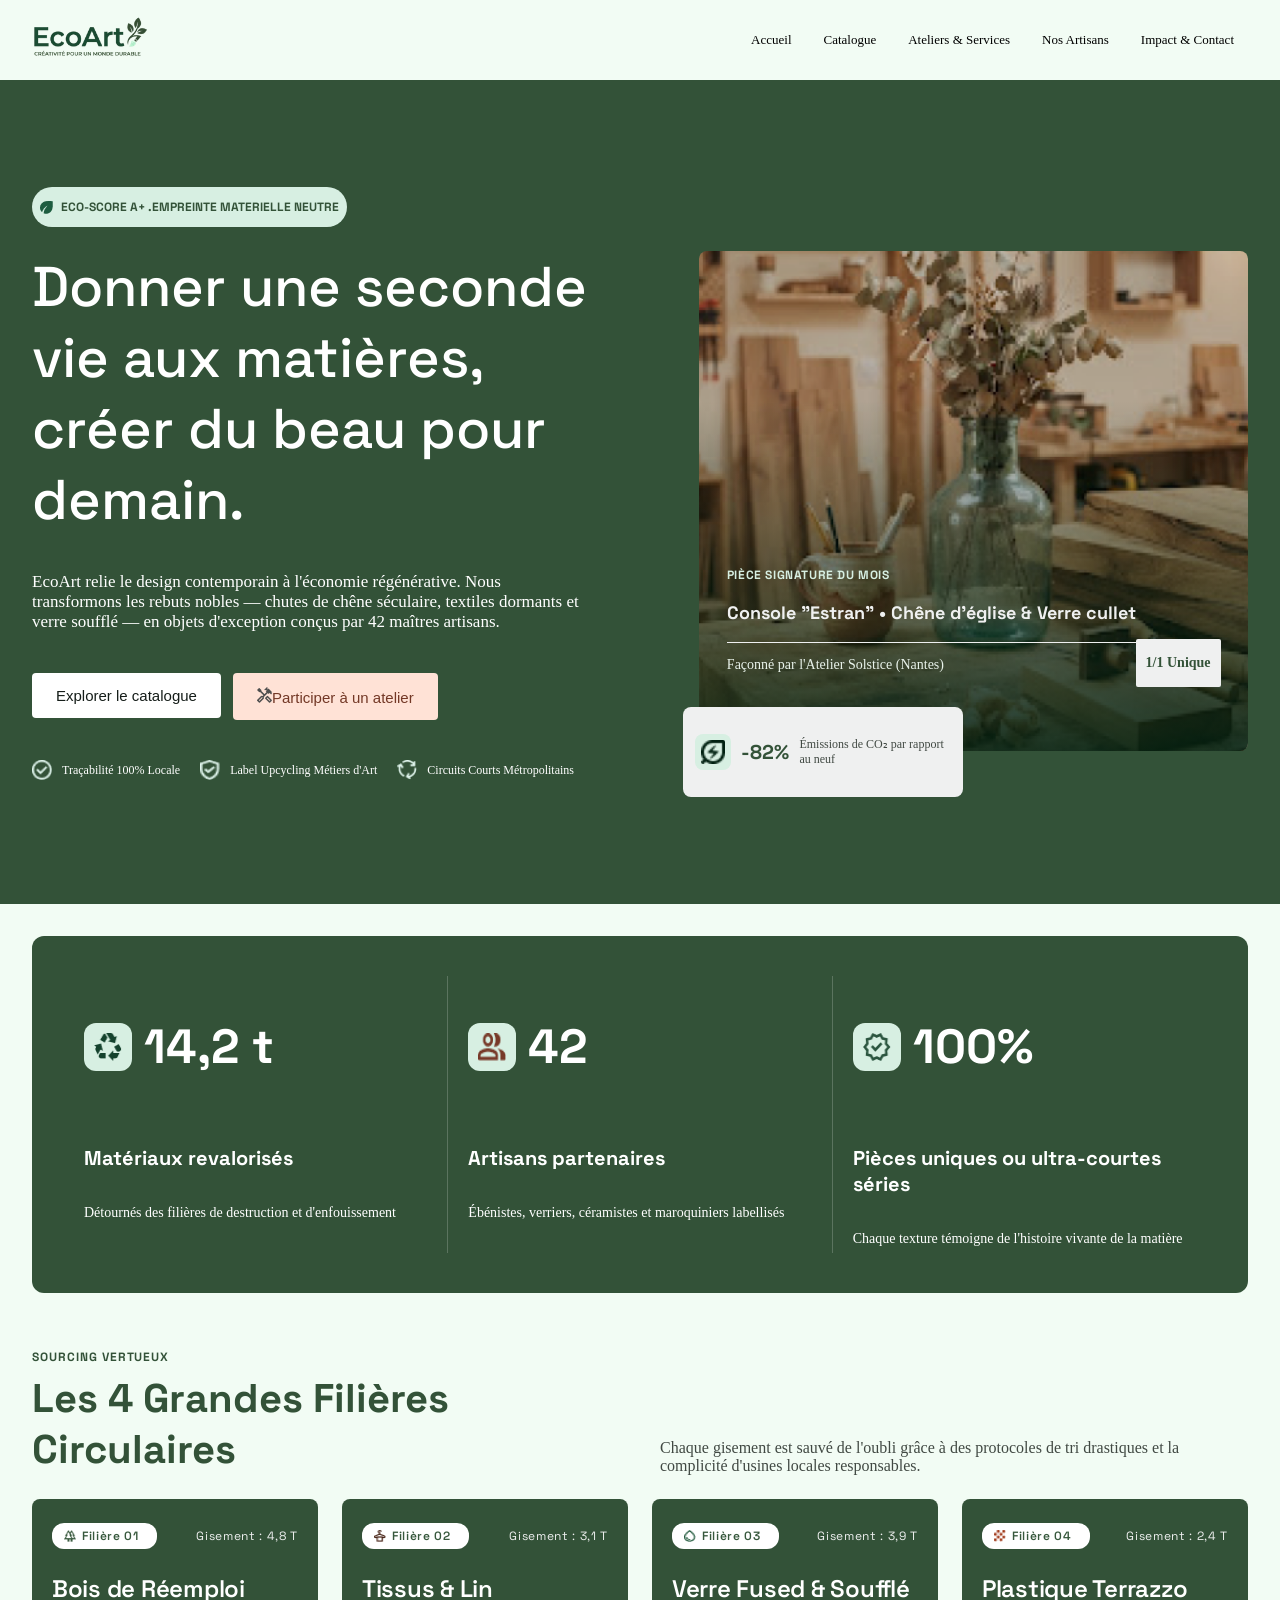
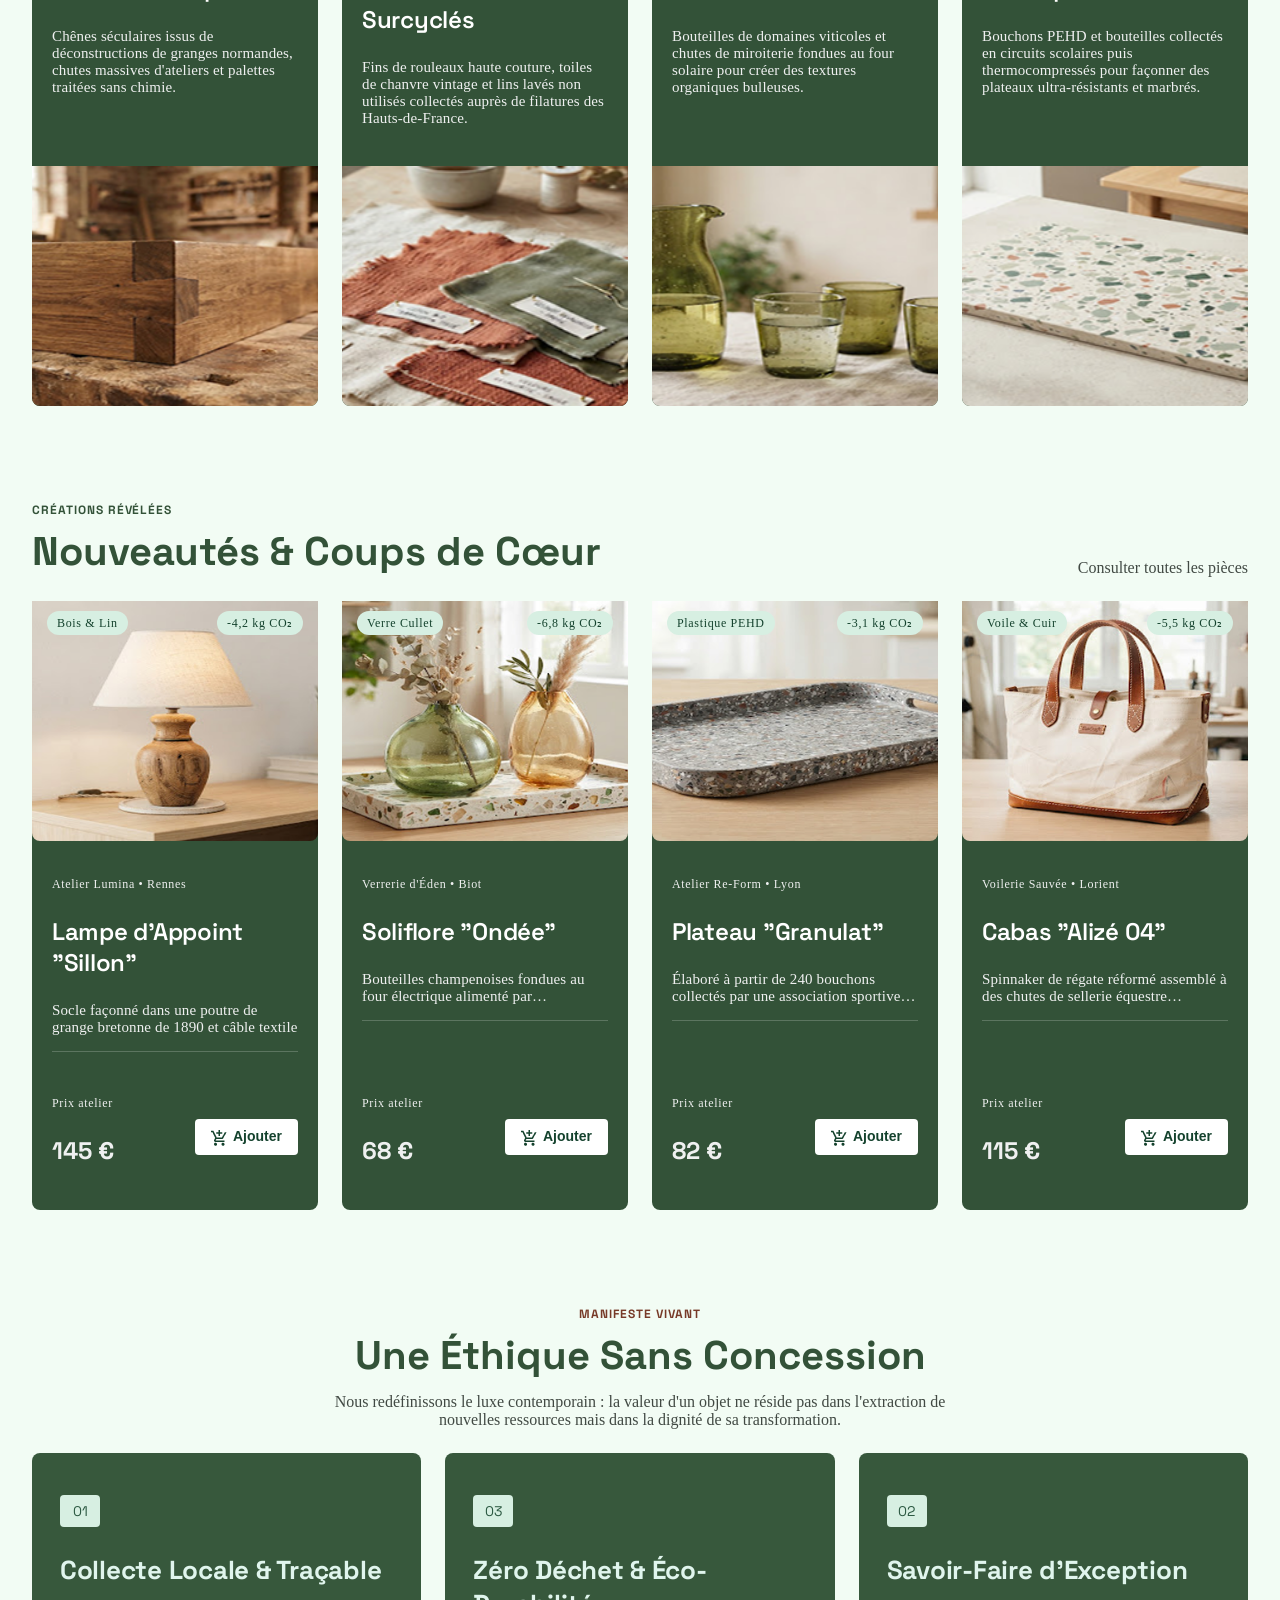
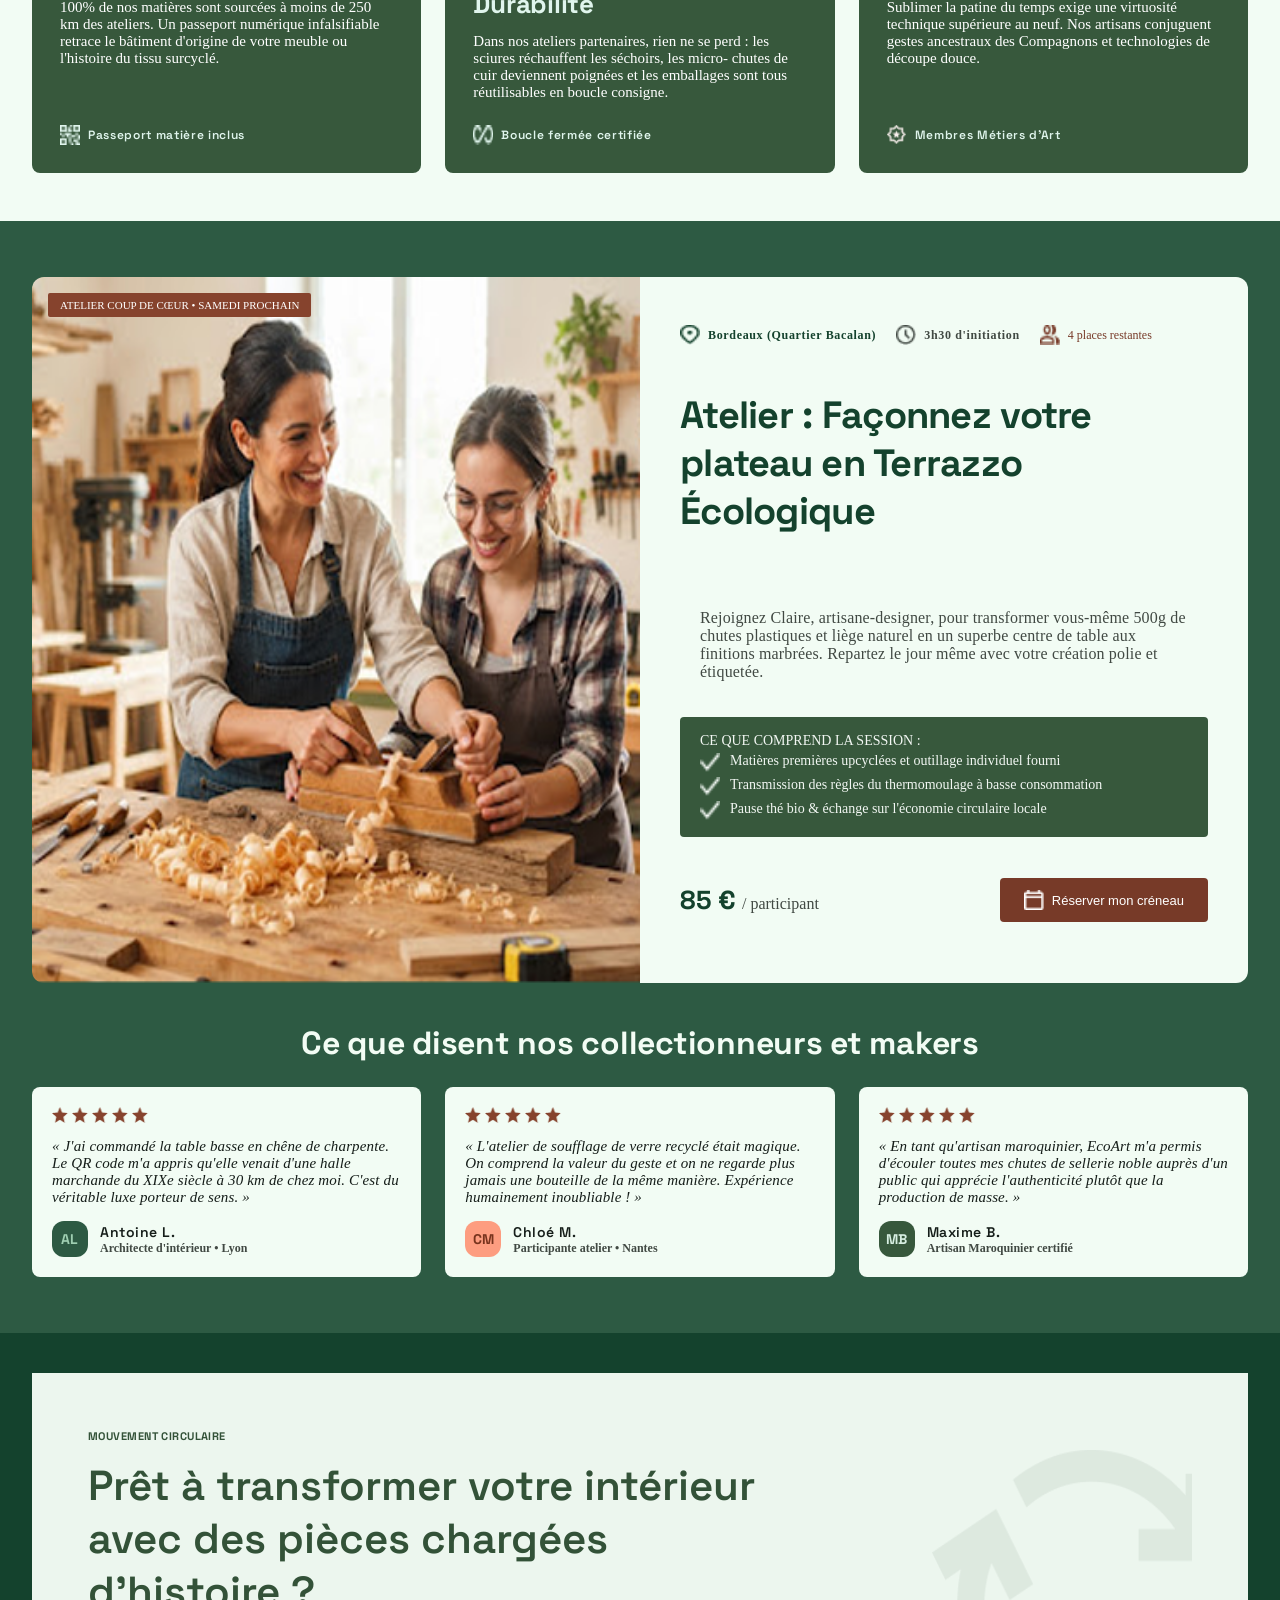
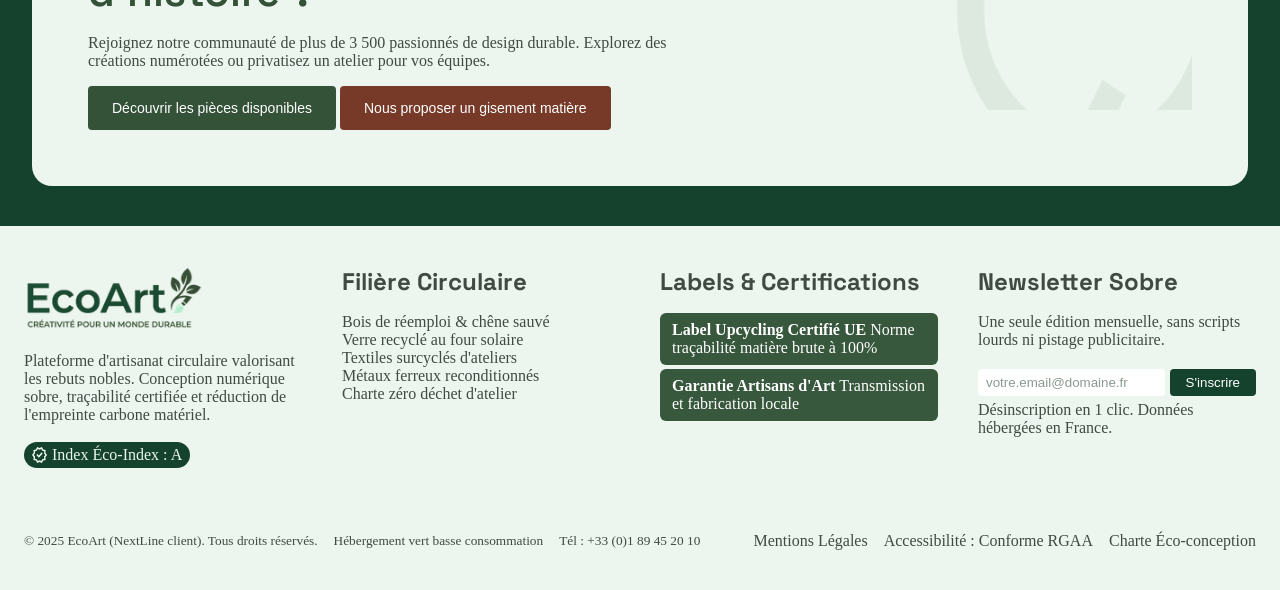
<file: index.html>
<!DOCTYPE html>
<html lang="fr">
<head>
    <meta charset="UTF-8">
    <meta name="viewport" content="width=device-width, initial-scale=1.0">
    <title>EcoArt</title>
    <link rel="icon" type="image/x-icon" href="./assets/icons/favicon.ico">
    <link rel="stylesheet" href="css/variables.css">
    <link rel="stylesheet" href="css/styles.css">
    <link rel="stylesheet" href="css/responsive.css">
    <link rel="preconnect" href="https://fonts.googleapis.com">
    <link rel="preconnect" href="https://fonts.gstatic.com" crossorigin>
    <link href="https://fonts.googleapis.com/css2?family=Space+Grotesk:wght@300..700&display=swap" rel="stylesheet">
    <link rel="preconnect" href="https://fonts.googleapis.com">
    <link rel="preconnect" href="https://fonts.gstatic.com" crossorigin>
    <link href="https://fonts.googleapis.com/css2?family=Atkinson+Hyperlegible+Next:ital,wght@0,200..800;1,200..800&family=Space+Grotesk:wght@300..700&display=swap" rel="stylesheet">
</head>
<body>
    <header class="header">
        <nav class="nav" >
            <a href="index.html" class="logo">
                <img src="./assets/images/LogoEcoArt.png" alt="EcoArt, retour à l'accueil">
            </a>

            <input type="checkbox" id="toggle" class="toggle" >
            <label for="toggle" class="burger" >
                <span class="bar"></span>
                <span class="bar"></span>
                <span class="bar"></span>
            </label>

            <ul class="items">
                <li><a class="item" href="index.html">Accueil</a></li>
                <li><a class="item" href="produits.html">Catalogue</a></li>
                <li><a class="item" href="services.html">Ateliers &amp; Services</a></li>
                <li><a class="item" href="artisans.html">Nos Artisans</a></li>
                <li><a class="item" href="contact.html">Impact &amp; Contact</a></li>
            </ul>
        </nav>
        <section class="header-section">
        <div class="div-eco"><img src="./assets/icons/war9a.png"><p>ECO-SCORE A+ .EMPREINTE MATERIELLE NEUTRE</p></div>
        <h1>Donner une seconde vie aux matières, créer du beau pour demain.</h1>
        <div class="header-img">
            <div class="header-conteneur">
                <img class="img-header" src="./assets/images/headerimg.png" alt="image d'une pièce de mobilier en bois et verre recyclé">
                <div class="div-h23"> 
                    <h2 class="h2-head">PIÈCE SIGNATURE DU MOIS</h2>
                    <h3 class="h3-head">Console "Estran" • Chêne d'église & Verre
                    cullet</h3>
                    <hr id="line-span">
                    <p>Façonné par l'Atelier Solstice (Nantes)</p>
                    <div class="unique">
                        <p>1/1 Unique</p>
                    </div>
                </div>
    
            </div>
            <div class="div-card-head">
                <img class="icon-fleur" alt="green leaf" src="./assets/icons/war9akhawya.png">
                <p class="phead">-82%</p>
                <p id="p-head">Émissions de CO₂ par
                rapport au neuf</p>
            </div>
        </div>
        <div >
            <p class="para-head">EcoArt relie le design contemporain à l'économie régénérative. Nous transformons les rebuts nobles — chutes de chêne séculaire, textiles dormants et verre soufflé — en objets d'exception conçus par 42 maîtres artisans.</p>
            
        </div>
        <section class="container-button">
            <div class="button-head">
            <button class="explorer" type="button" ><a href="produits.html">Explorer le catalogue</a></button>
            </div>
            <div class="button-head">
                <button class="participer" type="button"><img src="./assets/icons/cle.png" alt="icon de marteau et tournevis"><a href="services.html">Participer à un atelier</a></button>
            </div>
        </section>
        <div class="paragraphs-head">
            <div>
                <img src="./assets/icons/verified.png" alt="icon verifié"><p>Traçabilité 100% Locale</p>
            </div>
            <div>
                <img src="./assets/icons/verifie.png" alt="icon vérifié"><p>Label Upcycling Métiers d'Art</p>
            </div>
            <div>
                <img src="./assets/icons/recicle.png" alt="icon recyclage"><p>Circuits Courts Métropolitains</p>
            </div>
        </div>
    </section>
    <section class="card-info-section">
        <div class="card-info">
            <div>
                <img src="./assets/icons/reciclage.png" alt="icon recyclage">
                <p class="number">14,2 t</p>
            </div>
            
            <p class="text1">Matériaux revalorisés</p>
            <p class="text2">Détournés des filières de destruction et d'enfouissement</p>
        </div>
        <hr class="separation">
        <div class="card-info">
            <div>
                <img src="./assets/icons/contact.png" alt="icon contact">
                <p class="number">42</p>
            </div>
            <p  class="text1">Artisans partenaires</p>
            <p class="text2">Ébénistes, verriers, céramistes et maroquiniers labellisés</p>
        </div>
        <hr class="separation">
        <div class="card-info">
            <div>
                <img src="./assets/icons/check.png" alt="icon check">
                <p class="number">100%</p>
            </div>
            <p  class="text1">Pièces uniques ou ultra-courtes séries</p>
            <p class="text2">Chaque texture témoigne de l'histoire vivante de la matière</p>
        </div>
    </section>
    </header>
    <article>
        <div class="article-head">
            <h3 class="article-h">SOURCING VERTUEUX</h3>
            <h2 class="article-titre">Les 4 Grandes Filières Circulaires</h2>
            <p class="article-p">Chaque gisement est sauvé de l'oubli grâce à des protocoles de tri drastiques et la complicité d'usines locales responsables.</p>
        </div>
        <div class="cards-container">
            <div class="card1">
                <div class="card1-texte">
                    <div id="card1-texte-head">
                        <div class="card1-texte-head">
                            <img class="icon-card" src="./assets/icons/rajaaicon1.png" alt="icon bois de réemploi">
                            <p class="filiere">Filière 01</p>
                        </div>
                        <p class="gisement">Gisement : 4,8 T</p>
                    </div>
                    <h3 class="h3-texte-card">Bois de Réemploi</h3>
                    <p class="para-card">Chênes séculaires issus de
                    déconstructions de granges
                    normandes, chutes massives d'ateliers
                    et palettes traitées sans chimie.</p>
                </div>
                <img class="card-image" src="./assets/images/rajaa1.png" alt="">
            </div>
            <div class="card1">
                <div class="card1-texte">
                    <div id="card1-texte-head">
                        <div class="card1-texte-head">
                            <img class="icon-card" src="./assets/icons/rajaaicon2.png" alt="icon tissus et lin">
                            <p class="filiere">Filière 02</p>
                        </div>
                        <p class="gisement">Gisement : 3,1 T</p>
                    </div>
                    <h3 class="h3-texte-card">Tissus & Lin
Surcyclés</h3>
                    <p class="para-card">Fins de rouleaux haute couture, toiles
de chanvre vintage et lins lavés non
utilisés collectés auprès de filatures
des Hauts-de-France.</p>
                </div>
                <img class="card-image" src="./assets/images/rajaa2.png" alt="image de tissus et lin surcyclés">
            </div>
            <div class="card1">
                <div class="card1-texte">
                    <div id="card1-texte-head">
                        <div class="card1-texte-head">
                            <img class="icon-card" src="./assets/icons/rajaaicon3.png" alt="icon verre fused et soufflé">
                            <p class="filiere">Filière 03</p>
                        </div>
                        <p class="gisement">Gisement : 3,9 T</p>
                    </div>
                    <h3 class="h3-texte-card">Verre Fused & Soufflé</h3>
                    <p class="para-card">Bouteilles de domaines viticoles et
chutes de miroiterie fondues au four
solaire pour créer des textures
organiques bulleuses.</p>
                </div>
                <img class="card-image" src="./assets/images/rajaa3.png" alt="image de verre fused et soufflé">
            </div>
            <div class="card1">
                <div class="card1-texte">
                    <div id="card1-texte-head">
                        <div class="card1-texte-head">
                            <img class="icon-card" src="./assets/icons/rajaaicon4.png" alt="icon plastique terrazzo">
                            <p class="filiere">Filière 04</p>
                        </div>
                        <p class="gisement">Gisement : 2,4 T</p>
                    </div>
                    <h3 class="h3-texte-card">Plastique Terrazzo</h3>
                    <p class="para-card">Bouchons PEHD et bouteilles
collectés en circuits scolaires puis
thermocompressés pour façonner des
plateaux ultra-résistants et marbrés.</p>
                </div>
                <img class="card-image" src="./assets/images/rajaa4.png" alt="image de plastique terrazzo">
            </div>
        </div>
    </article>

    <article>
        <div class="article-head">
            <h3 class="article-h">CRÉATIONS RÉVÉLÉES</h3>
            <h2 class="article-titre">Nouveautés &
 Coups de Cœur</h2>
            <p class="article-p"><a href="produits.html">Consulter toutes les pièces</a></p>
        </div>
        <div class="cards-container">
            <div class="card1">
                <div>
                    <div class="bois-container">
                        <div class="bois  bois1">
                        <p>Bois & Lin</p>
                        </div>
                        <div class="bois bois2">
                            <p>-4,2 kg CO₂</p>
                        </div>
                    </div>
                    <img class="card-image second-cards" src="./assets/images/rajaa5.png" alt=" image de lampe d'appoint en bois et lin">
                </div>
                <div class="card1-texte">
                    <p class="second-cards-text">Atelier Lumina • Rennes</p>
                    <h3 class="h3-texte-card">Lampe d'Appoint "Sillon"</h3>
                    <p class="para-card">Socle façonné dans une poutre de
grange bretonne de 1890 et câble textile</p>
                        <hr class="price-line-card">
                </div>
                <div class="price-card">
                    <div class="price-somme">
                        <p class="price-prix">Prix atelier</p>
                        <p class="taman">145 €</p>
                    </div>
                    <button class="button-price-card" >
                        <img alt="icon" src="./assets/icons/second1.png"><a href="produits.html">Ajouter</a>
                    </button>
                </div>
            </div>
            <div class="card1">
                <div>
                    <div class="bois-container">
                        <div class="bois  bois1">
                        <p>Verre Cullet</p>
                        </div>
                        <div class="bois bois2">
                            <p>-6,8 kg CO₂</p>
                        </div>
                    </div>
                    <img class="card-image second-cards" src="./assets/images/rajaa6.png" alt="image de verre fused et soufflé">
                </div>
                <div class="card1-texte">
                    <p class="second-cards-text">Verrerie d'Éden • Biot</p>
                    <h3 class="h3-texte-card">Soliflore "Ondée"</h3>
                    <p class="para-card">Bouteilles champenoises fondues au
four électrique alimenté par…</p>
                        <hr class="price-line-card">
                </div>
                <div class="price-card">
                    <div class="price-somme">
                        <p class="price-prix">Prix atelier</p>
                        <p class="taman">68 €</p>
                    </div>
                    <button class="button-price-card" >
                        <img alt="icon" src="./assets/icons/second1.png"><a href="produits.html">Ajouter</a>
                    </button>
                </div>
            </div>
            <div class="card1">
                <div>
                    <div class="bois-container">
                        <div class="bois  bois1">
                        <p>Plastique PEHD</p>
                        </div>
                        <div class="bois bois2">
                            <p>-3,1 kg CO₂</p>
                        </div>
                    </div>
                    <img class="card-image second-cards" src="./assets/images/rajaa7.png" alt="image de plastique PEHD">
                </div>
                <div class="card1-texte">
                    <p class="second-cards-text">Atelier Re-Form • Lyon</p>
                    <h3 class="h3-texte-card">Plateau "Granulat"</h3>
                    <p class="para-card">Élaboré à partir de 240 bouchons
collectés par une association sportive…</p>
                        <hr class="price-line-card">
                </div>
                <div class="price-card">
                    <div class="price-somme">
                        <p class="price-prix">Prix atelier</p>
                        <p class="taman">82 €</p>
                    </div>
                    <button class="button-price-card" >
                        <img alt="icon" src="./assets/icons/second1.png"><a href="produits.html">Ajouter</a>
                    </button>
                </div>
            </div>
            <div class="card1">
                <div>
                    <div class="bois-container">
                        <div class="bois  bois1">
                        <p>Voile & Cuir</p>
                        </div>
                        <div class="bois bois2">
                            <p>-5,5 kg CO₂</p>
                        </div>
                    </div>
                    <img class="card-image second-cards" src="./assets/images/sac.png" alt="image de voile et cuir surcyclés">
                </div>
                <div class="card1-texte">
                    <p class="second-cards-text">Voilerie Sauvée • Lorient</p>
                    <h3 class="h3-texte-card">Cabas "Alizé 04"</h3>
                    <p class="para-card">Spinnaker de régate réformé assemblé à
des chutes de sellerie équestre…</p>
                        <hr class="price-line-card">
                </div>
                <div class="price-card">
                    <div class="price-somme">
                        <p class="price-prix">Prix atelier</p>
                        <p class="taman">115 €</p>
                    </div>
                    <button class="button-price-card" >
                        <img alt="icon" src="./assets/icons/second1.png"><a href="produits.html">Ajouter</a>
                    </button>
                </div>
            </div>
        </div>
    </article>
    <section>
        <div class="article-head">
            <h3 class="article-h">MANIFESTE VIVANT</h3>
            <h2 class="article-titre">Une Éthique 
Sans Concession</h2>
            <p class="article-p">Nous redéfinissons le luxe contemporain :
 la valeur d'un objet ne réside pas dans l'extraction
de nouvelles ressources mais dans la
dignité de sa transformation.</p>
        </div>
        <article class="article-cards-second">
            <div class="card-second">
                <div class="text-card-second">
                    <div class="second-nombre-cont">
                        <p class="second-card-nombre">01</p>
                    </div>
                    <p class="second-card-title">Collecte Locale & Traçable</p>
                    <p class="second-card-paragra">100% de nos matières sont sourcées à moins
de 250 km des ateliers. Un passeport
numérique infalsifiable retrace le bâtiment
d'origine de votre meuble ou l'histoire du tissu surcyclé.</p>
                </div>
                <div class="foot-card-second">
                    <img src="./assets/icons/passport.png" alt="icon Qr code">
                    <p>Passeport matière inclus</p>
                </div>
            </div>
            <div class="card-second">
                <div class="text-card-second">
                    <div class="second-nombre-cont">
                        <p class="second-card-nombre">03</p>
                    </div>
                    <p class="second-card-title">Zéro Déchet & Éco-
Durabilité</p>
                    <p class="second-card-paragra">Dans nos ateliers partenaires, rien ne se perd :
les sciures réchauffent les séchoirs, les micro-
chutes de cuir deviennent poignées et les
emballages sont tous réutilisables en boucle
consigne.</p>
                </div>
                <div class="foot-card-second">
                    <img src="./assets/icons/infini.png" alt="icon boucle infinie">
                    <p>Boucle fermée certifiée</p>
                </div>
            </div>
            <div class="card-second">
                <div class="text-card-second">
                    <div class="second-nombre-cont">
                        <p class="second-card-nombre">02</p>
                    </div>
                    <p class="second-card-title">Savoir-Faire d'Exception</p>
                    <p class="second-card-paragra">Sublimer la patine du temps exige une
virtuosité technique supérieure au neuf. Nos
artisans conjuguent gestes ancestraux des
Compagnons et technologies de découpe
douce.</p>
                </div>
                <div class="foot-card-second">
                    <img src="./assets/icons/njma.png" alt="icon membres des métiers d'art">
                    <p>Membres Métiers d'Art</p>
                </div>
            </div>
        </article>
    </section>
    <section class="atelier-cont">
        <div class="img-atelier">
            <img class="atelier-image-img" src="./assets/images/rajaa9.png" alt="image d'un atelier de création de plateau en terrazzo écologique">
            <p class="img-para-atelier">ATELIER COUP DE CŒUR • SAMEDI PROCHAIN</p>
        </div>
        <div class="text-atelier-div">
            <div class="text-atelier1">
                <div class="p1-at-div">
                    <img src="./assets/icons/place.png" alt="icon place">
                    <p class="p1-at">Bordeaux (Quartier Bacalan)</p>
                </div>
                <div class="p1-at-div">
                    <img src="./assets/icons/time.png" alt="icon horloge">
                    <p class="p2-at">3h30 d'initiation</p>
                </div>
                <div class="p1-at-div">
                    <img src="./assets/icons/person.png" alt="icon personne">
                    <p class="p3-at">4 places restantes</p>
                </div>
            </div>
            <div class="text-atelier2">
                <p>Atelier : Façonnez votre 
plateau en Terrazzo 
Écologique</p>
            </div>
            <div class="text-atelier3">
                <p>Rejoignez Claire, artisane-designer, pour transformer vous-même 500g de
chutes plastiques et liège naturel en un superbe centre de table aux
finitions marbrées. Repartez le jour même avec votre création polie et
étiquetée.</p>
            </div>
            <div class="text-atelier4">
                <p>CE QUE COMPREND LA SESSION :</p>
                <div>
                    <img src="./assets/icons/Container.png" alt="icon check">
                    <p>Matières premières upcyclées et outillage individuel fourni</p>
                </div>
                <div>
                    <img src="./assets/icons/Container.png" alt="icon check">
                    <p>Transmission des règles du thermomoulage à basse consommation</p>
                </div>
                <div>
                    <img src="./assets/icons/Container.png" alt="icon check">
                    <p>Pause thé bio & échange sur l'économie circulaire locale</p>
                </div>
            </div>
            <div class="text-atelier5">
                <div class="at5-division">
                    <p class="at5-division-p">85 €</p>
                    <p class="at5-division-p2">/ participant</p>
                </div>
                <button type="button" ">
                    <img src="./assets/icons/reserv.png" alt="icon reservation">
                    <p><a href="services.html">Réserver mon créneau</a></p>
                </button>
            </div>
        </div>
    </section>
    <section id="makers">
        <p class="makers">
            Ce que disent nos
collectionneurs et makers
        </p>
        <div class="cards-makers">
            <div class="card-make">
                <div class="etoile-div">
                    <img src="./assets/icons/najm.png" alt="icon étoile">
                    <img src="./assets/icons/najm.png" alt="icon étoile">
                    <img src="./assets/icons/najm.png" alt="icon étoile">
                    <img src="./assets/icons/najm.png" alt="icon étoile">
                    <img src="./assets/icons/najm.png" alt="icon étoile">
                </div>
                <p class="etoile-para">
                    « J'ai commandé la table basse en chêne de
charpente. Le QR code m'a appris qu'elle venait d'une
halle marchande du XIXe siècle à 30 km de chez moi.
C'est du véritable luxe porteur de sens. »
                </p>
                <div class="etoile-foot">
                    <p class="al">AL</p>
                    <div class="antoine">
                        <p class="ant-p1">Antoine L.</p>
                        <p class="ant-p2">Architecte d'intérieur • Lyon</p>
                    </div>
                </div>
            </div>
            <div class="card-make">
                <div class="etoile-div">
                    <img src="./assets/icons/najm.png" alt="icon étoile">
                    <img src="./assets/icons/najm.png" alt="icon étoile">
                    <img src="./assets/icons/najm.png" alt="icon étoile">
                    <img src="./assets/icons/najm.png" alt="icon étoile">
                    <img src="./assets/icons/najm.png" alt="icon étoile">
                </div>
                <p class="etoile-para">
                    « L'atelier de soufflage de verre recyclé
était magique.
On comprend la valeur du geste et on
ne regarde plus
jamais une bouteille de la même
manière. Expérience
humainement inoubliable ! »
                </p>
                <div class="etoile-foot">
                    <p class="al al2">CM</p>
                    <div class="antoine">
                        <p class="ant-p1">Chloé M.</p>
                        <p class="ant-p2">Participante atelier • Nantes</p>
                    </div>
                </div>
            </div>
            <div class="card-make">
                <div class="etoile-div">
                    <img src="./assets/icons/najm.png" alt="icon étoile">
                    <img src="./assets/icons/najm.png" alt="icon étoile">
                    <img src="./assets/icons/najm.png" alt="icon étoile">
                    <img src="./assets/icons/najm.png" alt="icon étoile">
                    <img src="./assets/icons/najm.png" alt="icon étoile">
                </div>
                <p class="etoile-para">
                    « En tant qu'artisan maroquinier,
EcoArt m'a permis
d'écouler toutes mes chutes de sellerie
noble auprès
d'un public qui apprécie l'authenticité
plutôt que la
production de masse. »
                </p>
                <div class="etoile-foot">
                    <p class="al al3">MB</p>
                    <div class="antoine">
                        <p class="ant-p1">Maxime B.</p>
                        <p class="ant-p2">Artisan Maroquinier certifié</p>
                    </div>
                </div>
            </div>
        </div>
    </section>

    <section class="cta">
        <img class="cta-deco" src="./assets/icons/Icon(14).png" alt="circular movement icon representing circular economy">
        <h2 class="cta-titre">Prêt à transformer votre intérieur avec des pièces chargées d'histoire ?</h2>
        <p class="cta-para">Rejoignez notre communauté de plus de 3 500 passionnés de design durable. Explorez des créations numérotées ou privatisez un atelier pour vos équipes.</p>
        <p class="cta-label">MOUVEMENT CIRCULAIRE</p>
        <div class="buttons-cont">
            <button class="cta-btn1" type="button" >
                <a href="produits.html">Découvrir les pièces disponibles</a>
            </button>
            <button class="cta-btn2" type="button">
                <a href="contact.html">Nous proposer un gisement matière</a>
            </button>
        </div>
    </section>
    <footer>
        <div class="container">
            <div class="brand">
                <a href="index.html" class="footer-logo">
                    <img src="assets/images/LogoEcoArt.png" alt="EcoArt, créativité pour un monde durable">
                </a>
                <div class="index-eco">
                    <p>Plateforme d'artisanat circulaire valorisant
                        les rebuts nobles. Conception numérique
                        sobre, traçabilité certifiée et réduction de
                        l'empreinte carbone matériel.</p>
                    <div class="tag">
                        <svg width="14" height="14" viewBox="0 0 14 14" fill="none" xmlns="http://www.w3.org/2000/svg">
                            <path
                                d="M4.56252 14L3.42189 11.8667L1.2607 11.3333L1.47081 8.86667L0 7L1.47081 5.13333L1.2607 2.66667L3.42189 2.13333L4.56252 0L6.60365 0.966667L8.64478 0L9.78541 2.13333L11.9466 2.66667L11.7365 5.13333L13.2073 7L11.7365 8.86667L11.9466 11.3333L9.78541 11.8667L8.64478 14L6.60365 13.0333L4.56252 14ZM5.0728 12.3L6.60365 11.5667L8.16451 12.3L9.00498 10.7L10.6559 10.2667L10.5058 8.4L11.6164 7L10.5058 5.56667L10.6559 3.7L9.00498 3.3L8.13449 1.7L6.60365 2.43333L5.04279 1.7L4.20232 3.3L2.55141 3.7L2.70149 5.56667L1.59088 7L2.70149 8.4L2.55141 10.3L4.20232 10.7L5.0728 12.3ZM5.9733 9.36667L9.36517 5.6L8.52471 4.63333L5.9733 7.46667L4.68259 6.06667L3.84212 7L5.9733 9.36667Z"
                                fill="#ECF6EE" />
                        </svg>
                        <span class="text">Index Éco-Index : A</span>
                    </div>
                </div>
            </div>
            <div class="filiere-circulaire">
                <h2>Filière Circulaire</h2>
                <ul>
                    <li><a  href="produits.html">Bois de réemploi &amp; chêne sauvé</a></li>
                    <li><a  href="produits.html">Verre recyclé au four solaire</a></li>
                    <li><a  href="produits.html">Textiles surcyclés d'ateliers</a></li>
                    <li><a  href="produits.html">Métaux ferreux reconditionnés</a></li>
                    <li><a  href="contact.html">Charte zéro déchet d'atelier</a></li>
                </ul>
            </div>
            <div class="labels-certifications">
                <h2>Labels &amp; Certifications</h2>
                <ul class="labels">
                    <li class="label-card">
                        <a class="byad" href="contact.html">
                            <strong>Label Upcycling Certifié UE</strong>
                            <span>Norme traçabilité matière brute à 100%</span>
                        </a>
                    </li>
                    <li class="label-card">
                        <a class="byad" href="artisans.html">
                            <strong>Garantie Artisans d'Art</strong>
                            <span>Transmission et fabrication locale</span>
                        </a>
                    </li>
                </ul>
            </div>
            <div class="newsletter">
                <h2>Newsletter Sobre</h2>
                <p>Une seule édition mensuelle, sans scripts
                    lourds ni pistage publicitaire.</p>
                <form action="#">
                    <input type="email" id="email" name="email" placeholder="votre.email@domaine.fr"
                        aria-label="Votre adresse e-mail" required>
                    <button type="submit" class="btn">S'inscrire</button>
                </form>
                <p class="newsletter-note">Désinscription en 1 clic. Données hébergées
                    en France.</p>
            </div>
            <div class="credits">
                <div class="credits-info">
                    <small>© 2025 EcoArt (NextLine client). Tous droits réservés.</small>
                    <small class="A">Hébergement vert basse consommation</small>
                    <small class="A"><a href="tel:+33189452010">Tél : +33 (0)1 89 45 20 10</a></small>
                </div>
                <ul class="credits-links">
                    <li><a  href="#">Mentions Légales</a></li>
                    <li><a href="#">Accessibilité : Conforme RGAA</a></li>
                    <li><a  href="#">Charte Éco-conception</a></li>
                </ul>
            </div>
        </div>
    </footer>
</body>
</html>
</file>
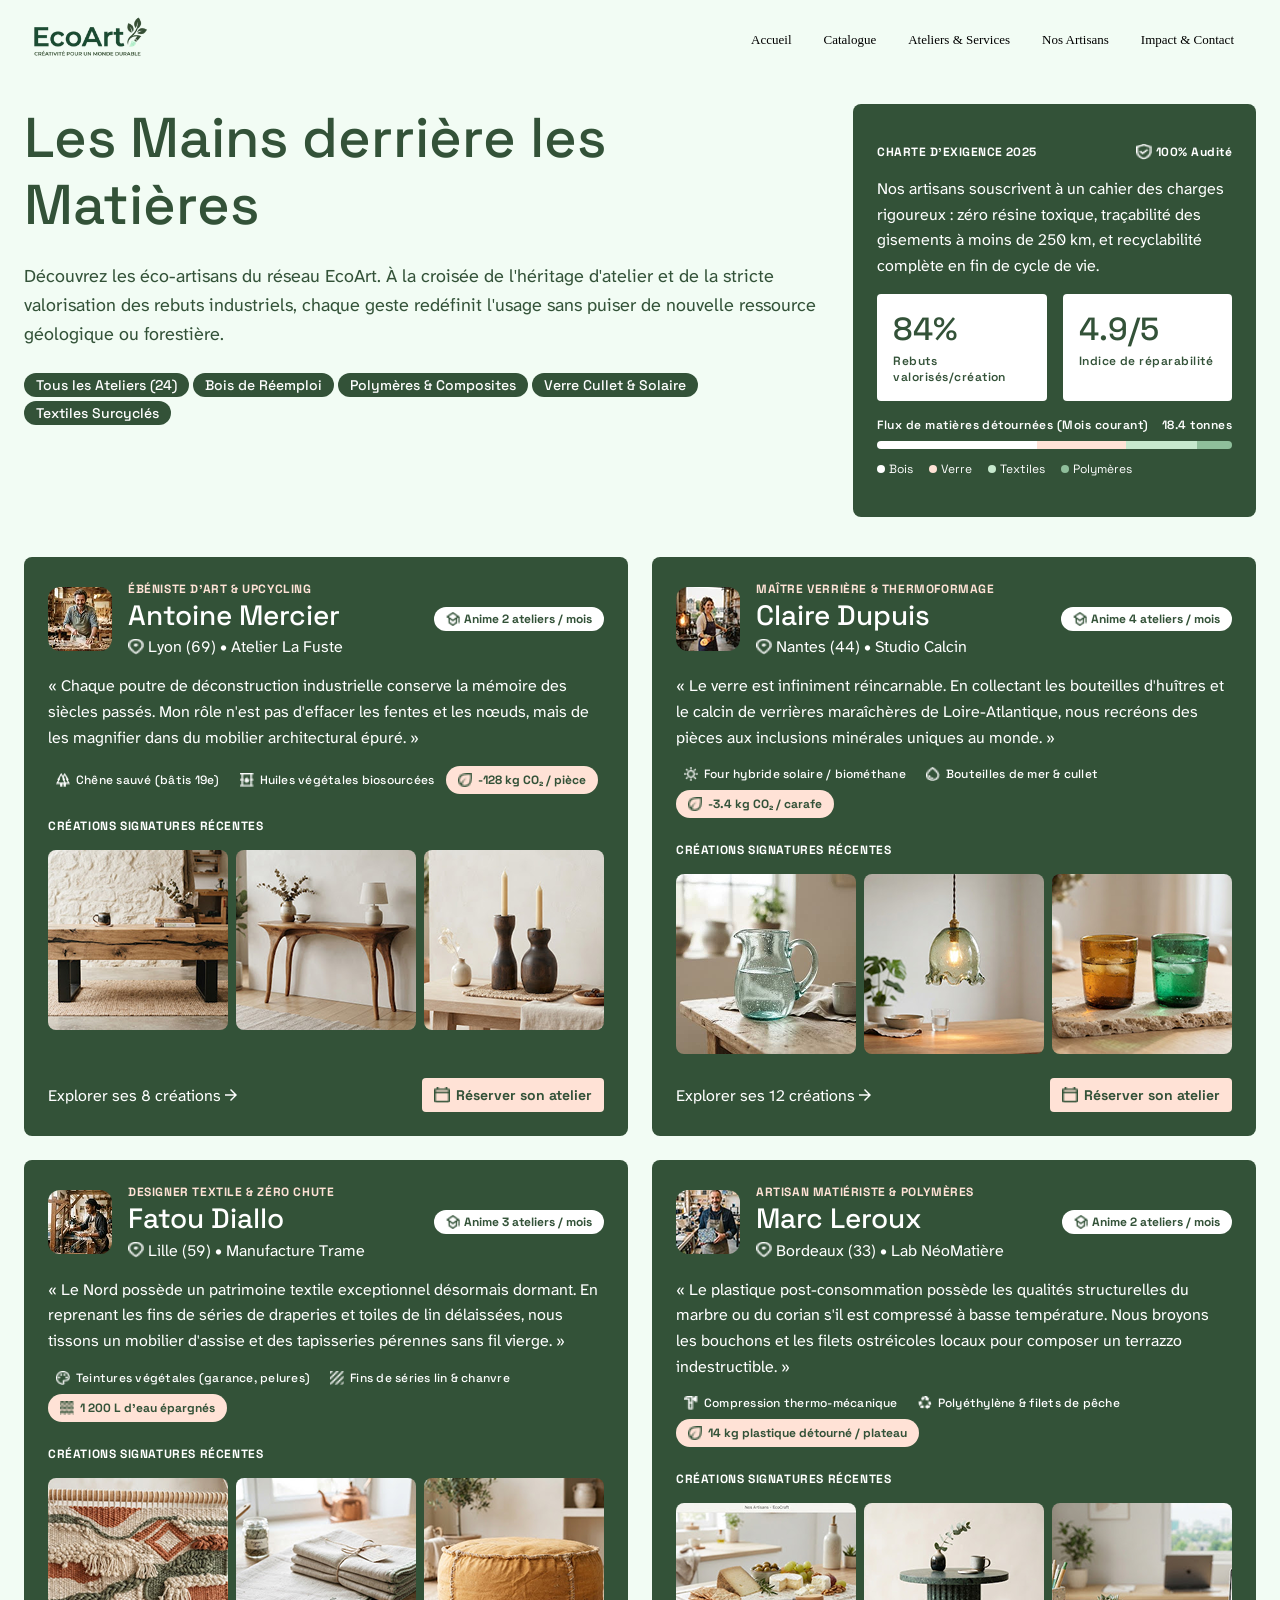
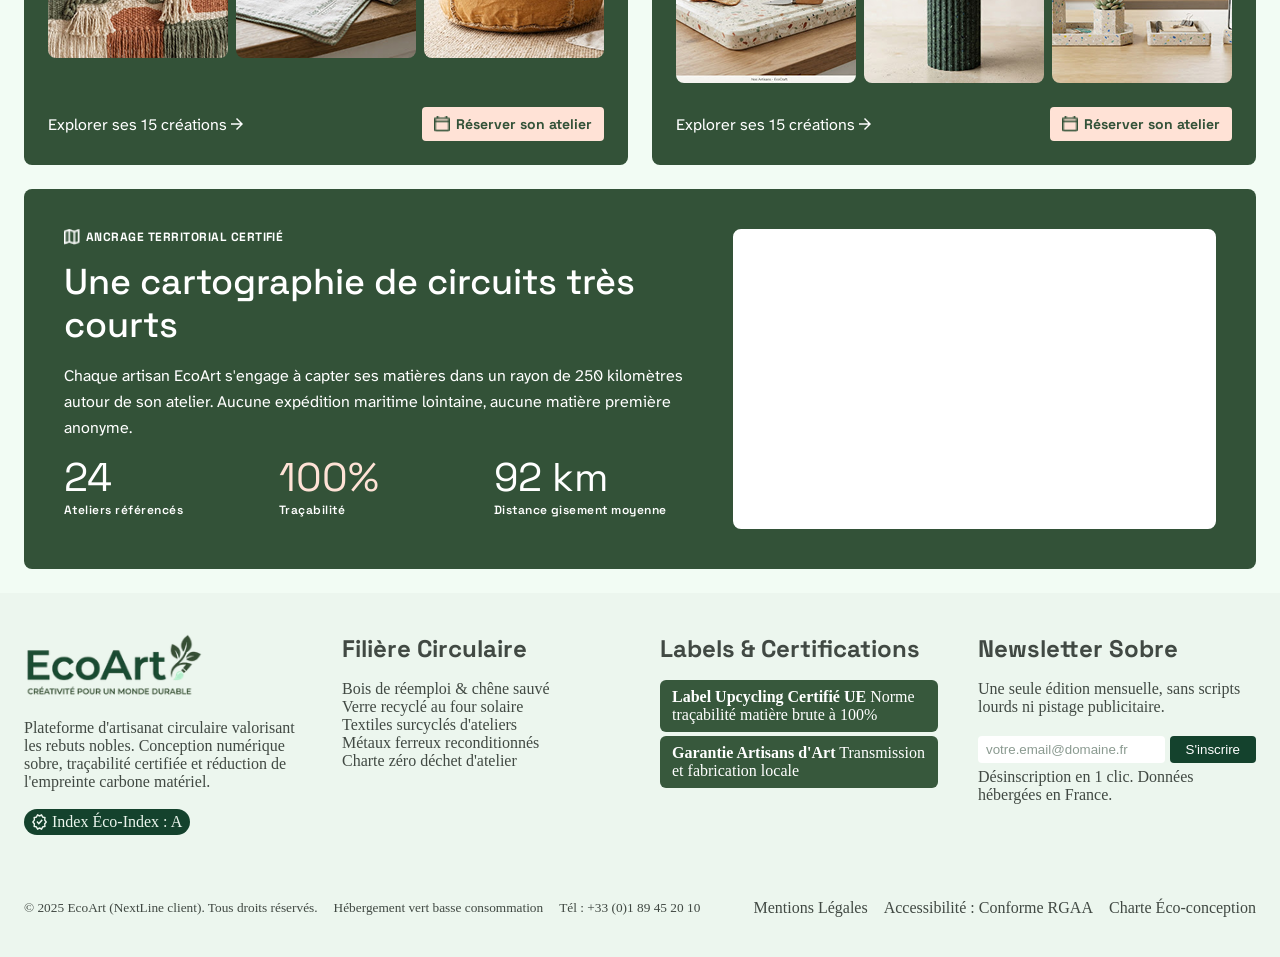
<file: artisans.html>
<!DOCTYPE html>
<html lang="fr">

<head>
    <meta charset="UTF-8">
    <meta name="viewport" content="width=device-width, initial-scale=1.0">
    <link rel="icon" type="image/x-icon" href="./assets/icons/favicon.ico">
    <link rel="stylesheet" href="css/styles.css">
    <link rel="stylesheet" href="css/variables.css">
    <link rel="stylesheet" href="./css/responsive.css">
    <link rel="preconnect" href="https://fonts.googleapis.com">
<link rel="preconnect" href="https://fonts.gstatic.com" crossorigin>
<link href="https://fonts.googleapis.com/css2?family=Space+Grotesk:wght@300..700&display=swap" rel="stylesheet">
<link rel="preconnect" href="https://fonts.googleapis.com">
<link rel="preconnect" href="https://fonts.gstatic.com" crossorigin>
<link href="https://fonts.googleapis.com/css2?family=Atkinson+Hyperlegible+Next:ital,wght@0,200..800;1,200..800&family=Space+Grotesk:wght@300..700&display=swap" rel="stylesheet">
    <title>Nos Artisans - EcoArt</title>
</head>

<body>
     <header class="header">
        <nav class="nav" >
            <a href="index.html" class="logo">
                <img src="./assets/images/LogoEcoArt.png" alt="EcoArt, retour à l'accueil">
            </a>

            <input type="checkbox" id="toggle" class="toggle" >
            <label for="toggle" class="burger" >
                <span class="bar"></span>
                <span class="bar"></span>
                <span class="bar"></span>
            </label>

            <ul class="items">
                <li><a class="item" href="index.html">Accueil</a></li>
                <li><a class="item" href="produits.html">Catalogue</a></li>
                <li><a class="item" href="services.html">Ateliers & Services</a></li>
                <li><a class="item" href="artisans.html" aria-current="page">Nos Artisans</a></li>
                <li><a class="item" href="contact.html">Impact & Contact</a></li>
            </ul>
        </nav>
        
    </header>
    <main>
        <div class="container">
            <div class="uppersection">
                <div class="front-left">
                    <div class="title">
                        <h1>Les Mains derrière les
                            Matières</h1>
                        <p>Découvrez les éco-artisans du réseau EcoArt. À la croisée de l'héritage d'atelier et de la
                            stricte
                            valorisation des rebuts industriels, chaque geste redéfinit l'usage sans puiser de nouvelle
                            ressource géologique ou forestière.</p>
                    </div>
                    <div class="choices">
                        <ul>
                            <li><a class="byad" href="#artisans-list">Tous les Ateliers (24)</a></li>
                            <li><a class="byad" href="#artisan-bois">Bois de Réemploi</a></li>
                            <li><a class="byad" href="#artisan-polymeres">Polymères & Composites</a></li>
                            <li><a class="byad" href="#artisan-verre">Verre Cullet & Solaire</a></li>
                            <li><a class="byad" href="#artisan-textile">Textiles Surcyclés</a></li>
                        </ul>
                    </div>
                </div>
                <div class="front-right">
                    <div class="charte-top">
                        <small>CHARTE D'EXIGENCE 2025</small>
                        <div class="audit">
                            <img src="assets/icons/sheald.png" alt="shield icon">
                            <small>100% Audité</small>
                        </div>
                    </div>
                    <p>Nos artisans souscrivent à un cahier des charges rigoureux
                        : zéro résine toxique, traçabilité des gisements à moins de
                        250 km, et recyclabilité complète en fin de cycle de vie.</p>
                    <div class="percent">
                        <div>
                            <big>84%</big>
                            <small>Rebuts valorisés/création</small>
                        </div>
                        <div>
                            <big>4.9/5</big>
                            <small>Indice de réparabilité</small>
                        </div>
                    </div>
                    <div class="chart-line">
                        <div class="chart-top">
                            <small>Flux de matières détournées (Mois courant)</small>
                            <small>18.4 tonnes</small>
                        </div>
                        <div class="flow-bar">
                            <div class="box1"></div>
                            <div class="box2"></div>
                            <div class="box3"></div>
                            <div class="box4"></div>
                        </div>
                        <ul>
                            <li class="dot1">Bois</li>
                            <li class="dot2">Verre</li>
                            <li class="dot3">Textiles</li>
                            <li class="dot4">Polymères</li>
                        </ul>
                    </div>
                </div>
                <div class="artisans-list" id="artisans-list">
                    <div class="cards">
                        <div class="card card1" id="artisan-bois">
                            <div class="card-top">
                                <div class="headcard">
                                    <img src="assets/images/woodworker.png" alt="woodworker artisan Antoine Mercier">
                                    <div class="right">
                                        <small>ÉBÉNISTE D'ART & UPCYCLING</small>
                                        <h2>Antoine Mercier</h2>
                                        <div class="location">
                                            <img src="assets/icons/mapselectionicon.png" alt="selectionicon icon ">
                                            <span>Lyon (69) • Atelier La Fuste</span>
                                        </div>
                                    </div>
                                </div>
                                <div class="smalltitle">
                                    <img src="assets/icons/craduationgapicon.png" alt="icone graduation cap">
                                    <span>Anime 2 ateliers / mois</span>
                                </div>
                            </div>
                            <p>« Chaque poutre de déconstruction industrielle conserve la mémoire des
                                siècles passés. Mon rôle n'est pas d'effacer les fentes et les nœuds, mais de
                                les magnifier dans du mobilier architectural épuré. »</p>
                            <div class="details">
                                <div class="badge">
                                    <img src="assets/icons/treelineicon.png" alt="arbres icon">
                                    <span>Chêne sauvé (bâtis 19e)</span>
                                </div>
                                <div class="badge">
                                    <img src="assets/icons/oilcontainericon.png" alt="huile icon">
                                    <span>Huiles végétales biosourcées</span>
                                </div>
                                <div class="eco-pill">
                                    <img src="assets/icons/leaficon.png" alt="feuille icon">
                                    <span>-128 kg CO₂ / pièce</span>
                                </div>
                            </div>
                            <small class="gallery-title">CRÉATIONS SIGNATURES RÉCENTES</small>
                            <div class="products">
                                <a href="produits.html"><img src="assets/images/woodtable.png" alt="table en bois"></a>
                                <a href="produits.html"><img src="assets/images/fourlegstable.png" alt="table à quatre pieds"></a>
                                <a href="produits.html"><img src="assets/images/candles.png" alt="bougies"></a>
                            </div>
                            <div class="card-footer">
                                <a class="byad" href="produits.html" class="explore">
                                    <span>Explorer ses 8 créations</span>
                                    <img src="assets/icons/arrowicon.png" alt="flèche icon">
                                </a>
                                <button type="button" onclick="location.href='services.html'">
                                    <img src="assets/icons/sechadualeicon.png" alt="schedule icon">
                                    Réserver son atelier
                                </button>
                            </div>
                        </div>

                        <div class="card card2" id="artisan-verre">
                            <div class="card-top">
                                <div class="headcard">
                                    <img src="assets/images/glassworker.png" alt="glassworker artisan Claire Dupuis">
                                    <div class="right">
                                        <small>MAÎTRE VERRIÈRE & THERMOFORMAGE</small>
                                        <h2>Claire Dupuis</h2>
                                        <div class="location">
                                            <img src="assets/icons/mapselectionicon.png" alt="position icon">
                                            <span>Nantes (44) • Studio Calcin</span>
                                        </div>
                                    </div>
                                </div>
                                <div class="smalltitle">
                                    <img src="assets/icons/craduationgapicon.png" alt="graduation cap icon">
                                    <span>Anime 4 ateliers / mois</span>
                                </div>
                            </div>
                            <p>« Le verre est infiniment réincarnable. En collectant les bouteilles d'huîtres et
                                le calcin de verrières maraîchères de Loire-Atlantique, nous recréons des
                                pièces aux inclusions minérales uniques au monde. »</p>
                            <div class="details">
                                <div class="badge">
                                    <img src="assets/icons/sunicon.png" alt="soleil icon">
                                    <span>Four hybride solaire / biométhane</span>
                                </div>
                                <div class="badge">
                                    <img src="assets/icons/waterdroopicon.png" alt="goutte d'eau icon">
                                    <span>Bouteilles de mer & cullet</span>
                                </div>
                                <div class="eco-pill">
                                    <img src="assets/icons/leaficon.png" alt="feuille icon">
                                    <span>-3.4 kg CO₂ / carafe</span>
                                </div>
                            </div>
                            <small class="gallery-title">CRÉATIONS SIGNATURES RÉCENTES</small>
                            <div class="products">
                                <a href="produits.html"><img src="assets/images/vase.png" alt="vase"></a>
                                <a href="produits.html"><img src="assets/images/lightball.png" alt="boule lumineuse"></a>
                                <a href="produits.html"><img src="assets/images/glass.png" alt="verre"></a>
                            </div>
                            <div class="card-footer">
                                <a class="byad" href="produits.html" class="explore">
                                    <span>Explorer ses 12 créations</span>
                                    <img src="assets/icons/arrowicon.png" alt="flèche icon">
                                </a>
                                <button type="button" onclick="location.href='services.html'">
                                    <img src="assets/icons/sechadualeicon.png" alt="schedule icon">
                                    Réserver son atelier
                                </button>
                            </div>
                        </div>

                        <div class="card card3" id="artisan-textile">
                            <div class="card-top">
                                <div class="headcard">
                                    <img src="assets/images/carpetworker.png" alt="Fatou Diallo">
                                    <div class="right">
                                        <small>DESIGNER TEXTILE & ZÉRO CHUTE</small>
                                        <h2>Fatou Diallo</h2>
                                        <div class="location">
                                            <img src="assets/icons/mapselectionicon.png" alt="position icon">
                                            <span>Lille (59) • Manufacture Trame</span>
                                        </div>
                                    </div>
                                </div>
                                <div class="smalltitle">
                                    <img src="assets/icons/craduationgapicon.png" alt="graduation cap icon">
                                    <span>Anime 3 ateliers / mois</span>
                                </div>
                            </div>
                            <p>« Le Nord possède un patrimoine textile exceptionnel désormais dormant.
                                En reprenant les fins de séries de draperies et toiles de lin délaissées, nous
                                tissons un mobilier d'assise et des tapisseries pérennes sans fil vierge. »</p>
                            <div class="details">
                                <div class="badge">
                                    <img src="assets/icons/paintingicon.png" alt="palette icon">
                                    <span>Teintures végétales (garance, pelures)</span>
                                </div>
                                <div class="badge">
                                    <img src="assets/icons/finsicon.png" alt="fins icon">
                                    <span>Fins de séries lin & chanvre</span>
                                </div>
                                <div class="eco-pill">
                                    <img src="assets/icons/leuaicon.png" alt="goutte d'eau icon">
                                    <span>1 200 L d'eau épargnés</span>
                                </div>
                            </div>
                            <small class="gallery-title">CRÉATIONS SIGNATURES RÉCENTES</small>
                            <div class="products">
                                <a href="produits.html"><img src="assets/images/tarp.png" alt="tarp"></a>
                                <a href="produits.html"><img src="assets/images/towels.png" alt="towels"></a>
                                <a href="produits.html"><img src="assets/images/sofa.png" alt="sofa"></a>
                            </div>
                            <div class="card-footer">
                                <a class="byad" href="produits.html" class="explore">
                                    <span>Explorer ses 15 créations</span>
                                    <img src="assets/icons/arrowicon.png" alt="flèche icon">
                                </a>
                                <button type="button" onclick="location.href='services.html'">
                                    <img src="assets/icons/sechadualeicon.png" alt="planning icon">
                                    Réserver son atelier
                                </button>
                            </div>
                        </div>

                        <div class="card card4" id="artisan-polymeres">
                            <div class="card-top">
                                <div class="headcard">
                                    <img src="assets/images/ceramicsworker.png" alt="ceramicsworker">
                                    <div class="right">
                                        <small>ARTISAN MATIÉRISTE & POLYMÈRES</small>
                                        <h2>Marc Leroux</h2>
                                        <div class="location">
                                            <img src="assets/icons/mapselectionicon.png" alt="position icon">
                                            <span>Bordeaux (33) • Lab NéoMatière</span>
                                        </div>
                                    </div>
                                </div>
                                <div class="smalltitle">
                                    <img src="assets/icons/craduationgapicon.png" alt="graduation cap icon">
                                    <span>Anime 2 ateliers / mois</span>
                                </div>
                            </div>
                            <p>« Le plastique post-consommation possède les qualités structurelles du
                                marbre ou du corian s'il est compressé à basse température. Nous broyons
                                les bouchons et les filets ostréicoles locaux pour composer un terrazzo
                                indestructible. »</p>
                            <div class="details">
                                <div class="badge">
                                    <img src="assets/icons/hammericon.png" alt="marteau icon">
                                    <span>Compression thermo-mécanique</span>
                                </div>
                                <div class="badge">
                                    <img src="assets/icons/recyclingicon.png" alt="recyclage icon">
                                    <span>Polyéthylène & filets de pêche</span>
                                </div>
                                <div class="eco-pill">
                                    <img src="assets/icons/leaficon.png" alt="feuille icon">
                                    <span>14 kg plastique détourné / plateau</span>
                                </div>
                            </div>
                            <small class="gallery-title">CRÉATIONS SIGNATURES RÉCENTES</small>
                            <div class="products">
                                <a href="produits.html"><img src="assets/images/cuttingboard.png" alt="planche à découper"></a>
                                <a href="produits.html"><img src="assets/images/table.png" alt="table"></a>
                                <a href="produits.html"><img src="assets/images/plants.png" alt="plantes"></a>
                            </div>
                            <div class="card-footer">
                                <a class="byad" href="produits.html" class="explore">
                                    <span>Explorer ses 15 créations</span>
                                    <img src="assets/icons/arrowicon.png" alt="flèche icon">
                                </a>
                                <button type="button" onclick="location.href='services.html'">
                                    <img src="assets/icons/sechadualeicon.png" alt="planning icon">
                                    Réserver son atelier
                                </button>
                            </div>
                        </div>
                    </div>
                    <div class="card5">
                        <div class="card5-left">
                            <div class="card5-label">
                                <img src="assets/icons/mapicon.png" alt="map icon">
                                <span>ANCRAGE TERRITORIAL CERTIFIÉ</span>
                            </div>
                            <div class="card5-text">
                                <h2>Une cartographie de circuits très
                                    courts</h2>
                                <p>Chaque artisan EcoArt s'engage à capter ses matières dans un rayon de 250
                                    kilomètres autour de son atelier. Aucune expédition maritime lointaine, aucune
                                    matière première anonyme.</p>
                            </div>
                            <div class="stats">
                                <div class="stat">
                                    <h3>24</h3>
                                    <small>Ateliers référencés</small>
                                </div>
                                <div class="stat stat-peach">
                                    <h3>100%</h3>
                                    <small>Traçabilité</small>
                                </div>
                                <div class="stat">
                                    <h3>92 km</h3>
                                    <small>Distance gisement moyenne</small>
                                </div>
                            </div>
                        </div>
                        <iframe
                            src="https://www.google.com/maps/embed?pb=!1m18!1m12!1m3!1d89077.18496034393!2d4.752723102357551!3d45.75792108390354!2m3!1f0!2f0!3f0!3m2!1i1024!2i768!4f13.1!3m3!1m2!1s0x47f4ea516ae88797%3A0x408ab2ae4bb21f0!2sLyon%2C%20France!5e0!3m2!1sen!2sma!4v1792153089295!5m2!1sen!2sma"
                            title="Carte des ateliers EcoArt" allowfullscreen="" loading="lazy"
                            referrerpolicy="strict-origin-when-cross-origin"></iframe>
                    </div>
                </div>
            </div>
        </div>
    </main>
    <footer>
        <div class="container">
            <div class="brand">
                <a href="index.html" class="footer-logo">
                    <img src="assets/images/LogoEcoArt.png" alt="EcoArt, créativité pour un monde durable">
                </a>
                <div class="index-eco">
                    <p>Plateforme d'artisanat circulaire valorisant
                        les rebuts nobles. Conception numérique
                        sobre, traçabilité certifiée et réduction de
                        l'empreinte carbone matériel.</p>
                    <div class="tag">
                        <svg width="14" height="14" viewBox="0 0 14 14" fill="none" xmlns="http://www.w3.org/2000/svg">
                            <path
                                d="M4.56252 14L3.42189 11.8667L1.2607 11.3333L1.47081 8.86667L0 7L1.47081 5.13333L1.2607 2.66667L3.42189 2.13333L4.56252 0L6.60365 0.966667L8.64478 0L9.78541 2.13333L11.9466 2.66667L11.7365 5.13333L13.2073 7L11.7365 8.86667L11.9466 11.3333L9.78541 11.8667L8.64478 14L6.60365 13.0333L4.56252 14ZM5.0728 12.3L6.60365 11.5667L8.16451 12.3L9.00498 10.7L10.6559 10.2667L10.5058 8.4L11.6164 7L10.5058 5.56667L10.6559 3.7L9.00498 3.3L8.13449 1.7L6.60365 2.43333L5.04279 1.7L4.20232 3.3L2.55141 3.7L2.70149 5.56667L1.59088 7L2.70149 8.4L2.55141 10.3L4.20232 10.7L5.0728 12.3ZM5.9733 9.36667L9.36517 5.6L8.52471 4.63333L5.9733 7.46667L4.68259 6.06667L3.84212 7L5.9733 9.36667Z"
                                fill="#ECF6EE" />
                        </svg>
                        <span class="text">Index Éco-Index : A</span>
                    </div>
                </div>
            </div>
            <div class="filiere-circulaire">
                <h2>Filière Circulaire</h2>
                <ul>
                    <li><a  href="produits.html">Bois de réemploi &amp; chêne sauvé</a></li>
                    <li><a  href="produits.html">Verre recyclé au four solaire</a></li>
                    <li><a  href="produits.html">Textiles surcyclés d'ateliers</a></li>
                    <li><a  href="produits.html">Métaux ferreux reconditionnés</a></li>
                    <li><a  href="contact.html">Charte zéro déchet d'atelier</a></li>
                </ul>
            </div>
            <div class="labels-certifications">
                <h2>Labels &amp; Certifications</h2>
                <ul class="labels">
                    <li class="label-card">
                        <a class="byad" href="contact.html">
                            <strong>Label Upcycling Certifié UE</strong>
                            <span>Norme traçabilité matière brute à 100%</span>
                        </a>
                    </li>
                    <li class="label-card">
                        <a class="byad" href="artisans.html">
                            <strong>Garantie Artisans d'Art</strong>
                            <span>Transmission et fabrication locale</span>
                        </a>
                    </li>
                </ul>
            </div>
            <div class="newsletter">
                <h2>Newsletter Sobre</h2>
                <p>Une seule édition mensuelle, sans scripts
                    lourds ni pistage publicitaire.</p>
                <form action="#">
                    <input type="email" id="email" name="email" placeholder="votre.email@domaine.fr"
                        aria-label="Votre adresse e-mail" required>
                    <button type="submit" class="btn">S'inscrire</button>
                </form>
                <p class="newsletter-note">Désinscription en 1 clic. Données hébergées
                    en France.</p>
            </div>
            <div class="credits">
                <div class="credits-info">
                    <small>© 2025 EcoArt (NextLine client). Tous droits réservés.</small>
                    <small class="A">Hébergement vert basse consommation</small>
                    <small class="A"><a href="tel:+33189452010">Tél : +33 (0)1 89 45 20 10</a></small>
                </div>
                <ul class="credits-links">
                    <li><a  href="#">Mentions Légales</a></li>
                    <li><a href="#">Accessibilité : Conforme RGAA</a></li>
                    <li><a  href="#">Charte Éco-conception</a></li>
                </ul>
            </div>
        </div>
    </footer>

</body>

</html>
</file>
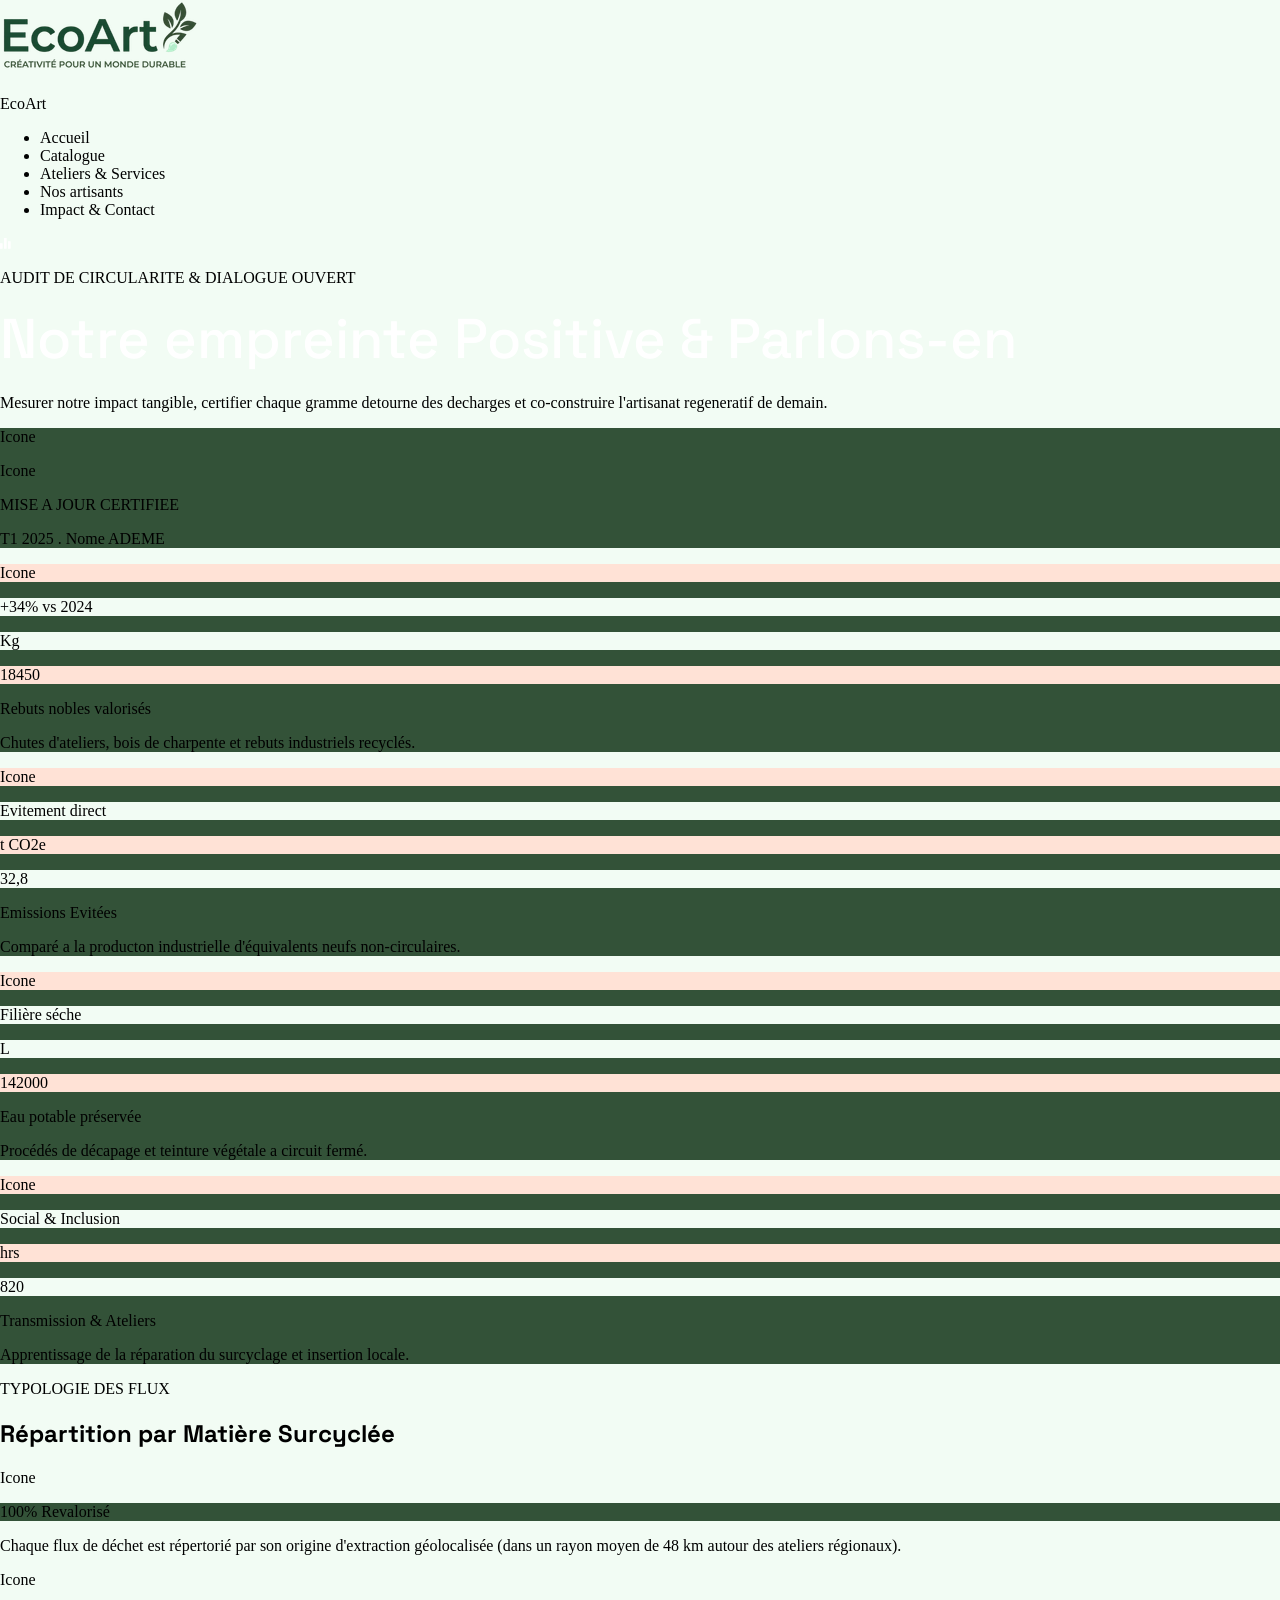
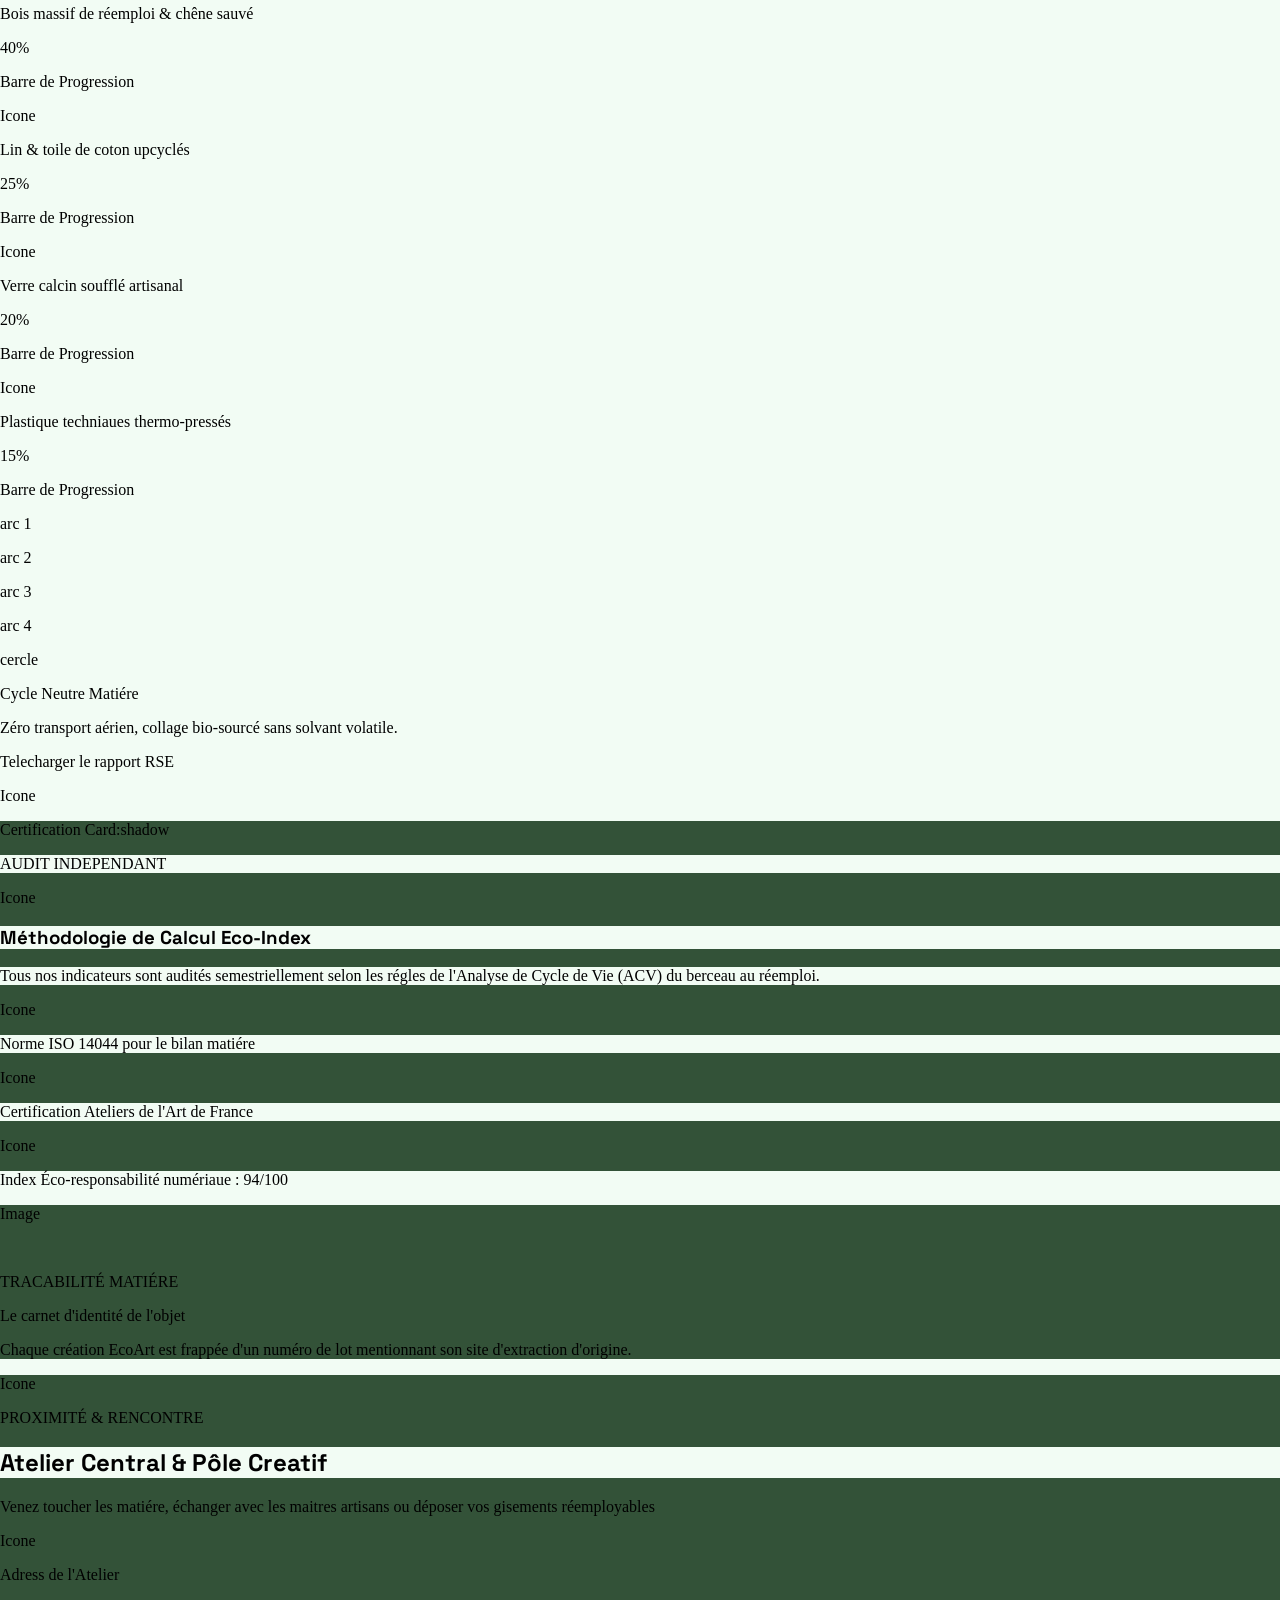
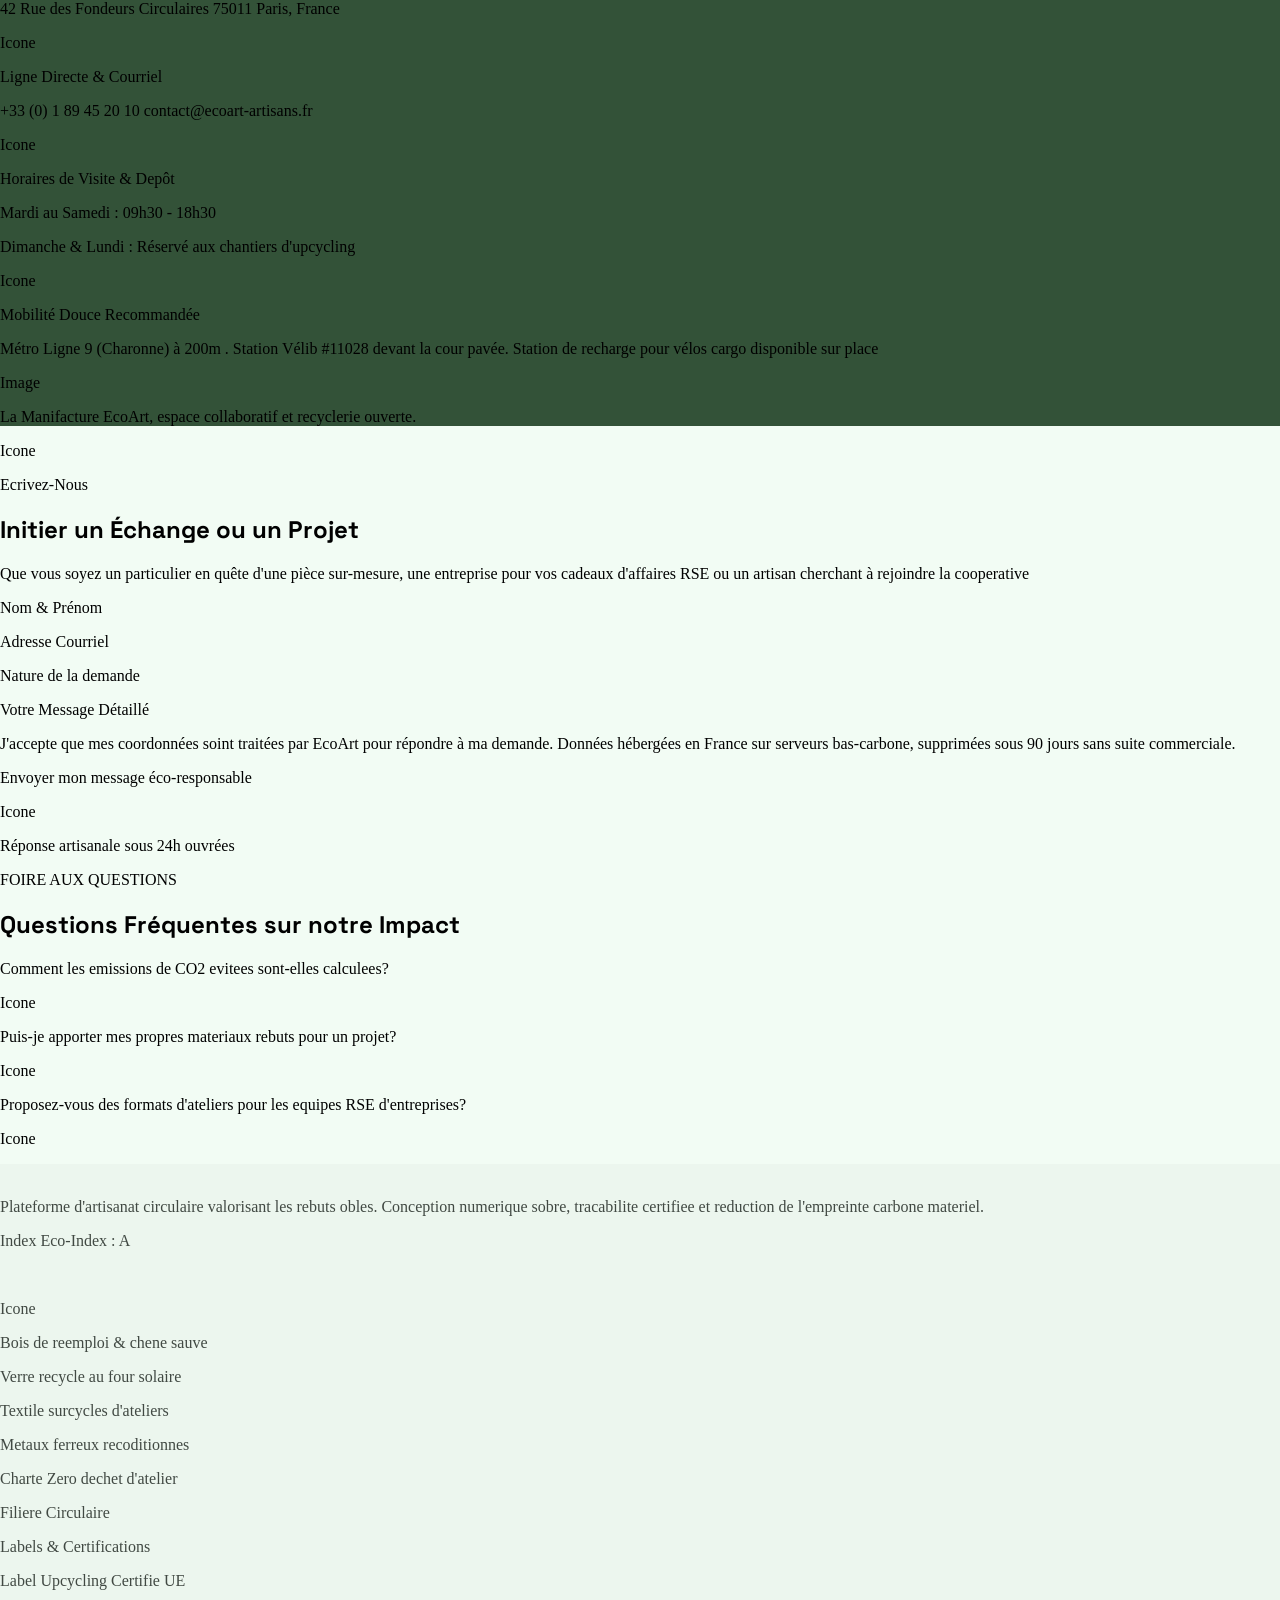
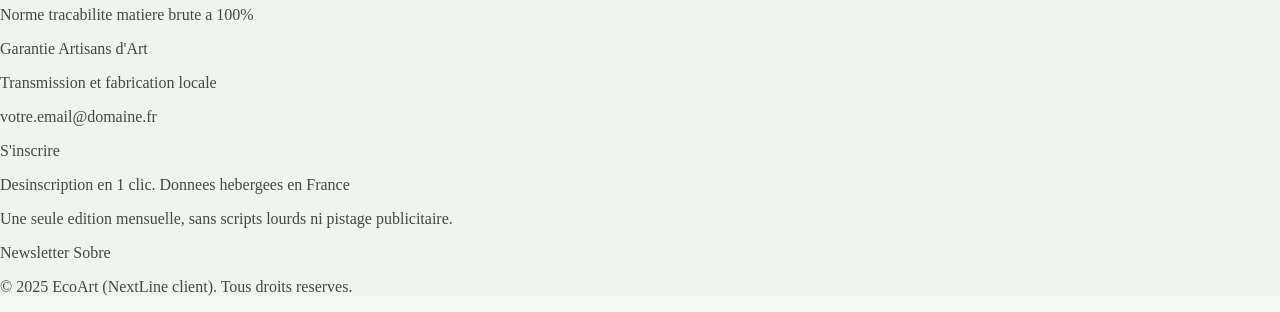
<file: contact.html>
<!DOCTYPE html>
<html lang="en">
<head>
    <meta charset="UTF-8">
    <meta name="viewport" content="width=device-width, initial-scale=1.0">
    <title>EcoArt</title>
    <link rel="icon" type="image/x-icon" href="./assets/icons/favicon.ico">
    <link rel="stylesheet" href="css/variables.css">
    <link rel="stylesheet" href="css/styles.css">
    <link rel="stylesheet" href="css/responsive.css">
    <link rel="preconnect" href="https://fonts.googleapis.com">
    <link rel="preconnect" href="https://fonts.gstatic.com" crossorigin>
    <link href="https://fonts.googleapis.com/css2?family=Space+Grotesk:wght@300..700&display=swap" rel="stylesheet">
    <link rel="preconnect" href="https://fonts.googleapis.com">
    <link rel="preconnect" href="https://fonts.gstatic.com" crossorigin>
    <link href="https://fonts.googleapis.com/css2?family=Atkinson+Hyperlegible+Next:ital,wght@0,200..800;1,200..800&family=Space+Grotesk:wght@300..700&display=swap" rel="stylesheet">
    <link rel="stylesheet" href="css/contct.css">
    <link rel="stylesheet" href="https://cdnjs.cloudflare.com/ajax/libs/font-awesome/6.7.2/css/all.min.css">
</head>

<body>

    <header>
        <div id="tete"   class="Container">
            <article class="Link">
                <img src="./assets/images/LogoEcoArt.png" alt="EcoArt, retour à l'accueil">
                <div class="Container">
                    <p>EcoArt</p>
                </div>
            </article>
            <nav>
                <ul>
                    <li><a href="index.html">Accueil</a></li>
                    <li><a href="produits.html">Catalogue</a></li>
                    <li><a href="services.html">Ateliers & Services</a></li>
                    <li><a href="artisans.html">Nos artisants</a></li>
                    <li><a href="contact.html">Impact & Contact</a></li>
                </ul>
            </nav>
        </div>
    </header>

    <main>

        <section id="top-visual" class="Top Visual">
            <div class="Container">
                <div class="Container">
                    <span class="Background">
                        <article class="Container"> 
                            <svg width="11" height="11" viewBox="0 0 11 11" fill="none" xmlns="http://www.w3.org/2000/svg">
                                <path d="M0 10.6667V5.33333H2.66667V10.6667H0ZM4 10.6667V0H6.66667V10.6667H4ZM8 10.6667V3.33333H10.6667V10.6667H8Z" fill="white"/>
                            </svg>
                        </article>
                        <p>AUDIT DE CIRCULARITE & DIALOGUE OUVERT</p>
                    </span>
                    <h1>Notre empreinte Positive & Parlons-en</h1>
                    <p>Mesurer notre impact tangible, certifier chaque gramme detourne des decharges et co-construire l'artisanat regeneratif de demain.</p>
                </div>
                <div class="Live-Calculation">
                    <span class="Container">
                        <p>Icone</p>
                        <p>Icone</p>
                    </span>
                    <span class="Container">
                        <span><p>MISE A JOUR CERTIFIEE</p></span>
                        <span><p>T1 2025 . Nome ADEME</p></span>
                    </span>
                </div>
            </div>
        </section>

        <section class="Metric Scoreboard">
            <div class="Container">

                <article class="Metric-1">
                    <span class="Container">
                        <div id="IcM1" class="Background">
                            <span class="Container">
                                <p>Icone</p>
                            </span>
                        </div>
                        <div id="plus" class="Background">
                            <p>+34% vs 2024</p>
                        </div>
                    </span>
                    <span class="Container">
                        <div class="Container">
                            <span class="Margin">
                                <p id="u1">Kg</p>
                            </span>
                            <p id="v1">18450</p>
                        </div>
                        <div class="Container">
                            <p>Rebuts nobles valorisés</p>
                        </div>
                        <div class="Container">
                            <p>Chutes d'ateliers, bois de charpente et rebuts industriels recyclés.</p>
                        </div>
                    </span>
                </article>

                <article class="Metric-2">
                    <span class="Container">
                        <div id="IcM2" class="Background">
                            <span>
                                <p>Icone</p>
                            </span>
                        </div>
                        <div id="Evitement" class="Background">
                            <p>Evitement direct</p>
                        </div>
                    </span>
                    <span class="Container">
                        <div class="Container">
                            <span class="Margin">
                                <p id="u2">t CO2e</p>
                            </span>
                            <p id="v2">32,8</p>
                        </div>
                        <div class="Container">
                            <p>Emissions Evitées</p>
                        </div>
                        <div class="Container">
                            <p>Comparé a la producton industrielle d'équivalents neufs non-circulaires.</p>
                        </div>
                    </span>
                </article>

                <article class="Metric-3">
                    <span class="Container">
                        <div id="IcM3" class="Background">
                            <span>
                                <p>Icone</p>
                            </span>
                        </div>
                        <div id="Filiere" class="Background">
                            <p>Filière séche</p>
                        </div>
                    </span>
                    <span class="Container">
                        <div class="Container">
                            <span class="Margin">
                                <p id="u3">L</p>
                            </span>
                            <p id="v3">142000</p>
                        </div>
                        <div class="Container">
                            <p>Eau potable préservée</p>
                        </div>
                        <div class="Container">
                            <p>Procédés de décapage et teinture végétale a circuit fermé.</p>
                        </div>
                    </span>
                </article>

                <article class="Metric-4">
                    <span class="Container">
                        <div id="IcM4" class="Background">
                            <span>
                                <p>Icone</p>
                            </span>
                        </div>
                        <div id="Social" class="Background">
                            <p>Social & Inclusion</p>
                        </div>
                    </span>
                    <span class="Container">
                        <div class="Container">
                            <span class="Margin">
                                <p id="u4">hrs</p>
                            </span>
                            <p id="v4">820</p>
                        </div>
                        <div class="Container">
                            <p>Transmission & Ateliers</p>
                        </div>
                        <div class="Container">
                            <p>Apprentissage de la réparation du surcyclage et insertion locale.</p>
                        </div>
                    </span>
                </article>

            </div>
        </section>


        <section class="Material Breakdown">
            <div class="Container">
                <div id="Left1" class="Left-Column">
                    <div class="Container">
                        <span>
                            <div>
                                <span>
                                    <p>TYPOLOGIE DES FLUX</p>
                                </span>
                                <span>
                                    <h2>Répartition par Matière Surcyclée</h2>
                                </span>
                            </div>
                            <div>
                                <span>
                                    <p>Icone</p>
                                </span>
                                <p id="Reva">100% Revalorisé</p>
                            </div>
                        </span>
                        <article>
                            <p>Chaque flux de déchet est répertorié par son origine d'extraction géolocalisée (dans un rayon moyen de 48 km autour des ateliers régionaux).</p>
                        </article>
                        <div>
                            <article>
                                <span>
                                    <div>
                                        <p>Icone</p>
                                        <p>Bois massif de réemploi & chêne sauvé</p>
                                    </div>
                                    <div>
                                        <p>40%</p>
                                    </div>
                                </span>
                                <span>
                                    <p>Barre de Progression</p>
                                </span>
                            </article>

                            <article>
                                    <div>
                                        <p>Icone</p>
                                        <p>Lin & toile de coton upcyclés</p>
                                    </div>
                                    <div>
                                        <p>25%</p>
                                    </div>
                                </span>
                                <span>
                                    <p>Barre de Progression</p>
                                </span>
                            </article>

                            <article>
                                    <div>
                                        <p>Icone</p>
                                        <p>Verre calcin soufflé artisanal</p>
                                    </div>
                                    <div>
                                        <p>20%</p>
                                    </div>
                                </span>
                                <span>
                                    <p>Barre de Progression</p>
                                </span>
                            </article>

                            <article>
                                    <div>
                                        <p>Icone</p>
                                        <p>Plastique techniaues thermo-pressés</p>
                                    </div>
                                    <div>
                                        <p>15%</p>
                                    </div>
                                </span>
                                <span>
                                    <p>Barre de Progression</p>
                                </span>
                            </article>
                        </div>
                    </div>
                    <div class="Inline Visual Composition">
                        <span>
                            <div>
                                <p>arc 1</p>
                                <p>arc 2</p>
                                <p>arc 3</p>
                                <p>arc 4</p>
                                <p>cercle</p>
                            </div>
                            <div>
                                <article>
                                    <p>Cycle Neutre Matiére</p>
                                </article>
                                <article>
                                    <p>Zéro transport aérien, collage bio-sourcé sans solvant volatile.</p>
                                </article>
                            </div>
                        </span>
                        <span>
                            <p>Telecharger le rapport RSE</p>
                            <div>
                                <p>Icone</p>
                            </div>
                        </span>
                    </div>
                </div>   
                <div class="Right-Column">
                    <article class="Certification-Card">
                        <span>
                            <p>Certification Card:shadow</p>
                        </span>
                        <div class="Container">
                            <span >
                                <div class="Background">
                                    <p id="ox1">AUDIT INDEPENDANT</p>
                                </div>
                                <div class="Container">
                                    <p>Icone</p>
                                </div>
                            </span>
                            <span class="Heading 3">
                                <h3 id="ox2">Méthodologie de Calcul Eco-Index</h3>
                            </span>
                            <span>
                                <p id="ox3">Tous nos indicateurs sont audités semestriellement selon les régles de l'Analyse de Cycle de Vie (ACV) du berceau au réemploi.</p>
                            </span>
                        </div>
                        <div class="Margin">
                            <div class="HorizontalBorder">
                                <div class="Container 1">
                                    <span>
                                        <p>Icone</p>
                                    </span>
                                    <p id="ox4">Norme ISO 14044 pour le bilan matiére</p>
                                </div>
                                <div class="Container 2">
                                    <span>
                                        <p>Icone</p>
                                    </span>
                                    <p id="ox5">Certification Ateliers de l'Art de France</p>
                                </div>
                                <div class="Container 3">
                                    <span>
                                        <p>Icone</p>
                                    </span>
                                    <p id="ox6">Index Éco-responsabilité numériaue : 94/100</p>
                                </div>
                            </div>
                        </div>
                    </article>
                    <article class="Material-Autenticity">
                        <span class="AB6AXu"><p>Image</p><img></span>
                        <div class="Container">
                            <p>TRACABILITÉ MATIÉRE</p>
                            <span>
                                <p>Le carnet d'identité de l'objet</p>
                            </span>
                            <span>
                                <p>Chaque création EcoArt est frappée d'un numéro de lot mentionnant son site d'extraction d'origine.</p>
                            </span>
                        </div>
                    </article>
                </div>
            </div>
        </section>

        <section class="Practical-Info">
            <div class="Container">
                <article class="Container">
                    <div class="Container">
                        <span class="Container">
                            <p>Icone</p>
                        </span>
                        <p>PROXIMITÉ & RENCONTRE</p>
                    </div>
                    <div class="Heading 2">
                        <h2 id="ox7">Atelier Central & Pôle Creatif</h2>
                    </div>
                    <div class="Container">
                        <p>Venez toucher les matiére, échanger avec les maitres artisans ou déposer vos gisements réemployables</p>
                    </div>
                </article>
                <article class="Structured Contact">
                    <span class="Adresse">
                        <div class="Margin">
                            <span class="Background">
                                <p>Icone</p>
                            </span>
                        </div>
                        <div class="Container">
                            <span class="Container">
                                <p>Adress de l'Atelier</p>
                            </span>
                            <span>
                                <p>42 Rue des Fondeurs Circulaires 75011 Paris, France</p>
                            </span>
                        </div>
                    </span>

                    <span class="Téléphone & Email">
                        <div class="Margin">
                            <span class="Background">
                                <p>Icone</p>
                            </span>
                        </div>
                        <div class="Container">
                            <span class="Container">
                                <p>Ligne Directe & Courriel</p>
                            </span>
                            <span>
                                <p>+33 (0) 1 89 45 20 10 contact@ecoart-artisans.fr</p>
                            </span>
                        </div>
                    </span>

                    <span class="Horaires">
                        <div class="Margin">
                            <span class="Background">
                                <p>Icone</p>
                            </span>
                        </div>
                        <div class="Container">
                            <span class="Container">
                                <p>Horaires de Visite & Depôt</p>
                            </span>
                            <span>
                                <p>Mardi au Samedi : 09h30 - 18h30</p>
                                <p>Dimanche & Lundi : Réservé aux chantiers d'upcycling</p>
                            </span>
                        </div>
                    </span>

                    <span class="Mobilité Douce & Accès">
                        <div class="Margin">
                            <span class="Background">
                                <p>Icone</p>
                            </span>
                        </div>
                        <div class="Container">
                            <span class="Container">
                                <p>Mobilité Douce Recommandée</p>
                            </span>
                            <span>
                                <p>Métro Ligne 9 (Charonne) à 200m . Station Vélib #11028 devant la cour pavée. Station de recharge pour vélos cargo disponible sur place</p>
                            </span>
                        </div>
                    </span>

                </article>
            </div>
            <div class="Artisan Atmosphere">
                <div class="Artisant Atmosphere Image">
                    <p>Image</p>
                    <div>
                        <p>La Manifacture EcoArt, espace collaboratif et recyclerie ouverte.</p>
                    </div>
                </div>
            </div>
        </section>

        <section class="Container">
            <article class="Container">
                <div class="Container">
                    <span>
                        <p>Icone</p>
                    </span>
                    <p>Ecrivez-Nous</p>
                </div>
                <div>
                    <h2>Initier un Échange ou un Projet</h2>
                </div>
                <div>
                    <p>Que vous soyez un particulier en quête d'une pièce sur-mesure, une entreprise pour vos cadeaux d'affaires RSE ou un artisan cherchant à rejoindre la cooperative</p>
                </div>
            </article>

            <article class="Form">
                <span class="Full Name & Email Grid">
                    <p>Nom & Prénom</p>
                    <p>Adresse Courriel</p>
                </span>

                <span class="Subject / Project">
                    <p>Nature de la demande</p>
                </span>

                <span class="Message Area">
                    <p>Votre Message Détaillé</p>
                </span>

                <span class="RGPD Consent & Eco-Hosting">
                    <p>J'accepte que mes coordonnées soint traitées par EcoArt pour répondre à ma demande. Données hébergées en France sur serveurs bas-carbone, supprimées sous 90 jours sans suite commerciale.</p>
                </span>

                <span class="Submit Button">
                    <p>Envoyer mon message éco-responsable</p>
                </span>

            </article>

            <article class="Container">
                <div class="Container">
                    <p>Icone</p>
                </div>
                <p>Réponse artisanale sous 24h ouvrées</p>
            </article>
        </section>
        
        <!-- <img > -->

        <section class="Background">
            <div class="Container">
                <article>
                    <p>FOIRE AUX QUESTIONS</p>
                    <span>
                        <h2>Questions Fréquentes sur notre Impact</h2>
                    </span>
                </article>
                <article class="Container">
                    <span class="Details>Slot>Summery">
                        <div>
                            <p>Comment les emissions de CO2 evitees sont-elles calculees?</p>
                        </div>
                        <div>
                            <p>Icone</p>
                        </div>
                    </span>
                    <span class="Details">
                        <div class="Slot>Summery">
                            <article>
                                <p>Puis-je apporter mes propres materiaux rebuts pour un projet?</p>
                            </article>
                            <article>
                                <p>Icone</p>
                            </article>
                        </div>
                    </span>
                    <span class="Details">
                        <div class="Slot>Summery">
                            <article>
                                <p>Proposez-vous des formats d'ateliers pour les equipes RSE d'entreprises?</p>
                            </article>
                            <article>
                                <p>Icone</p>
                            </article>
                        </div>
                    </span>
                </article>
            </div>
        </section>

        <footer>
            <img>
            <div class="Group 4">
                <p>Plateforme d'artisanat circulaire valorisant les rebuts obles. Conception numerique sobre, tracabilite certifiee et reduction de l'empreinte carbone materiel.</p>
                <span class="Groupe 9">
                    <p>Index Eco-Index : A</p>
                    <img>
                    <div class="Background">
                        <div class="Container">
                            <p>Icone</p>
                        </div>
                    </div>
                </span>
            </div>
            <div class="Group 11">
                <div class="Groupe 3">
                    <span class="List">
                        <article>
                            <p>Bois de reemploi & chene sauve</p>
                        </article>
                        <article>
                            <p>Verre recycle au four solaire</p>
                        </article>
                        <article>
                            <p>Textile surcycles d'ateliers</p>
                        </article>
                        <article>
                            <p>Metaux ferreux recoditionnes</p>
                        </article>
                        <article>
                            <p>Charte Zero dechet d'atelier</p>
                        </article>
                    </span>
                    <span class="Container">
                        <p>Filiere Circulaire</p>
                    </span>
                </div>
            </div>
            <div class="Group 8">
                <div class="Container">
                    <article class="Container">
                        <p>Labels & Certifications</p>
                    </article>
                    <article class="Container">
                        <span class="Background">
                            <span class="Container">
                                <p>Label Upcycling Certifie UE</p>
                            </span>
                            <p>Norme tracabilite matiere brute a 100%</p>
                        </span>
                        <span class="Background">
                            <div class="Container">
                                <p>Garantie Artisans d'Art</p>
                            </div>
                            <p>Transmission et fabrication locale</p>
                        </span>
                    </article>
                </div>
            </div>
            <div class="Group 7">
                <article class="Container">
                    <span class="Container">
                        <div class="Input-Votre adresse">
                            <div class="Container">
                                <p>votre.email@domaine.fr</p>
                            </div>
                        </div>
                    </span>
                    <span class="Button">
                        <p>S'inscrire</p>
                    </span>
                    <span class="Container">
                        <p>Desinscription en 1 clic. Donnees hebergees en France</p>
                    </span>
                </article>
                <article class="Container">
                    <p>Une seule edition mensuelle, sans scripts lourds ni pistage publicitaire.</p>
                </article>
                <article class="Container">
                    <p>Newsletter Sobre</p>
                </article>
            </div>
            <div class="Copyright">
                <p>© 2025 EcoArt (NextLine client). Tous droits reserves.</p>
            </div>
        </footer>

        </main>
    </body>
</html>
</file>
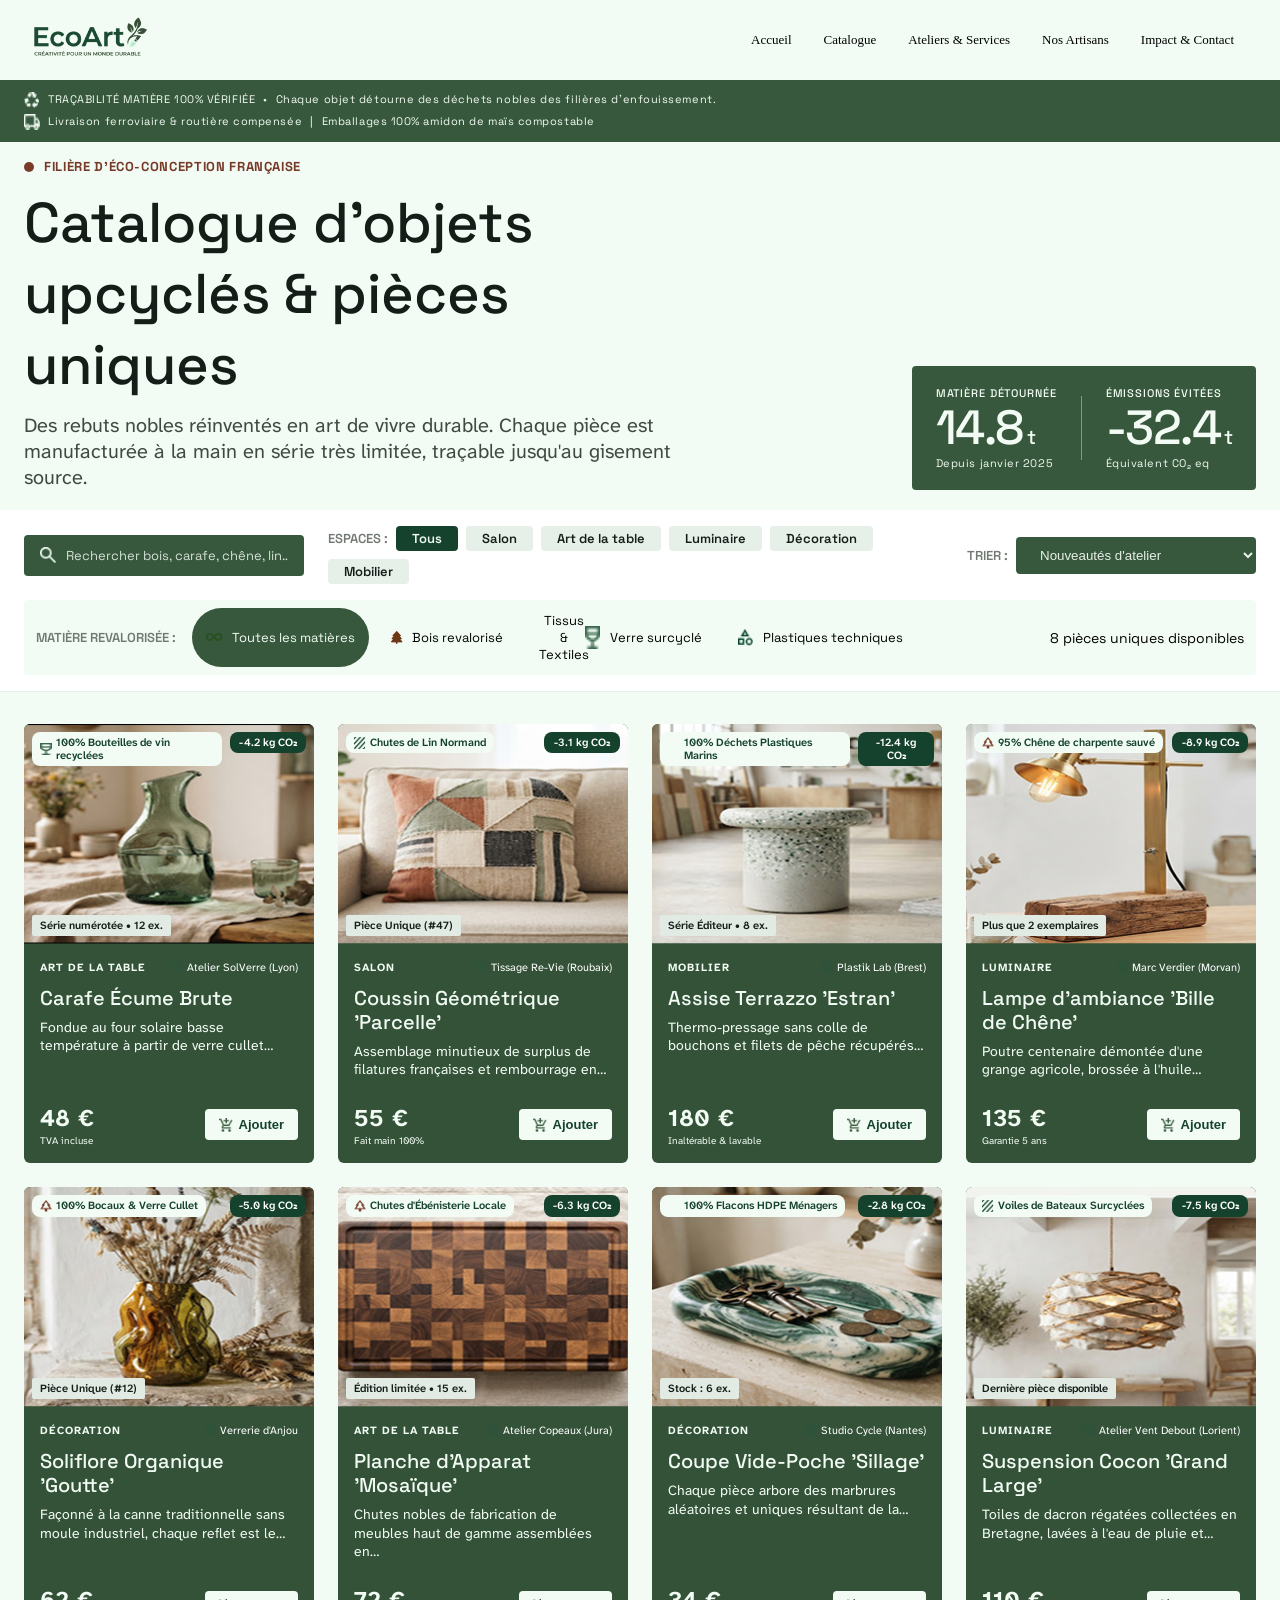
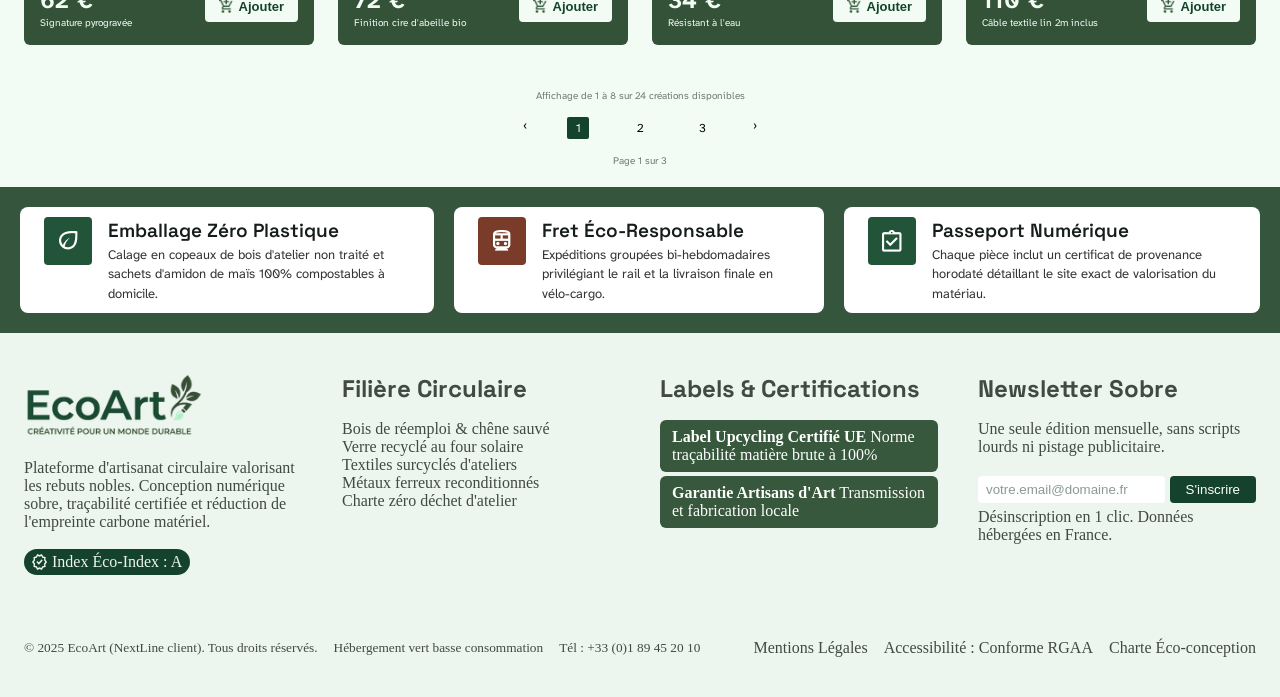
<file: produits.html>
<!DOCTYPE html>
<html lang="fr">
<head>
    <meta charset="UTF-8">
    <meta name="viewport" content="width=device-width, initial-scale=1.0">
    <title>EcoArt - Catalogue</title>
    <link rel="stylesheet" href="css/variables.css">
    <link rel="stylesheet" href="css/styles.css">
    <link rel="stylesheet" href="./css/responsive.css">
    <link rel="preconnect" href="https://fonts.googleapis.com">
    <link rel="preconnect" href="https://fonts.gstatic.com" crossorigin>
    <link href="https://fonts.googleapis.com/css2?family=Space+Grotesk:wght@400;500;600&display=swap" rel="stylesheet">
    <link href="https://fonts.googleapis.com/css2?family=Atkinson+Hyperlegible+Next:wght@400;700&display=swap" rel="stylesheet">
   <link rel="stylesheet" href="https://cdnjs.cloudflare.com/ajax/libs/font-awesome/6.5.2/css/all.min.css" />
   <link rel="preconnect" href="https://fonts.googleapis.com">
<link rel="preconnect" href="https://fonts.gstatic.com" crossorigin>
<link href="https://fonts.googleapis.com/css2?family=Space+Grotesk:wght@300..700&display=swap" rel="stylesheet">

  </head>
<body>

<header class="header">
        <nav class="nav" >
            <a href="index.html" class="logo">
                <img src="./assets/images/LogoEcoArt.png" alt="EcoArt, retour à l'accueil">
            </a>

            <input type="checkbox" id="toggle" class="toggle" >
            <label for="toggle" class="burger" >
                <span class="bar"></span>
                <span class="bar"></span>
                <span class="bar"></span>
            </label>

            <ul class="items">
                <li><a class="item" href="index.html">Accueil</a></li>
                <li><a class="item" href="produits.html" aria-current="page">Catalogue</a></li>
                <li><a class="item" href="services.html">Ateliers & Services</a></li>
                <li><a class="item" href="artisans.html">Nos Artisans</a></li>
                <li><a class="item" href="contact.html">Impact & Contact</a></li>
            </ul>
        </nav>
</header>

<main>
<section class="catalogue">

<div class="trust-bar">

  <div class="trust-bar__title">
    <img src="assets/icons/Recycler.png" alt="Recycler icon">
    <p>Traçabilité matière 100% vérifiée</p>
    <p>Chaque objet détourne des déchets nobles des filières d'enfouissement.</p>
  </div>

  <div class="trust-bar__content">
    <img src="assets/icons/Laivrison.png" alt="Livraison icon">
    <p>Livraison ferroviaire &amp; routière compensée</p>
    <p>Emballages 100% amidon de maïs compostable</p>
  </div>

</div>

  <div class="hero">

    <div class="hero__description">
      <h1>Catalogue d'objets upcyclés &amp; pièces uniques</h1>
      
      <div class="red">
      <div class="dot"></div>
      <h2 class="hero__tag">FILIÈRE D'ÉCO-CONCEPTION FRANÇAISE</h2>
      </div>

      <p>Des rebuts nobles réinventés en art de vivre durable. Chaque pièce est manufacturée à la main en série très limitée, traçable jusqu'au gisement source.</p>
    
    </div>
    
    <div class="status">
      <div class="stats">
      
       <div class="stats__col">
        <p class="stats__label">MATIÈRE DÉTOURNÉE</p>
        <p class="stats__value">14.8<span>t</span></p>
        <p class="stats__note">Depuis janvier 2025</p>
       </div>
          <span>|</span>
       <div class="stats__col">
        <p class="stats__label">ÉMISSIONS ÉVITÉES</p>
        <p class="stats__value">-32.4<span>t</span></p>
        <p class="stats__note">Équivalent CO₂ eq</p>
       </div>

    </div>
   </div>
  
  </div>

  <div class="recherche">

    <div class="recherche__title">
      <img src="assets/icons/recherche.png" alt="recherche icon">
      <input type="text" id="search" placeholder="Rechercher bois, carafe, chêne, lin…" aria-label="Rechercher un produit">
    </div>

    <div class="recherche__filters">
      <p>ESPACES :</p>
      <a href="#produits" class="filter-button is-active">Tous</a>
      <a href="#salon" class="filter-button">Salon</a>
      <a href="#art-de-la-table" class="filter-button">Art de la table</a>
      <a href="#luminaire" class="filter-button">Luminaire</a>
      <a href="#decoration" class="filter-button">Décoration</a>
      <a href="#mobilier" class="filter-button">Mobilier</a>
    </div>

    <div class="recherche__sort">
      <label for="sort">TRIER :</label>
      <select id="sort" onchange="location.hash = this.selectedOptions[0].dataset.target">
        <option value="new" data-target="produits">Nouveautés d'atelier</option>
        <option value="toutes" data-target="produits">Toutes les matières</option>
        <option value="bois" data-target="luminaire">Bois revalorisé</option>
        <option value="tissus" data-target="salon">Tissus &amp; Textiles</option>
        <option value="verre" data-target="art-de-la-table">Verre surcyclé</option>
        <option value="plastiques" data-target="mobilier">Plastiques techniques</option>
      </select>
    </div>

    <div class="matiere">
      <p class="pppp">MATIÈRE REVALORISÉE :</p>
      <div class="buttons-conteneeeur">
        <button type="button" class="is-active">
         <i  class="fa-solid fa-infinity" style="color: rgb(37, 80, 30);"></i>
          <a href="produits.html">Toutes les matières</a>
        </button>
        <button type="button" >
          <i class="fa-solid fa-tree" style="color: rgb(107, 55, 20);"></i>
          <a href="produits.html">Bois revalorisé</a>
        </button>
        <button type="button"
          <img class="icon_seul" src="assets/icons/tissus.png" alt="tissus">
          <a href="produits.html">Tissus &amp; Textiles</a>
        </button>
        <button type="button" onclick="location.href='#art-de-la-table'">
          <img class="icon_seul" src="assets/icons/verre.png" alt="verre">
          <a href="produits.html">Verre surcyclé</a>
        </button>
        <button type="button" onclick="location.href='#mobilier'">
           <img class="icon_seul"  src="assets/icons/plastiques.png" alt="plastiques">
           <a href="produits.html">Plastiques techniques</a>
        </button>
        </div>
      <p class="matiere__count">8 pièces uniques disponibles</p>
    </div>

  </div>

  <div class="produits" id="produits">

    <article class="card" id="art-de-la-table">
      <div class="card__photo">
        <img class="phtophoto" src="assets/images/Bouteilles.png" alt="Carafe Écume Brute en bouteilles de vin recyclées">
        <span class="badge haut">
          <img src="assets/icons/verre.png" alt="verre">
          100% Bouteilles de vin recyclées</span>
        <span class="badge droite">-4.2 kg CO₂</span>
        <span class="badge bas">Série numérotée • 12 ex.</span>
      </div>
      <div class="card__texte">
        <div class="card__meta">
          <p class="card__infos">ART DE LA TABLE</p>
          <p>
            <img src="assets/icons/check.png" alt="check">
            <a class="byad" href="artisans.html#artisan-verre">Atelier SolVerre (Lyon)</a></p>
        </div>
        <h3>Carafe Écume Brute</h3>
        <p>Fondue au four solaire basse température à partir de verre cullet…</p>
        <div class="card__bas">
          <p class="card__prix">48 € <small>TVA incluse</small></p>
          <div class="card__ajout">
            <button type="button">
              <img src="assets/icons/Ajouter.png" alt="Ajouter">
              Ajouter</button>
          </div>
        </div>
      </div>
    </article>

    <article class="card" id="salon">
      <div class="card__photo">
        <img class="phtophoto" src="assets/images/SALON.png" alt="Coussin Géométrique Parcelle">
        <span class="badge haut">
          <img src="assets/icons/tissus.png" alt="tissus">
          Chutes de Lin Normand</span>
        <span class="badge droite">-3.1 kg CO₂</span>
        <span class="badge bas">Pièce Unique (#47)</span>
      </div>
      <div class="card__texte">
        <div class="card__meta">
          <p class="card__infos">SALON</p>
          <p>
            <img src="assets/icons/check.png" alt="check">
            <a class="byad" href="artisans.html#artisan-textile">Tissage Re-Vie (Roubaix)</a></p>
        </div>
        <h3>Coussin Géométrique 'Parcelle'</h3>
        <p>Assemblage minutieux de surplus de filatures françaises et rembourrage en…</p>
        <div class="card__bas">
          <p class="card__prix">55 € <small>Fait main 100%</small></p>
          <div class="card__ajout">
            <button type="button">
              <img src="assets/icons/Ajouter.png" alt="Ajouter">
              Ajouter</button>
          </div>
        </div>
      </div>
    </article>

    <article class="card" id="mobilier">
      <div class="card__photo">
        <img class="phtophoto" src="assets/images/MOBILIER.png" alt="Assise Terrazzo Estran">
        <span class="badge haut">
          <img src="assets/icons/Recycler.png" alt="Recycler icon">
          100% Déchets Plastiques Marins</span>
        <span class="badge droite">-12.4 kg CO₂</span>
        <span class="badge bas">Série Éditeur • 8 ex.</span>
      </div>
      <div class="card__texte">
        <div class="card__meta">
          <p class="card__infos">MOBILIER</p>
          <p>
            <img src="assets/icons/check.png" alt="check">
            <a class="byad" href="artisans.html#artisan-polymeres">Plastik Lab (Brest)</a></p>
        </div>
        <h3>Assise Terrazzo 'Estran'</h3>
        <p>Thermo-pressage sans colle de bouchons et filets de pêche récupérés…</p>
        <div class="card__bas">
          <p class="card__prix">180 € <small>Inaltérable &amp; lavable</small></p>
          <div class="card__ajout">
            <button type="button">
              <img src="assets/icons/Ajouter.png" alt="Ajouter">
              Ajouter</button>
          </div>
        </div>
      </div>
    </article>

    <article class="card" id="luminaire">
      <div class="card__photo">
        <img class="phtophoto" src="assets/images/Lamp.png" alt="Lampe d'ambiance Bille de Chêne">
        <span class="badge haut">
          <img src="assets/icons/bois.png" alt="bois">
          95% Chêne de charpente sauvé</span>
        <span class="badge droite">-8.9 kg CO₂</span>
        <span class="badge bas">Plus que 2 exemplaires</span>
      </div>
      <div class="card__texte">
        <div class="card__meta">
          <p class="card__infos">LUMINAIRE</p>
          <p>
            <img src="assets/icons/check.png" alt="check">
            <a class="byad" href="artisans.html#artisan-bois">Marc Verdier (Morvan)</a></p>
        </div>
        <h3>Lampe d'ambiance 'Bille de Chêne'</h3>
        <p>Poutre centenaire démontée d'une grange agricole, brossée à l'huile…</p>
        <div class="card__bas">
          <p class="card__prix">135 € <small>Garantie 5 ans</small></p>
          <div class="card__ajout">
            <button type="button">
              <img src="assets/icons/Ajouter.png" alt="Ajouter">
              Ajouter</button>
          </div>
        </div>
      </div>
    </article>

    <article class="card" id="decoration">
      <div class="card__photo">
        <img class="phtophoto" src="assets/images/Soliflore.png" alt="Soliflore Organique Goutte">
        <span class="badge haut">
          <img src="assets/icons/bois.png" alt="bois">
          100% Bocaux &amp; Verre Cullet</span>
        <span class="badge droite">-5.0 kg CO₂</span>
        <span class="badge bas">Pièce Unique (#12)</span>
      </div>
      <div class="card__texte">
        <div class="card__meta">
          <p class="card__infos">DÉCORATION</p>
          <p>
            <img src="assets/icons/check.png" alt="check">
            <a class="byad" href="artisans.html#artisan-verre">Verrerie d'Anjou</a></p>
        </div>
        <h3>Soliflore Organique 'Goutte'</h3>
        <p>Façonné à la canne traditionnelle sans moule industriel, chaque reflet est le…</p>
        <div class="card__bas">
          <p class="card__prix">62 € <small>Signature pyrogravée</small></p>
          <div class="card__ajout">
            <button type="button">
              <img src="assets/icons/Ajouter.png" alt="Ajouter">
              Ajouter</button>
          </div>
        </div>
      </div>
    </article>

    <article class="card">
      <div class="card__photo">
        <img class="phtophoto" src="assets/images/Planche.png" alt="Planche d'apparat Mosaïque">
        <span class="badge haut">
          <img src="assets/icons/bois.png" alt="bois">
          Chutes d'Ébénisterie Locale</span>
        <span class="badge droite">-6.3 kg CO₂</span>
        <span class="badge bas">Édition limitée • 15 ex.</span>
      </div>
      <div class="card__texte">
        <div class="card__meta">
          <p class="card__infos">ART DE LA TABLE</p>
          <p>
            <img src="assets/icons/check.png" alt="check">
            <a class="byad" href="artisans.html#artisan-bois">Atelier Copeaux (Jura)</a></p>
        </div>
        <h3>Planche d'Apparat 'Mosaïque'</h3>
        <p>Chutes nobles de fabrication de meubles haut de gamme assemblées en…</p>
        <div class="card__bas">
          <p class="card__prix">72 € <small>Finition cire d'abeille bio</small></p>
          <div class="card__ajout">
            <button type="button">
              <img src="assets/icons/Ajouter.png" alt="Ajouter">
              Ajouter</button>
          </div>
        </div>
      </div>
    </article>

    <article class="card">
      <div class="card__photo">
        <img class="phtophoto" src="assets/images/DÉCORATION.png" alt="Coupe Vide-Poche Sillage">
        <span class="badge haut">
          <img src="assets/icons/Recycler.png" alt="Recycler icon">
          100% Flacons HDPE Ménagers</span>
        <span class="badge droite">-2.8 kg CO₂</span>
        <span class="badge bas">Stock : 6 ex.</span>
      </div>
      <div class="card__texte">
        <div class="card__meta">
          <p class="card__infos">DÉCORATION</p>
          <p>
            <img src="assets/icons/check.png" alt="check">
            <a class="byad" href="artisans.html#artisan-polymeres">Studio Cycle (Nantes)</a></p>
        </div>
        <h3>Coupe Vide-Poche 'Sillage'</h3>
        <p>Chaque pièce arbore des marbrures aléatoires et uniques résultant de la…</p>
        <div class="card__bas">
          <p class="card__prix">34 € <small>Résistant à l'eau</small></p>
          <div class="card__ajout">
            <button type="button">
              <img src="assets/icons/Ajouter.png" alt="Ajouter">
              Ajouter</button>
          </div>
        </div>
      </div>
    </article>

    <article class="card">
      <div class="card__photo">
        <img class="phtophoto" src="assets/images/LUMINAIRE.png" alt="Suspension Cocon Grand Large">
        <span class="badge haut">
          <img src="assets/icons/tissus.png" alt="tissus">
          Voiles de Bateaux Surcyclées</span>
        <span class="badge droite">-7.5 kg CO₂</span>
        <span class="badge bas">Dernière pièce disponible</span>
      </div>
      <div class="card__texte">
        <div class="card__meta">
          <p class="card__infos">LUMINAIRE</p>
          <p>
            <img src="assets/icons/check.png" alt="check">
            <a class="byad" href="artisans.html#artisan-textile">Atelier Vent Debout (Lorient)</a></p>
        </div>
        <h3>Suspension Cocon 'Grand Large'</h3>
        <p>Toiles de dacron régatées collectées en Bretagne, lavées à l'eau de pluie et…</p>
        <div class="card__bas">
          <p class="card__prix">110 € <small>Câble textile lin 2m inclus</small></p>
          <div class="card__ajout">
            <button type="button">
              <img src="assets/icons/Ajouter.png" alt="Ajouter">
              <a href="produits.html">Ajouter</a>
            </button>
          </div>
        </div>
      </div>
    </article>

  </div>
  

<div class="pagination">
  <span class="pagination__info">Affichage de 1 à 8 sur 24 créations disponibles</span>
<div class="page-numbers">
  <a href="#produits" class="pagination__fleche" aria-label="Page précédente">&lsaquo;</a>
  <a href="#produits" class="pagination__page-is-active" aria-current="page">1</a>
  <a href="#produits" class="pagination__page">2</a>
  <a href="#produits" class="pagination__page">3</a>
  <a href="#produits" class="pagination__fleche" aria-label="Page suivante">&rsaquo;</a>
</div>
  <span class="pagination__total">Page 1 sur 3</span>
</div>

<section class="engagements">
  <div class="engagements__cadre">

    <article class="engagement">

      <div class="engagement__icone">
        <img src="assets/icons/feuille.png" alt="feuille d'arbre">
      </div>
      
      <div class="engagement__texte">
        <h3>Emballage Zéro Plastique</h3>
        <p>Calage en copeaux de bois d'atelier non traité et sachets d'amidon de maïs 100% compostables à domicile.</p>
      </div>

    </article>

    <article class="engagement">

      <div class="engagement__icone engagement__icone--brun">
        <img src="assets/icons/train.png" alt="train de fret">
      </div>
      <div class="engagement__texte">

        <h3>Fret Éco-Responsable</h3>
        <p>Expéditions groupées bi-hebdomadaires privilégiant le rail et la livraison finale en vélo-cargo.</p>
      
      </div>
    </article>

    <article class="engagement">
      
      <div class="engagement__icone">
        <img src="assets/icons/passeport.png" alt="passeport icon">
      </div>

      <div class="engagement__texte">
        <h3>Passeport Numérique</h3>
        <p>Chaque pièce inclut un certificat de provenance horodaté détaillant le site exact de valorisation du matériau.</p>
      </div>

    </article>

  </div>

</section>

</section>
</main>
<footer>
        <div class="container">
            <div class="brand">
                <a href="index.html" class="footer-logo">
                    <img src="assets/images/LogoEcoArt.png" alt="EcoArt, créativité pour un monde durable">
                </a>
                <div class="index-eco">
                    <p>Plateforme d'artisanat circulaire valorisant
                        les rebuts nobles. Conception numérique
                        sobre, traçabilité certifiée et réduction de
                        l'empreinte carbone matériel.</p>
                    <div class="tag">
                        <svg width="14" height="14" viewBox="0 0 14 14" fill="none" xmlns="http://www.w3.org/2000/svg">
                            <path
                                d="M4.56252 14L3.42189 11.8667L1.2607 11.3333L1.47081 8.86667L0 7L1.47081 5.13333L1.2607 2.66667L3.42189 2.13333L4.56252 0L6.60365 0.966667L8.64478 0L9.78541 2.13333L11.9466 2.66667L11.7365 5.13333L13.2073 7L11.7365 8.86667L11.9466 11.3333L9.78541 11.8667L8.64478 14L6.60365 13.0333L4.56252 14ZM5.0728 12.3L6.60365 11.5667L8.16451 12.3L9.00498 10.7L10.6559 10.2667L10.5058 8.4L11.6164 7L10.5058 5.56667L10.6559 3.7L9.00498 3.3L8.13449 1.7L6.60365 2.43333L5.04279 1.7L4.20232 3.3L2.55141 3.7L2.70149 5.56667L1.59088 7L2.70149 8.4L2.55141 10.3L4.20232 10.7L5.0728 12.3ZM5.9733 9.36667L9.36517 5.6L8.52471 4.63333L5.9733 7.46667L4.68259 6.06667L3.84212 7L5.9733 9.36667Z"
                                fill="#ECF6EE" />
                        </svg>
                        <span class="text">Index Éco-Index : A</span>
                    </div>
                </div>
            </div>
            <div class="filiere-circulaire">
                <h2>Filière Circulaire</h2>
                <ul>
                    <li><a  href="produits.html">Bois de réemploi &amp; chêne sauvé</a></li>
                    <li><a  href="produits.html">Verre recyclé au four solaire</a></li>
                    <li><a  href="produits.html">Textiles surcyclés d'ateliers</a></li>
                    <li><a  href="produits.html">Métaux ferreux reconditionnés</a></li>
                    <li><a  href="contact.html">Charte zéro déchet d'atelier</a></li>
                </ul>
            </div>
            <div class="labels-certifications">
                <h2>Labels &amp; Certifications</h2>
                <ul class="labels">
                    <li class="label-card">
                        <a class="byad" href="contact.html">
                            <strong>Label Upcycling Certifié UE</strong>
                            <span>Norme traçabilité matière brute à 100%</span>
                        </a>
                    </li>
                    <li class="label-card">
                        <a class="byad" href="artisans.html">
                            <strong>Garantie Artisans d'Art</strong>
                            <span>Transmission et fabrication locale</span>
                        </a>
                    </li>
                </ul>
            </div>
            <div class="newsletter">
                <h2>Newsletter Sobre</h2>
                <p>Une seule édition mensuelle, sans scripts
                    lourds ni pistage publicitaire.</p>
                <form action="#">
                    <input type="email" id="email" name="email" placeholder="votre.email@domaine.fr"
                        aria-label="Votre adresse e-mail" required>
                    <button type="submit" class="btn">S'inscrire</button>
                </form>
                <p class="newsletter-note">Désinscription en 1 clic. Données hébergées
                    en France.</p>
            </div>
            <div class="credits">
                <div class="credits-info">
                    <small>© 2025 EcoArt (NextLine client). Tous droits réservés.</small>
                    <small class="A">Hébergement vert basse consommation</small>
                    <small class="A"><a href="tel:+33189452010">Tél : +33 (0)1 89 45 20 10</a></small>
                </div>
                <ul class="credits-links">
                    <li><a  href="#">Mentions Légales</a></li>
                    <li><a href="#">Accessibilité : Conforme RGAA</a></li>
                    <li><a  href="#">Charte Éco-conception</a></li>
                </ul>
            </div>
        </div>
    </footer>
</body>
</html>
</file>
<file: css/variables.css>
:root {
  /* --- Nuances de Vert (Marque, Cartes, Badges) --- */
  --raw-green-950: #002111;
  --raw-green-900: #14422D; /* Vert principal de la marque */
  --raw-green-850: #1D5D40;
  --raw-green-800: #235B3E;
  --raw-green-780: #2B553F;
  --raw-green-750: #30553F;
  --raw-green-720: #335238; /* Vert foncé des ateliers & artisans */
  --raw-green-700: #37583C;
  --raw-green-650: #2D5A43;
  --raw-green-600: #044329;
  --raw-green-550: #3A674F;
  --raw-green-300: #9FCFB2;
  --raw-green-250: #A1D1B4;
  --raw-green-200: #B5F0CA; /* Accent vert pastel */

  /* --- Terres Cuites, Bruns & Rouges (Boutons CTA & Alertes) --- */
  --raw-terracotta-950: #3A0A00;
  --raw-terracotta-900: #492518;
  --raw-terracotta-800: #733826;
  --raw-terracotta-780: #77331D;
  --raw-terracotta-750: #773928;
  --raw-terracotta-720: #773A28;
  --raw-terracotta-700: #7A3C29;
  --raw-terracotta-600: #86432D; /* Boutons CTA principaux */
  --raw-terracotta-500: #944931;
  --raw-terracotta-400: #972502;
  --raw-terracotta-200: #FD9D80;
  --raw-terracotta-150: #FFDBD0;
  --raw-terracotta-100: #FFE2D6; /* Fond beige/pêche très doux */
  --raw-red-alert:      #BA1A1A; /* Rouge d'erreur / validation formulaire */

  /* --- Gris, Neutres & Typographie --- */
  --raw-neutral-900: #151D19; /* Titres et texte foncé */
  --raw-neutral-800: #414943; /* Texte courant */
  --raw-neutral-700: #4F4F4F;
  --raw-neutral-600: #717973; /* Texte secondaire / labels */
  --raw-neutral-500: #767676; /* Bordures d'input / séparateurs */
  --raw-neutral-400: #9CA3AF; /* Bordures claires */

  /* --- Fonds Clairs & Teintes Crème / Sauge --- */
  --raw-surface-white:   #FFFFFF;
  --raw-surface-sand:    #EFF0F0;
  --raw-surface-cream-1: #EEF1F1;
  --raw-surface-cream-2: #F8EFEC;
  --raw-surface-cream-3: #F8EFED;
  --raw-surface-cream-4: #F9F1F1;
  --raw-surface-sage-1:  #E0F5ED;
  --raw-surface-sage-2:  #E6F0E8;
  --raw-surface-sage-3:  #E4F6EF;
  --raw-surface-sage-4:  #ECF6EE;
  --raw-surface-sage-5:  #E9F3EB;
  --raw-surface-sage-6:  #EFF5EF;
  --raw-surface-sage-7:  #D7EFE2; /* Fond accent ateliers */
  --raw-surface-sage-8:  #EDF8F2; /* Fond très léger de carte */
  --raw-surface-mint:    #F2FCF4;
  --raw-surface-linen:   #E1EBE3;
  --raw-surface-soft:    #F2F7F3;

  /* --- Couleurs avec Opacité Figma (Transparences) --- */
  --raw-alpha-green-90:   rgba(51, 82, 56, 0.90);     /* #335238 à 90% */
  --raw-alpha-green-20:   rgba(20, 66, 45, 0.20);     /* #14422D à 20% */
  --raw-alpha-border:     rgba(219, 229, 221, 0.90);  /* #DBE5DD à 90% */
  --raw-alpha-surface-95: rgba(242, 252, 244, 0.95);  /* #F2FCF4 à 95% */
  --raw-alpha-surface-90: rgba(242, 252, 244, 0.90);  /* #F2FCF4 à 90% */
  --raw-alpha-sage-50:    rgba(236, 246, 238, 0.50);  /* #ECF6EE à 50% */
  --raw-alpha-border-30:  rgba(192, 201, 193, 0.30);  /* #C0C9C1 à 30% */
  --raw-alpha-white-20:   rgba(255, 255, 255, 0.20);  /* #FFFFFF à 20% */
  --raw-alpha-white-02:   rgba(255, 255, 255, 0.002); /* #FFFFFF à 0.2% */

  /* 2. VARIABLES SÉMANTIQUES */

  /* Arrière-plans globaux & sections */
  --bg-page:           var(--raw-surface-white);
  --bg-section-dark:   var(--raw-green-900);
  --bg-section-accent: var(--raw-green-720);
  --bg-section-light:  var(--raw-surface-sage-4);
  --bg-card:           var(--raw-surface-white);
  --bg-card-muted:     var(--raw-surface-mint);
  --bg-card-soft:      var(--raw-surface-sage-8);

  /* Typographie */
  --text-primary:   var(--raw-neutral-900);
  --text-secondary: var(--raw-neutral-800);
  --text-muted:     var(--raw-neutral-600);
  --text-inverse:   var(--raw-surface-white);
  --text-error:     var(--raw-red-alert);

  /* Boutons Principaux (Terracotta) */
  --btn-primary-bg:    var(--raw-terracotta-600);
  --btn-primary-hover: var(--raw-terracotta-500);
  --btn-primary-text:  var(--raw-surface-white);

  /* Boutons Secondaires (Vert forêt) */
  --btn-secondary-bg:    var(--raw-green-900);
  --btn-secondary-hover: var(--raw-green-720);
  --btn-secondary-text:  var(--raw-surface-white);

  /* Formulaires & Champs de saisie */
  --input-bg:          var(--raw-surface-white);
  --input-border:      var(--raw-neutral-500);
  --input-focus:       var(--raw-green-900);
  --input-error-border:var(--raw-red-alert);

  /* Badges & Tags */
  --badge-green-bg:    var(--raw-surface-sage-7);
  --badge-green-text:  var(--raw-green-900);
  --badge-warm-bg:     var(--raw-terracotta-100);
  --badge-warm-text:   var(--raw-terracotta-950);

  /* Bordures */
  --border-subtle: var(--raw-alpha-border);
  --border-light:  var(--raw-alpha-border-30);
  --border-dark:   var(--raw-green-900);
}




















/*
:root {
  Verts
  --green-950: #002111;
  --green-900: #14422D;
  --green-850: #1D5D40;
  --green-800: #235B3E;
  --green-720: #335238;
  --green-700: #37583C;
  --green-650: #2D5A43;
  --green-550: #3A674F;
  --green-300: #9FCFB2;
  --green-200: #B5F0CA;

  Terracotta
  --terracotta-950: #3A0A00;
  --terracotta-800: #733826;
  --terracotta-600: #86432D;
  --terracotta-500: #944931;
  --terracotta-200: #FD9D80;
  --terracotta-100: #FFE2D6;

  Rouge
  --red-500: #BA1A1A;

  Neutres
  --neutral-900: #151D19;
  --neutral-800: #414943;
  --neutral-600: #717973;
  --neutral-500: #767676;
  --neutral-400: #9CA3AF;

  Surfaces claires
  --white: #FFFFFF;
  --mint-50: #F2FCF4;
  --sage-100: #EDF8F2;
  --sage-150: #ECF6EE;
  --sage-200: #E9F3EB;
  --sage-300: #D7EFE2;
  --linen: #E1EBE3;
  --cream: #F8EFEC;

  --bg-page: var(--mint-50);
  --bg-page-alt: var(--white);
  --bg-section-light: var(--sage-150);
  --bg-section-dark: var(--green-900);
  --bg-section-accent: var(--green-720);
  --bg-section-warm: var(--terracotta-100);

  CARTES
  --card-bg: var(--white);
  --card-bg-soft: var(--sage-100);
  --card-bg-muted: var(--mint-50);
  --card-bg-dark: var(--green-720);
  --card-text-on-dark: var(--white);

  TEXTE
  --text-primary: var(--neutral-900);
  --text-body: var(--neutral-800);
  --text-muted: var(--neutral-600);
  --text-inverse: var(--white);
  --text-brand: var(--green-900);
  --text-accent: var(--terracotta-600);
  --text-error: var(--red-500);

  BOUTONS
  --btn-primary-bg: var(--terracotta-600);
  --btn-primary-bg-hover: var(--terracotta-500);
  --btn-primary-text: var(--white);
  --btn-secondary-bg: var(--green-900);
  --btn-secondary-bg-hover: var(--green-720);
  --btn-secondary-text: var(--white);
  --btn-light-bg: var(--white);
  --btn-light-text: var(--green-900);

  FILTRES / PILLS
  --filter-bg: var(--sage-200);
  --filter-text: var(--text-primary);
  --filter-active-bg: var(--green-900);
  --filter-active-text: var(--white);

  FORMULAIRES
  --input-bg: var(--white);
  --input-text: var(--text-primary);
  --input-placeholder: var(--neutral-600);
  --input-border: var(--neutral-500);
  --input-border-focus: var(--green-900);
  --input-border-error: var(--red-500);
  --input-search-bg: var(--green-720);
  --input-search-text: var(--white);

  BADGES & TAGS
  --badge-green-bg: var(--sage-300);
  --badge-green-text: var(--green-900);
  --badge-warm-bg: var(--terracotta-100);
  --badge-warm-text: var(--terracotta-950);
  --badge-dark-bg: var(--green-900);
  --badge-dark-text: var(--white);

  BORDURES & SEPARATEURS
  --border-subtle: rgba(219, 229, 221, 0.90);
  --border-light: rgba(192, 201, 193, 0.30);
  --border-strong: var(--neutral-400);
  --border-brand: var(--green-900);

  ETATS / FEEDBACK
  --state-success: var(--green-800);
  --state-success-bg: var(--sage-300);
  --state-error: var(--red-500);
  --state-warning-bg: var(--terracotta-100);

  ICONES
  --icon-default: var(--green-900);
  --icon-inverse: var(--white);
  --icon-accent: var(--terracotta-600);

  OVERLAYS / TRANSPARENCES
  --overlay-dark: rgba(51, 82, 56, 0.90);
  --overlay-light: rgba(242, 252, 244, 0.95);
  --overlay-light-soft: rgba(242, 252, 244, 0.90);
  --overlay-white: rgba(255, 255, 255, 0.20);
  --overlay-green: rgba(20, 66, 45, 0.20);

  HEADER / FOOTER
  --header-bg: var(--bg-page);
  --header-text: var(--text-primary);
  --footer-bg: var(--bg-section-light);
  --footer-text: var(--text-body);
}

Exemple d'utilisation :
.btn-primary { background: var(--btn-primary-bg); color: var(--btn-primary-text); }
.btn-primary:hover { background: var(--btn-primary-bg-hover); }
.card--dark { background: var(--card-bg-dark); color: var(--card-text-on-dark); }
*/
</file>
<file: css/styles.css>
* {
    box-sizing: border-box;
}

*::before {
    box-sizing: border-box;
}

*::after {
    box-sizing: border-box;
}

img {
    max-width: 100%;
}

h1 {
    font-family: "Space Grotesk", sans-serif;
    color: var(--raw-surface-white);
    font-size: 36px;
    display: flex;
    flex-wrap: wrap;
}

h2 {
    font-family: "Space Grotesk", sans-serif;
}

h3 {
    font-family: "Space Grotesk", sans-serif;
}

h4 {
    font-family: "Space Grotesk", sans-serif;
}

h5 {
    font-family: "Space Grotesk", sans-serif;
}

h6 {
    font-family: "Space Grotesk", sans-serif;
}

.div-eco {
    background-color: var(--raw-surface-sage-7);
    width: 100%;
    border-radius: 99px;
    height: 24px;
    margin: 40px auto;
    padding: 8px;
    display: flex;
    align-items: center;
    justify-content: center;
    gap: 8px;
    color: var(--raw-green-720);
    box-sizing: content-box;
}

.div-eco p {
    font-family: "Space Grotesk", sans-serif;
    width: fit-content;
    color: var(--raw-green-720);
    font-size: 12px;
    font-weight: bold;
    margin: 0;
}

body {
    font-family: "Atkinson Hyperlegible Next", sans-serif;
    width: 100%;
    background-color: var(--raw-surface-mint);
    margin: 0;
}

nav {
    background-color: var(--raw-surface-mint);
}

.nav {
    position: relative;
    display: flex;
    justify-content: space-between;
    align-items: center;
    padding: 24px;
}

.logo img {
    height: 44px;
    width: auto;
}

.toggle {
    position: absolute;
    opacity: 0;
    width: 44px;
    height: 44px;
    right: 1rem;
    margin: 0;
    cursor: pointer;
    z-index: 2;
}

.burger {
    display: flex;
    flex-direction: column;
    justify-content: center;
    gap: 5px;
    width: 44px;
    height: 44px;
    padding: 10px;
    cursor: pointer;
    color: var(--raw-green-720);
}

.bar {
    display: block;
    height: 2px;
    background: currentColor;
    transition: transform 0.3s, opacity 0.3s;
}

.toggle:focus-visible + .burger {
    outline: 2px solid currentColor;
}

/*rendre le hamburger coirx*/

.toggle:checked + .burger .bar:nth-child(1) {
    transform: translateY(7px) rotate(45deg);
}

.toggle:checked + .burger .bar:nth-child(2) {
    opacity: 0;
}

.toggle:checked + .burger .bar:nth-child(3) {
    transform: translateY(-7px) rotate(-45deg);
}

.items {
    display: none;
    position: absolute;
    top: 100%;
    left: 0;
    right: 0;
    z-index: 10;
    flex-direction: column;
    margin: 0;
    padding: 0;
    list-style: none;
    background-color: var(--raw-surface-sage-7);
}

.toggle:checked ~ .items {
    display: flex;
    flex-direction: column;
}

.item {
    display: block;
    padding: 1rem;
    text-decoration: none;
    color: inherit;
    border-top: 1px solid var(--raw-surface-sand);
}

.header-section {
    background-color: var(--raw-green-720);
    margin: 0;
    padding: 40px 20px;
}

.img-header {
    display: block;
    width: 100%;
    height: 360px;
    object-fit: cover;
}

.header-conteneur {
    position: relative;
    border-radius: 8px;
    overflow: hidden;
}

.header-conteneur::after {
    content: "";
    position: absolute;
    inset: 0;
    background: linear-gradient(180deg, transparent 30%, color-mix(in srgb, var(--raw-green-950) 85%, transparent) 100%);
}

.h2-head {
    font-family: "Space Grotesk", sans-serif;
    color: var(--raw-surface-sage-7);
    font-size: 16px;
}

.h3-head {
    font-family: "Space Grotesk", sans-serif;
    color: var(--raw-surface-sand);
    font-size: 16px;
    display: flex;
    flex-wrap: wrap;
}

.div-h23 {
    position: absolute;
    z-index: 1;
    width: 200px;
    top: 30%;
    left: 4%;
}

.header-img {
    position: relative;
    display: inline-block;
    width: 100%;
}

#line-span {
    border: none;
    height: 1px;
    background-color: var(--raw-surface-sand);
}

.div-h23 p {
    color: var(--raw-surface-sage-5);
}

.unique {
    background-color: var(--raw-surface-sand);
    border-radius: 2px;
}

.unique p {
    font-size: 16px;
    color: var(--raw-green-720);
    text-align: center;
    font-weight: bold;
}

.div-card-head {
    background-color: var(--raw-surface-sand);
    width: 70%;
    border-radius: 8px;
    display: flex;
    align-items: center;
    gap:10px;
    padding: 12px;
    position: relative;
    z-index: 2;
    margin: -30px 0 0 12px;
}

.icon-fleur {
    background-color: var(--raw-surface-sage-7);
    border-radius: 8px;
    width: 36px;
    height: 36px;
    padding: 6px;
    flex: none;
}

.div-card-head .phead {
    font-family: "Space Grotesk", sans-serif;
    color: var(--raw-green-720);
    font-size: 20px;
    font-weight: bold;
}

.div-card-head #p-head {
    color: var(--raw-neutral-800);
    font-size: 16px;
}

.para-head {
    font-size: 16px;
    color: var(--raw-surface-white);
    display: flex;
    flex-wrap: wrap;
    margin-top:20px;
}

.container-button {
    width: 100%;
    display: flex;
    flex-direction: column;
    gap: 20px;
}

.button-head button {
    width: 100%;
    border-radius: 8px;
    padding: 20px;
    font-size:18px;
    border: none;
}

.button-head .explorer {
    color: var(--raw-neutral-900);
    background-color: var(--raw-surface-white);
}

.button-head .participer {
    color: var(--raw-terracotta-800);
    background-color: var(--raw-terracotta-100);
}

.paragraphs-head {
    display: flex;
    flex-direction: column;
}

.paragraphs-head div {
    display: flex;
    gap: 10px;
}

.paragraphs-head div {
    color: var(--raw-surface-white);
    font-size: 16px;
    height: 32px;
    align-items: center;
}

.paragraphs-head p {
    margin: 0;
}

.card-info-section {
    background-color: var(--raw-green-720);
    padding: 20px;
    margin: 0;
    border-radius: 0 0 20px 20px;
}

.card-info div {
    display: flex;
    align-items: center;
    gap: 12px;
}

.card-info div img {
    width: 48px;
    height: 48px;
    padding: 10px;
    border-radius: 12px;
    background: var(--raw-surface-sage-7);
}

.card-info .number {
    font-family: "Space Grotesk", sans-serif;
    font-size: 38px;
    font-weight: bold;
}

.card-info {
    color: var(--raw-surface-white);
    display: flex;
    flex-direction: column;
    align-items: center;
    text-align: center;
}

.card-info .text1 {
    font-family: "Space Grotesk", sans-serif;
    font-weight: bold;
    font-size: 20px;
    color: var(--raw-surface-white);
}

.card-info .text2 {
    color: var(--raw-surface-white);
    font-size: 16px;
}

.separation {
    color: var(--raw-surface-white);
    border: none;
    height: 1px;
    background: var(--raw-alpha-white-20);
}

.article-head {
    padding: 20px;
}

.article-head .article-h {
    font-family: "Space Grotesk", sans-serif;
    font-size: 16px;
    font-weight: bold;
    color: var(--raw-green-720);
    letter-spacing: 0.08em;
}

.article-head .article-titre {
    font-family: "Space Grotesk", sans-serif;
    color: var(--raw-green-720);
    font-size: 36px;
}

.article-head .article-p {
    font-size: 18px;
    color: var(--raw-neutral-800);
}

.card1 {
    border-radius:8px;
    background-color: var(--raw-green-720);
    position: relative;
}

.card1-texte-head {
    height: 26px;
    background-color: var(--raw-surface-white);
    border-radius: 12px;
    display: flex;
    justify-content: center;
    align-items: center;
    width: fit-content;
    padding: 0 12px;
    margin: 0 auto;
}

#card1-texte-head {
    display: flex;
    flex-direction: column;
    align-items: center;
    gap: 6px;
}

.card1-texte {
    padding: 24px;
}

.cards-container {
    display: flex;
    flex-direction: column;
    gap: 16px;
}

.card1-texte-head .filiere {
    font-family: "Space Grotesk", sans-serif;
    color: var(--raw-green-700);
    font-size: 18px;
    font-weight: 600;
    letter-spacing: 0.66px;
    margin: 10px;
}

.gisement {
    font-family: "Space Grotesk", sans-serif;
    color: var(--raw-surface-sand);
    letter-spacing: 0.66px;
    text-align: center;
    margin: 0;
}

.h3-texte-card {
    font-family: "Space Grotesk", sans-serif;
    color: var(--raw-surface-white);
    font-size: 36px;
    font-weight: 600;
    letter-spacing: -0.26px;
}

.para-card {
    color: var(--raw-surface-sand);
    font-size: 18px;
    letter-spacing: 0.14px;
}

.card-image {
    width: 100%;
    height:250px;
    border-radius: 0 0 8px 8px;
    object-fit: cover;
    display: block;
}

.icon-card {
    width: 12px;
    height: 12px;
}

.bois-container {
    display: flex;
    justify-content: space-between;
}

.bois {
    width: 130px;
    border-radius: 12px;
    position: absolute;
    z-index: 1;
}

.bois p {
    color: var(--raw-green-900);
    font-size: 16px;
    letter-spacing: 0.66px;
    background-color: var(--raw-surface-sage-7);
    height: 32px;
    border-radius: 12px;
    display: flex;
    justify-content: center;
    align-items: center;
    margin: 0;
}

.second-card {
    position: relative;
}

.bois2 {
    margin-top: 10px;
    right: 15px;
}

.bois1 {
    margin-top: 10px;
    left: 15px;
}

.second-cards-text {
    color: var(--raw-surface-sand);
    font-size: 16px;
    letter-spacing: 0.66px;
}

.price-card {
    display: flex;
    justify-content: space-around;
    align-items: center;
    padding-bottom: 24px;
}

.price-card .price-prix {
    color: var(--raw-surface-sand);
    font-size: 16px;
    letter-spacing: 0.66px;
}

.taman {
    font-family: "Space Grotesk", sans-serif;
    color: var(--raw-surface-sand);
    font-size: 36px;
    font-weight: bold;
}

.button-price-card {
    background-color: var(--raw-surface-white);
    width: 50%;
    height: 50px;
    border-radius: 4px;
    color: var(--raw-green-900);
    font-size: 24px;
    font-weight: 600;
    border: none;
}

.button-price-card img {
    display: inline-block;
    vertical-align: middle;
    margin-right: 6px;
}

.price-line-card {
    border: none;
    height: 1px;
    background: var(--raw-alpha-white-20);
}

.card-second {
    background-color: var(--raw-green-700);
    display: flex;
    flex-direction: column;
    align-items: center;
    padding: 20px;
    border-radius: 8px;
}

.second-card-nombre {
    font-family: "Space Grotesk", sans-serif;
    color: var(--raw-green-650);
    display: flex;
    justify-content: center;
    align-items: center;
    background-color: var(--raw-surface-sage-7);
    width:88px;
    height: 42px;
    border-radius: 4px;
}

.second-card-title {
    font-family: "Space Grotesk", sans-serif;
    color: var(--raw-surface-sage-1);
    font-size: 36px;
    font-weight: bold;
    letter-spacing: -0.26px;
    text-align: center;
}

.second-card-paragra {
    color: var(--raw-surface-white);
    font-size: 18px;
    text-align: center;
}

.foot-card-second {
    font-family: "Space Grotesk", sans-serif;
    color: var(--raw-surface-sage-1);
    font-size: 16px;
    font-weight: 600;
    letter-spacing: 0.66px;
    display: flex;
    align-items: center;
    gap: 8px;
}

.foot-card-second p {
    margin: 0;
}

.text-card-second {
    display: flex;
    flex-direction: column;
    align-items: center;
}

.article-cards-second {
    display: flex;
    flex-direction: column;
    gap: 16px;
    padding-bottom: 40px;
}

.text-atelier-div {
    border-radius: 8px;
}

.atelier-image-img {
    width: 100%;
    height: 280px;
    object-fit: cover;
    display: block;
}

.img-atelier {
    position: relative;
}

.img-para-atelier {
    color: var(--raw-surface-white);
    background-color: var(--raw-terracotta-600);
    width: 90%;
    border-radius: 2px;
    padding: 8px 4px;
    text-align: center;
    position: absolute;
    top: 10px;
    left:4%;
    margin: 0;
}

.p1-at {
    color: var(--raw-green-900);
    font-size: 18px;
    font-weight: 600;
    letter-spacing: 0.66px;
}

.p2-at {
    color: var(--raw-neutral-800);
    font-size: 18px;
    font-weight: 600;
    letter-spacing: 0.66px;
}

.p3-at {
    color: var(--raw-terracotta-720);
}

.p1-at-div {
    display: flex;
    justify-content: center;
    align-items: center;
    gap: 8px;
    padding: 16px 20px;
}

.p1-at-div p {
    margin: 0;
}

.text-atelier2 p {
    font-family: "Space Grotesk", sans-serif;
    color: var(--raw-green-900);
    font-size: 36px;
    font-weight: bold;
    letter-spacing: -0.72px;
    text-align: center;
}

.text-atelier3 p {
    color: var(--raw-neutral-800);
    font-size: 18px;
    letter-spacing: 0.16px;
    padding: 20px;
}

.text-atelier4 {
    background-color: var(--raw-green-700);
    padding:  16px 20px;
    border-radius: 4px;
    display: flex;
    flex-direction: column;
    gap: 4px;
    color: var(--raw-surface-soft);
}

.text-atelier4 div {
    display: flex;
    align-items: flex-start;
    gap: 10px;
}

.text-atelier4 p {
    margin: 0;
    font-size: 14px;
}

.at5-division-p {
    font-family: "Space Grotesk", sans-serif;
    color: var(--raw-green-900);
    font-size: 26px;
    font-weight: bold;
    letter-spacing: -0.26px;
}

.at5-division-p2 {
    color: var(--raw-neutral-800);
}

.at5-division {
    display: flex;
    flex-direction: row;
    align-items: baseline;
    gap: 6px;
}

.text-atelier5 {
    display: flex;
    justify-content: space-between;
    align-items: center;
    padding-top: 16px;
    padding-bottom: 40px;
}

.text-atelier5 button {
    width: 60%;
    background-color: var(--raw-terracotta-720);
    border-radius: 4px;
    padding: 16px 20px;
    display: flex;
    align-items: center;
    justify-content: center;
    gap: 8px;
    color: var(--raw-surface-white);
    font-size: 16px;
    border: none;
}

.text-atelier5 button p {
    margin: 0;
}

#makers {
    background-color: var(--raw-green-650);
    padding: 10px 20px 40px 20px;
}

.makers {
    font-family: "Space Grotesk", sans-serif;
    color: var(--raw-surface-mint);
    font-size: 36px;
    font-weight: bold;
    letter-spacing: -0.26px;
}

.cards-makers {
    display: flex;
    flex-direction: column;
    gap: 16px;
}

.etoile-div {
    display: flex;
    justify-content: flex-start;
    gap: 4px;
    margin-bottom: 12px;
}

.etoile-div img {
    width: 16px;
    height: 16px;
}

.etoile-para {
    color: var(--raw-neutral-900);
    font-size: 18px;
    letter-spacing: 0.14px;
    font-style: italic;
}

.etoile-foot {
    display: flex;
    align-items: center;
    gap: 12px;
}

.al {
    font-family: "Space Grotesk", sans-serif;
    color: var(--raw-green-300);
    font-size: 36px;
    font-weight: bold;
    letter-spacing: 0.16px;
    background-color: var(--raw-green-650);
    border-radius: 12px;
    padding: 8px;
    margin: 0;
}

.al2 {
    background-color: var(--raw-terracotta-200);
    color: var(--raw-terracotta-780);
}

.al3 {
    background-color: var(--raw-green-700);
    color: var(--raw-surface-sage-7);
}

.card-make {
    background-color: var(--raw-surface-mint);
    border-radius: 8px;
    padding: 24px 20px;
}

.ant-p1 {
    font-family: "Space Grotesk", sans-serif;
    color: var(--raw-neutral-900);
    font-size: 18px;
    font-weight: 600;
    letter-spacing: 0.52px;
    margin: 0;
}

.ant-p2 {
    color: var(--raw-neutral-800);
    font-size: 16px;
    font-weight: 600;
    margin: 0;
}

.antoine {
    display: flex;
    flex-direction: column;
    justify-content: center;
}

.cta {
    position: relative;
    overflow: hidden;
    padding: 36px 20px;
    background: var(--raw-surface-sage-4);
    border-radius:0 0  20px 20px;
    box-shadow: 0 8px 24px var(--raw-alpha-green-20);
    transform: translateY(-20px);
    display: flex;
    flex-direction: column;
    gap: 16px;
}

.cta-deco {
    position: absolute;
    right: -30px;
    bottom: -20px;
    width: 220px;
    height: 220px;
    opacity: .08;
    pointer-events: none;
}

.paragraphs-head img {
    width: 20px;
    height: 20px;
    flex: none;
}

.foot-card-second img {
    width: 20px;
    height: 20px;
    flex: none;
}

.p1-at-div img {
    width: 20px;
    height: 20px;
    flex: none;
}

.text-atelier4 img {
    width: 20px;
    height: 20px;
    flex: none;
}

.text-atelier5 button img {
    width: 20px;
    height: 20px;
    flex: none;
}

.cta-titre {
    font-family: "Space Grotesk", sans-serif;
    color: var(--raw-green-720);
    font-size: 34px;
    font-weight: 600;
    margin: 0;
}

.cta-para {
    color: var(--raw-neutral-800);
    margin: 0;
}

.cta-label {
    font-family: "Space Grotesk", sans-serif;
    color: var(--raw-green-720);
    font-size: 13px;
    font-weight: 700;
    letter-spacing: 0.04em;
    margin: 0;
}

.cta-btn1 {
    position: relative;
    border: none;
    border-radius: 4px;
    padding: 16px 12px;
    color: var(--raw-surface-white);
    font-size: 16px;
    font-weight: 500;
}

.cta-btn2 {
    position: relative;
    border: none;
    border-radius: 4px;
    padding: 16px 12px;
    color: var(--raw-surface-white);
    font-size: 16px;
    font-weight: 500;
}

.cta-btn1 {
    background-color: var(--raw-green-720);
}

.cta-btn2 {
    background-color: var(--raw-terracotta-720);
}

/*Page services*/

.filiere-parts {
    display: grid;
    grid-template-columns: repeat(2,1fr);
    gap:4px;
}

.part1 {
    color: #FFFFFF;
    font-size: 12px;
    letter-spacing: 0.55px;
    font-weight: 600;
}

.part2 {
    color:#FFFFFF;
    font-size: 13px;
    font-weight: 600;
    background-color: #14422D;
    padding:6px 16px;
    text-align: center;
    border-radius: 12px;
}

.part3 {
    color: #151D19;
    font-size: 13px;
    font-weight: 600;
    letter-spacing: 0.52px;
    background-color:#E6F0E8;
    border-radius: 12px;
    padding: 6px 16px;
}

.container-prix-carte {
    display: flex;
    justify-content: space-between;
}

.days-cards {
    background-color: #E6F0E8;
    border-radius: 4px;
    padding: 10px;
    margin: 20px;
}

.card-days-head p {
    color: #335238;
    font-weight: bold;
}

.card-days-head {
    display: flex;
}

.paragraph-card-days {
    background-color: #335238;
    padding: 4px 8px;
    border-radius: 2px;
    text-align: center;
    color: #FFFFFF;
    font-size: 14px;
    font-weight: 600;
    letter-spacing: 0.52px;
}

.container-days-card-new {
    display: flex;
    flex-direction: column;
    gap: 16px;
}

.reserver-place-cont {
    margin-top: 16px;
    background-color:#335238 !important;
}

#reserve-p-un {
    color: #F8EFED;
    font-size: 12px;
    letter-spacing: 1.1px;
    font-weight: bold;
}

.para-reserver {
    color: #FFFFFF;
    font-size: 16px;
    letter-spacing: 0.16px;
}

.reservation-icon {
    display: flex;
    justify-content: center;
}

.plan-acces {
    text-align: center;
}

.divs-produits-cards {
    display: flex;
    flex-direction: column;
    gap: 4px;
    margin-top: 16px;
    text-align: center;
}

.new-width {
    width: 450px !important;
}

.p2-aj {
    color: #F2FCF4 !important;
    background-color:#14422D;
}

.p3-aj {
    background-color: #DBE5DD;
}

.acote {
    display: flex;
    color: #F2FCF4;
    font-size: 16px;
    font-weight: 600;
}

/* FOOTER */

footer {
    width: 100%;
    max-width: 100vw;
    background-color: var(--raw-surface-sage-4);
    text-align: center;
    color: var(--raw-neutral-800);
}

.container {
    display: flex;
    flex-direction: column;
    align-items: center;
    gap: 18px;
    padding: 8px 0 0;
}

footer h2 {
    margin: 0 0 16px;
}

.brand {
    display: flex;
    flex-direction: column;
    align-items: center;
    gap: 18px;
}

.footer-logo img {
    display: block;
    width: 180px;
    max-width: 100%;
    height: auto;
}

.index-eco {
    display: flex;
    flex-direction: column;
    align-items: center;
    gap: 18px;
}

.index-eco p {
    max-width: 275px;
    margin: 0;
}

.tag {
    display: inline-flex;
    justify-content: center;
    align-items: center;
    gap: 4px;
    padding: 4px 8px 4px 8px;
    border-radius: 20px;
    background-color: var(--raw-green-900);
    color: var(--raw-surface-sage-4);
}

.tag svg {
    width: 16px;
    height: 16px;
}

footer ul {
    margin: 0;
    padding: 0;
    list-style: none;
}

.filiere-circulaire {
    display: flex;
    flex-direction: column;
    align-items: center;
    width: 100%;
}

.labels-certifications {
    display: flex;
    flex-direction: column;
    align-items: center;
    width: 100%;
}

.labels {
    display: flex;
    flex-direction: column;
    gap: 4px;
    width: 100%;
}

.label-card {
    display: flex;
    flex-direction: column;
    padding: 8px 12px;
    border-radius: 6px;
    background-color: var(--raw-green-700);
    color: var(--raw-surface-sage-4);
}

.newsletter {
    display: flex;
    flex-direction: column;
    align-items: center;
    width: 100%;
}

.newsletter h2 {
    margin-bottom: 24px;
}

.newsletter p {
    max-width: 275px;
    margin: 0 0 20px;
}

.newsletter form {
    display: flex;
    flex-direction: column;
    gap: 5px;
    width: 100%;
}

.newsletter input {
    width: 100%;
    padding: 6px 8px;
    border: 0;
    border-radius: 4px;
    background-color: var(--raw-surface-white);
}

.newsletter input::placeholder {
    color: #8a9a90;
}

.btn {
    width: 100%;
    padding: 6px 8px;
    border: 0;
    border-radius: 4px;
    background-color: var(--raw-green-900);
    color: var(--raw-surface-white);
    cursor: pointer;
}

.newsletter .newsletter-note {
    max-width: 230px;
    margin: 5px 0 0;
}

.credits {
    display: flex;
    flex-direction: column;
    align-items: center;
    gap: 8px;
    width: 100%;
    padding: 8px 12px;
    background-color: var(--raw-surface-sage-2);
}

.credits-info {
    display: flex;
    flex-direction: column;
    align-items: center;
    gap: 4px;
}

.credits-links {
    display: flex;
    flex-direction: column;
    align-items: center;
    gap: 4px;
}

.credits-links a {
    text-decoration: none;
}

.credits-links a:hover {
    text-decoration: underline;
}

.credits-links a:focus-visible {
    text-decoration: underline;
}

.credits-links {
    display: none;
}

.A {
    display: none;
}

/* PAGE CATALOGUE */

html {
    scroll-behavior: smooth;
}

:where(.catalogue) .hero {
    gap: 15px;
    display: flex;
    flex-direction: column;
}

:where(.catalogue) .hero__description {
    display: flex;
    padding: 20px;
    flex-direction: column;
    gap: 12px;
}

:where(.catalogue) .hero__description h1 {
    font-family: "Space Grotesk", sans-serif;
    font-size: 36px;
    color: #151D19;
    margin:0;
}

:where(.catalogue) .hero__description p {
    font-family: "Atkinson Hyperlegible Next", sans-serif;
    font-size: 18px;
    color: #414943;
    margin: 0;
}

:where(.catalogue) .dot {
    width: 10px;
    height: 10px;
    border-radius: 50px;
    background-color: #7A3C29;
}

:where(.catalogue) .red {
    display: flex;
    flex-direction: row;
    align-items: center;
    gap: 10px;
}

:where(.catalogue) .hero__tag {
    font-size: 16px;
    font-family: "Space Grotesk", sans-serif;
    color: #773928;
}

:where(.catalogue) .status {
    box-sizing: border-box;
    padding: 0 20px 20px;
}

:where(.catalogue) .stats {
    display: flex;
    width: 65%;
    box-sizing: border-box;
    padding: 16px 24px;
    background: #37583C;
    color: #F2FCF4;
    border-radius: 4px;
    font-family: "Space Grotesk", sans-serif;
    align-items: center;
    justify-content: space-between;
    gap: 10px;
}

:where(.catalogue) .stats__col {
    display: flex;
    flex-direction: column;
    align-items: center;
    gap: 4px;
    position: relative;
}

:where(.catalogue) .stats__col + .stats__col::before {
    content: "";
    position: absolute;
    left: 0;
    top: 50%;
    transform: translateY(-50%);
    width: 1px;
    height: 56px;
    background: #F2FCF4;
}

:where(.catalogue) .stats__label {
    margin: 0;
    font-size: 11px;
    font-weight: 500;
    letter-spacing: 0.08em;
    text-transform: uppercase;
}

:where(.catalogue) .stats__value {
    margin: 0;
    font-size: 48px;
    font-weight: 500;
    line-height: 1;
    letter-spacing: -0.03em;
}

:where(.catalogue) .stats__value span {
    font-size: 20px;
    margin-left: 4px;
}

:where(.catalogue) .stats__note {
    margin: 0;
    font-size: 11px;
    letter-spacing: 0.05em;
}

:where(.catalogue) .trust-bar {
    display:flex;
    flex-direction: column;
    box-sizing: border-box;
    width: 100%;
    margin: 0;
    padding: 24px;
    align-items: center;
    text-align: center;
    font-family: "Space Grotesk", sans-serif;
    background: #37583C;
    gap: 20px;
    color: #F2FCF4;
}

:where(.catalogue) .trust-bar__title {
    display: flex;
    flex-direction: column;
    align-items: center;
    gap: 2px;
}

:where(.catalogue) .trust-bar__content {
    display: flex;
    flex-direction: column;
    align-items: center;
    gap: 2px;
}

:where(.catalogue) .trust-bar img {
    display: block;
    width: 16px;
    height: 16px;
}

:where(.catalogue) .trust-bar p {
    margin: 0;
    font-size: 11px;
    line-height: 1.4;
    letter-spacing: 0.05em;
}

:where(.catalogue) .pagination {
    display: flex;
    flex-direction: column;
    align-items: center;
    padding: 20px 0px;
    font-family: "Atkinson Hyperlegible Next", sans-serif;
    color: #717973;
    gap: 15px;
}

:where(.catalogue) .page-numbers {
    display: flex;
    flex-direction: row;
    gap: 40px;
}

:where(.catalogue) .pagination__info {
    font-size: 10px;
}

:where(.catalogue) .pagination__fleche {
    font-size: 12px;
    color: black;
}

:where(.catalogue) .pagination__page-is-active {
    font-size: 12px;
    border-radius: 2px;
    width: 14px;
    height: 17px;
    text-align: center;
    background: #14422D;
    color: white;
}

:where(.catalogue) .pagination__page {
    font-size: 12px;
    color: black;
    display: flex;
    flex-direction: row;
}

:where(.catalogue) .pagination__total {
    font-size: 10px;
}

:where(.catalogue) .engagements__cadre {
    background: #35553d;
    padding: 20px 20px;
    display: flex;
    flex-direction: column;
    gap: 20px;
}

:where(.catalogue) .engagement {
    display: flex;
    align-items: flex-start;
    gap: 16px;
    background: #fff;
    border-radius: 8px;
    padding: 10px 24px;
}

:where(.catalogue) .engagement__icone {
    display: flex;
    width: 48px;
    height: 48px;
    flex-shrink: 0;
    align-items: center;
    justify-content: center;
    background: #225439;
    border-radius: 4px;
}

:where(.catalogue) .engagement__icone--brun {
    background-color: #7A3C29;
}

:where(.catalogue) .engagement__texte h3 {
    margin: 0;
    font-family: "Space Grotesk", sans-serif;
    font-weight: 600;
    font-size: 19px;
    line-height: 28px;
    letter-spacing: 0;
    color: #151D19;
}

:where(.catalogue) .engagement__texte p {
    margin: 0;
    font-family: "Atkinson Hyperlegible Next", sans-serif;
    font-size: 13px;
    line-height: 1.5;
    color: #333;
}

:where(.catalogue) .recherche {
    padding: 0 20px;
}

:where(.catalogue) #search {
    background-color: #37583C;
    padding: 10px 20px;
    width:85%;
    border-radius: 4px;
}

:where(.catalogue) .recherche__filters {
    display: flex;
    flex-direction: column;
    gap: 5px;
}

:where(.catalogue) .recherche__filters a {
    background-color:#E6F0E8;
    border: none;
    padding: 4px 16px;
    border-radius: 4px;
    font-weight: 600;
    font-size: 13px;
    font-family: "Space Grotesk" ,sans-serif;
    text-decoration: none;
    color: #151D19;
    text-align: center;
}

:where(.catalogue) .recherche__filters a.is-active {
    background-color: #14422D;
    color: #F2FCF4;
}

:where(.catalogue) .recherche__filters p {
    color: #717973;
    font-size: 13px;
    font-weight: 600;
    font-size: 13px;
    font-family: "Space Grotesk" ,sans-serif;
}

:where(.catalogue) .recherche__sort label {
    color: #717973;
    font-size: 13px;
    font-weight: 600;
    font-size: 13px;
    font-family: "Space Grotesk" ,sans-serif;
}

:where(.catalogue) .matiere .pppp {
    color: #717973;
    font-size: 13px;
    font-weight: 600;
    font-size: 13px;
    font-family: "Space Grotesk" ,sans-serif;
}

:where(.catalogue) .recherche__sort {
    display: flex;
    flex-direction: column;
}

:where(.catalogue) #sort {
    background-color: #37583C;
    padding: 10px 20px;
    border-radius: 4px;
    border: none;
    color: #E6F0E8;
}

:where(.catalogue) .buttons-conteneeeur {
    display: flex;
    justify-content: flex-start;
    flex-direction: column;
    gap: 10px;
}

:where(.catalogue) .buttons-conteneeeur button {
    display: flex;
    justify-content: flex-start;
    background-color: #F2FCF4;
    border: none;
    font-family: "Space Grotesk", sans-serif;
    font-size: 13px;
}

:where(.catalogue) .icon_seul {
    width: 15px;
    height:10x;
    margin-right: 10px;
}

:where(.catalogue) .matiere__count {
    font-family: "Space Grotesk", sans-serif;
    font-size: 11px;
}

:where(.catalogue) .card {
    width: 100%;
    background-color: var(--raw-green-720);
    color: var(--raw-surface-mint);
    border-radius: 6px;
    overflow: hidden;
    display: flex;
    flex-direction: column;
    box-sizing: border-box;
    font-family: "Atkinson Hyperlegible Next", sans-serif;
}

:where(.catalogue) .card__photo {
    width: 100%;
    height: auto;
    overflow: hidden;
}

:where(.catalogue) .card__photo .badge {
    position: static;
    display: block;
    width: 90%;
    margin: 8px auto;
    padding: 3px 8px;
    border-radius: 20px;
    font-size: 14px;
    font-weight: bold;
    text-align: center;
    box-sizing: border-box;
}

:where(.catalogue) .badge.haut {
    background-color: var(--raw-surface-mint);
    color: var(--raw-green-900);
}

:where(.catalogue) .badge.droite {
    background-color: var(--raw-green-900);
    color: white;
}

:where(.catalogue) .badge.bas {
    background-color: var(--raw-surface-linen);
    color: var(--raw-neutral-900);
}

:where(.catalogue) .card__texte {
    padding: 16px;
    display: flex;
    flex-direction: column;
    gap: 8px;
    min-width: 0;
    box-sizing: border-box;
}

:where(.catalogue) .card__meta p {
    margin: 0 0 4px;
    font-size: 13px;
}

:where(.catalogue) .card__infos {
    font-weight: bold;
    letter-spacing: 1px;
}

:where(.catalogue) .card__texte h3 {
    margin: 0;
    font-size: 24px;
    line-height: 1.2;
    overflow-wrap: anywhere;
}

:where(.catalogue) .card__texte > p {
    margin: 0;
    font-size: 14px;
    line-height: 1.3;
    overflow-wrap: anywhere;
}

:where(.catalogue) .card__bas {
    display: flex;
    justify-content: space-between;
    align-items: center;
    gap: 12px;
    margin-top: 8px;
}

:where(.catalogue) .card__prix {
    margin: 0;
    font-size: 28px;
    font-weight: bold;
}

:where(.catalogue) .card__prix small {
    display: block;
    font-size: 10px;
    font-weight: normal;
}

:where(.catalogue) .card__ajout button {
    background-color: var(--raw-surface-mint);
    color: var(--raw-green-900);
    border: none;
    border-radius: 4px;
    padding: 12px 20px;
    font-size: 16px;
    font-weight: bold;
    cursor: pointer;
}

:where(.catalogue) .produits {
    display: flex;
    flex-direction: column;
    gap: 16px;
}

:where(.catalogue) .card {
    width: 100%;
    min-width: 0;
    background-color: var(--raw-green-720);
    color: var(--raw-surface-mint);
    border-radius: 6px;
    overflow: hidden;
    display: flex;
    flex-direction: column;
    box-sizing: border-box;
    font-family: "Atkinson Hyperlegible Next", sans-serif;
}

:where(.catalogue) .produits {
    display: grid;
}

:where(.catalogue) .card__photo .phtophoto {
    width: 100%;
}

/* PAGE ARTISANS */

:where(.catalogue) h1 {
    font-family: "Space Grotesk", sans-serif;
}

:where(main:has(.uppersection)) h1 {
    font-family: "Space Grotesk", sans-serif;
}

:root {
    --green-900: #335238;
    --mint-50: #F2FCF4;
    --peach-100: #FFE2D6;
    --white: #FFFFFF;
    --mint-200: #C7E9CE;
    --green-300: #8FBF9B;
    --font-heading: "Space Grotesk", system-ui, sans-serif;
    --font-body: "Atkinson Hyperlegible Next", system-ui, sans-serif;
}

main:has(.uppersection) {
    width: 100%;
    background: var(--mint-50);
    color: var(--green-900);
    font-family: var(--font-body);
    padding: 24px 0;
}

main:has(.uppersection) .container {
    display: block;
    width: 100%;
    max-width: none;
    margin: 0;
    padding: 0 24px;
    box-sizing: border-box;
}

main:has(.uppersection) small {
    font-family: var(--font-heading);
}

main:has(.uppersection) big {
    font-family: var(--font-heading);
}

:where(main:has(.uppersection)) .uppersection {
    display: flex;
    flex-direction: column;
    gap: 24px;
}

:where(main:has(.uppersection)) .front-left {
    display: flex;
    flex-direction: column;
    gap: 24px;
    padding: 0;
}

:where(main:has(.uppersection)) .title h1 {
    font-family: var(--font-heading);
    font-size: 48px;
    line-height: 1.2;
    font-weight: 500;
    margin: 0 0 24px;
    color: var(--green-900);
}

:where(main:has(.uppersection)) .title p {
    font-size: 18px;
    line-height: 1.6;
    margin: 0;
}

:where(main:has(.uppersection)) .choices ul {
    list-style: none;
    margin: 0;
    padding: 0;
    display: flex;
    flex-wrap: wrap;
    gap: 4px;
}

:where(main:has(.uppersection)) .choices li {
    background: var(--green-900);
    color: var(--white);
    font-family: var(--font-heading);
    font-size: 14px;
    font-weight: 500;
    line-height: 24px;
    padding: 0 12px;
    border-radius: 999px;
    white-space: nowrap;
}

:where(main:has(.uppersection)) .front-right {
    background: var(--green-900);
    color: var(--white);
    border-radius: 8px;
    padding: 40px 24px;
    display: flex;
    flex-direction: column;
    gap: 16px;
}

:where(main:has(.uppersection)) .front-right p {
    font-size: 16px;
    line-height: 1.6;
    margin: 0;
}

:where(main:has(.uppersection)) .charte-top {
    display: flex;
    justify-content: space-between;
    align-items: center;
}

:where(main:has(.uppersection)) .charte-top small {
    font-size: 12px;
    font-weight: 700;
    letter-spacing: 0.04em;
}

:where(main:has(.uppersection)) .audit {
    display: flex;
    align-items: center;
    gap: 4px;
}

:where(main:has(.uppersection)) .audit img {
    width: 16px;
    height: 16px;
}

:where(main:has(.uppersection)) .percent {
    display: flex;
    gap: 16px;
}

:where(main:has(.uppersection)) .percent div {
    flex: 1;
    background: var(--white);
    color: var(--green-900);
    border-radius: 4px;
    padding: 16px;
}

:where(main:has(.uppersection)) .percent big {
    display: block;
    font-size: 32px;
    line-height: 1.2;
    font-weight: 500;
}

:where(main:has(.uppersection)) .percent small {
    display: block;
    font-size: 12px;
    font-weight: 600;
    letter-spacing: 0.04em;
    margin-top: 4px;
}

:where(main:has(.uppersection)) .chart-top {
    display: flex;
    justify-content: space-between;
    gap: 8px;
    margin-bottom: 8px;
}

:where(main:has(.uppersection)) .chart-top small {
    font-size: 12px;
    font-weight: 600;
    letter-spacing: 0.04em;
}

:where(main:has(.uppersection)) .flow-bar {
    display: flex;
    height: 8px;
    border-radius: 999px;
    overflow: hidden;
}

:where(main:has(.uppersection)) .box1 {
    width: 45%;
    background: var(--white);
}

:where(main:has(.uppersection)) .box2 {
    width: 25%;
    background: var(--peach-100);
}

:where(main:has(.uppersection)) .box3 {
    width: 20%;
    background: var(--mint-200);
}

:where(main:has(.uppersection)) .box4 {
    width: 10%;
    background: var(--green-300);
}

:where(main:has(.uppersection)) .chart-line ul {
    list-style: none;
    margin: 12px 0 0;
    padding: 0;
    display: flex;
    flex-wrap: wrap;
    gap: 4px 16px;
}

:where(main:has(.uppersection)) .chart-line li {
    display: flex;
    align-items: center;
    gap: 4px;
    font-family: var(--font-heading);
    font-size: 12px;
}

:where(main:has(.uppersection)) .chart-line li::before {
    content: "";
    width: 8px;
    height: 8px;
    border-radius: 50%;
}

:where(main:has(.uppersection)) .dot1::before {
    background: var(--white);
}

:where(main:has(.uppersection)) .dot2::before {
    background: var(--peach-100);
}

:where(main:has(.uppersection)) .dot3::before {
    background: var(--mint-200);
}

:where(main:has(.uppersection)) .dot4::before {
    background: var(--green-300);
}

:where(main:has(.uppersection)) .artisans-list {
    margin-top: 48px;
    display: flex;
    flex-direction: column;
    gap: 24px;
}

:where(main:has(.uppersection)) .cards {
    display: flex;
    flex-direction: column;
    gap: 24px;
}

:where(main:has(.uppersection)) .card {
    background: var(--green-900);
    color: var(--white);
    border-radius: 8px;
    padding: 24px;
    display: flex;
    flex-direction: column;
    gap: 16px;
}

:where(main:has(.uppersection)) .card p {
    font-size: 16px;
    line-height: 1.6;
    margin: 0;
}

:where(main:has(.uppersection)) .card-top {
    display: flex;
    flex-direction: column;
    align-items: flex-start;
    gap: 16px;
}

:where(main:has(.uppersection)) .headcard {
    display: flex;
    align-items: center;
    gap: 16px;
}

:where(main:has(.uppersection)) .headcard>img {
    width: 64px;
    height: 64px;
    border-radius: 12px;
    object-fit: cover;
    flex-shrink: 0;
}

:where(main:has(.uppersection)) .right small {
    display: block;
    color: var(--peach-100);
    font-size: 12px;
    font-weight: 700;
    letter-spacing: 0.05em;
}

:where(main:has(.uppersection)) .right h2 {
    font-family: var(--font-heading);
    font-size: 28px;
    line-height: 1.2;
    font-weight: 500;
    margin: 2px 0 4px;
}

:where(main:has(.uppersection)) .location {
    display: flex;
    align-items: center;
    gap: 4px;
}

:where(main:has(.uppersection)) .location img {
    width: 16px;
    height: 16px;
}

:where(main:has(.uppersection)) .location span {
    font-size: 16px;
}

:where(main:has(.uppersection)) .smalltitle {
    display: flex;
    align-items: center;
    gap: 4px;
    background: var(--white);
    color: var(--green-900);
    border-radius: 999px;
    padding: 0 12px;
    height: 24px;
    white-space: nowrap;
    font-family: var(--font-heading);
    font-size: 12px;
    font-weight: 700;
}

:where(main:has(.uppersection)) .smalltitle img {
    width: 14px;
    height: 14px;
}

:where(main:has(.uppersection)) .details {
    display: flex;
    flex-direction: column;
    align-items: flex-start;
    gap: 8px;
}

:where(main:has(.uppersection)) .badge {
    display: flex;
    align-items: center;
    gap: 6px;
    padding: 0 8px;
    font-family: var(--font-heading);
    font-size: 12px;
    font-weight: 500;
    letter-spacing: 0.02em;
}

:where(main:has(.uppersection)) .badge img {
    width: 14px;
    height: 14px;
}

:where(main:has(.uppersection)) .eco-pill {
    display: flex;
    align-items: center;
    gap: 6px;
    background: var(--peach-100);
    color: var(--green-900);
    border-radius: 999px;
    padding: 0 12px;
    height: 28px;
    font-family: var(--font-heading);
    font-size: 12px;
    font-weight: 700;
}

:where(main:has(.uppersection)) .eco-pill img {
    width: 14px;
    height: 14px;
}

:where(main:has(.uppersection)) .gallery-title {
    margin-top: 8px;
    font-size: 12px;
    font-weight: 700;
    letter-spacing: 0.05em;
}

:where(main:has(.uppersection)) .products {
    display: grid;
    grid-template-columns: 1fr;
    gap: 16px;
}

:where(main:has(.uppersection)) .products img {
    display: block;
    width: 100%;
    height: 180px;
    object-fit: cover;
    border-radius: 8px;
}

:where(main:has(.uppersection)) .card-footer {
    display: flex;
    flex-direction: column;
    gap: 12px;
    margin-top: auto;
    padding-top: 8px;
}

:where(main:has(.uppersection)) .explore {
    display: flex;
    align-items: center;
    gap: 6px;
    font-family: var(--font-heading);
    font-size: 14px;
    font-weight: 500;
}

:where(main:has(.uppersection)) .explore img {
    width: 16px;
    height: 16px;
}

:where(main:has(.uppersection)) .card button {
    display: flex;
    align-items: center;
    justify-content: center;
    gap: 6px;
    width: 100%;
    background: var(--peach-100);
    color: var(--green-900);
    border: 0;
    border-radius: 4px;
    padding: 8px 12px;
    font-family: var(--font-heading);
    font-size: 14px;
    font-weight: 700;
    cursor: pointer;
}

:where(main:has(.uppersection)) .card button img {
    width: 16px;
    height: 16px;
}

:where(main:has(.uppersection)) .card5 {
    background: var(--green-900);
    color: var(--white);
    border-radius: 8px;
    padding: 40px 24px 24px;
    display: flex;
    flex-direction: column;
    gap: 32px;
}

:where(main:has(.uppersection)) .card5-left {
    display: flex;
    flex-direction: column;
    gap: 16px;
}

:where(main:has(.uppersection)) .card5-label {
    display: flex;
    align-items: center;
    gap: 6px;
    font-family: var(--font-heading);
    font-size: 12px;
    font-weight: 700;
    letter-spacing: 0.04em;
}

:where(main:has(.uppersection)) .card5-label img {
    width: 16px;
    height: 16px;
}

:where(main:has(.uppersection)) .card5 h2 {
    font-family: var(--font-heading);
    font-size: 36px;
    line-height: 1.2;
    font-weight: 500;
    margin: 0 0 16px;
}

:where(main:has(.uppersection)) .card5 p {
    font-size: 16px;
    line-height: 1.6;
    margin: 0;
}

:where(main:has(.uppersection)) .stats {
    display: flex;
    flex-direction: column;
    gap: 16px;
}

:where(main:has(.uppersection)) .stat {
    display: flex;
    flex-direction: column;
    gap: 2px;
}

:where(main:has(.uppersection)) .stat h3 {
    font-family: var(--font-heading);
    font-size: 40px;
    line-height: 1.1;
    font-weight: 400;
    margin: 0;
}

:where(main:has(.uppersection)) .stat-peach h3 {
    color: var(--peach-100);
}

:where(main:has(.uppersection)) .stat small {
    font-size: 12px;
    font-weight: 600;
    letter-spacing: 0.04em;
}

:where(main:has(.uppersection)) .card5 iframe {
    display: block;
    width: 100%;
    height: 256px;
    border: 16px solid var(--white);
    border-radius: 8px;
    background: var(--white);
    box-sizing: border-box;
}

.byad {
    color: white;
    text-decoration: none;
}

a {
    color: inherit;
    text-decoration: none;
}

a:hover {
    text-decoration: underline;
}

.item:hover {
    text-decoration: none;
}

.logo:hover {
    text-decoration: none;
}

.recherche__filters a:hover {
    text-decoration: none;
}

button {
    cursor: pointer;
}

.choices li {
    cursor: pointer;
}

.pagination__page {
    cursor: pointer;
}

.pagination__fleche {
    cursor: pointer;
}

.pagination__page-is-active {
    cursor: pointer;
}

.explore {
    cursor: pointer;
}

.recherche__filters a {
    cursor: pointer;
}

:where(.catalogue) .recherche__filters a:focus {
    background-color: #14422D;
    color: #F2FCF4;
    outline: none;
}

:where(.catalogue) .recherche__filters a:active {
    background-color: #14422D;
    color: #F2FCF4;
    outline: none;
}

:where(.catalogue) .recherche__filters:has(a:focus) a.is-active:not(:focus) {
    background-color: #E6F0E8;
    color: #151D19;
}

:where(.catalogue) .buttons-conteneeeur button {
    padding: 6px 12px;
    border-radius: 4px;
}

:where(.catalogue) .buttons-conteneeeur button:focus {
    background-color: #14422D;
    color: #F2FCF4;
    outline: none;
}

:where(.catalogue) .buttons-conteneeeur button:active {
    background-color: #14422D;
    color: #F2FCF4;
    outline: none;
}

:where(.catalogue) .buttons-conteneeeur button:focus i {
    color: #F2FCF4 !important;
}

:where(.catalogue) .buttons-conteneeeur button:active i {
    color: #F2FCF4 !important;
}

:where(.catalogue) .buttons-conteneeeur:has(button:focus) button.is-active:not(:focus) {
    background-color: #F2FCF4;
    color: #000;
}

:where(.catalogue) .pagination__page {
    width: 22px;
    height: 22px;
    display: flex;
    align-items: center;
    justify-content: center;
    border-radius: 2px;
}

:where(.catalogue) .pagination__page-is-active {
    width: 22px;
    height: 22px;
    display: flex;
    align-items: center;
    justify-content: center;
    border-radius: 2px;
}

:where(.catalogue) .pagination__page:hover {
    background: #14422D;
    color: #FFFFFF;
}

:where(.catalogue) .pagination__page:active {
    background: #14422D;
    color: #FFFFFF;
}

:where(.catalogue) .pagination__fleche:hover {
    background: #14422D;
    color: #FFFFFF;
}

:where(.catalogue) .pagination__fleche:active {
    background: #14422D;
    color: #FFFFFF;
}

:where(main:has(.uppersection)) .choices li:hover {
    background: var(--peach-100);
    color: var(--green-900);
}

:where(main:has(.uppersection)) .choices li:active {
    background: var(--peach-100);
    color: var(--green-900);
}

:where(.catalogue) .card__ajout button:active {
    transform: scale(0.97);
}

:where(main:has(.uppersection)) .card button:active {
    transform: scale(0.97);
}

:where(.catalogue) .card__ajout button:focus {
    background-color: #FFFFFF;
    outline: none;
}

:where(main:has(.uppersection)) .card button:focus {
    background: #FFFFFF;
    outline: none;
}

.recherche__filters a {
    transition: background-color 0.2s, color 0.2s, transform 0.1s;
}

.buttons-conteneeeur button {
    transition: background-color 0.2s, color 0.2s, transform 0.1s;
}

.choices li {
    transition: background-color 0.2s, color 0.2s, transform 0.1s;
}

.pagination__page {
    transition: background-color 0.2s, color 0.2s, transform 0.1s;
}

.pagination__fleche {
    transition: background-color 0.2s, color 0.2s, transform 0.1s;
}

.card button {
    transition: background-color 0.2s, color 0.2s, transform 0.1s;
}

/* ===== FICHIER 2 ===== */

*, *::before, *::after {
    box-sizing: border-box;
}

img {
    max-width: 100%;
}

h1 {
    color: var(--raw-surface-white);
    font-size: 36px;
    display: flex;
    flex-wrap: wrap;
}

.div-eco {
    background-color: var(--raw-surface-sage-7);
    width: 100%;
    border-radius: 99px;
    height: 24px;
    margin: 40px auto;
    padding: 8px;
    display: flex;
    align-items: center;
    justify-content: center;
    gap: 8px;
    color: var(--raw-green-720);
    box-sizing: content-box;
}

.div-eco p {
    width: fit-content;
    color: var(--raw-green-720);
    font-size: 12px;
    font-weight: bold;
    margin: 0;
}

body {
    width: 100%;
    background-color: var(--raw-surface-mint);
    margin: 0;
    font-family: inherit;
}

nav {
    background-color: var(--raw-surface-mint);
}

.nav {
    position: relative;
    display: flex;
    justify-content: space-between;
    align-items: center;
    padding: 24px;
}

.logo img {
    height: 44px;
    width: auto;
}

.toggle {
    position: absolute;
    opacity: 0;
    width: 44px;
    height: 44px;
    right: 1rem;
    margin: 0;
    cursor: pointer;
    z-index: 2;
}

.burger {
    display: flex;
    flex-direction: column;
    justify-content: center;
    gap: 5px;
    width: 44px;
    height: 44px;
    padding: 10px;
    cursor: pointer;
    color: var(--raw-green-720);
}

.bar {
    display: block;
    height: 2px;
    background: currentColor;
    transition: transform 0.3s, opacity 0.3s;
}

.toggle:focus-visible + .burger {
    outline: 2px solid currentColor;
}

.toggle:checked + .burger .bar:nth-child(1) {
    transform: translateY(7px) rotate(45deg);
}
.toggle:checked + .burger .bar:nth-child(2) {
    opacity: 0;
}
.toggle:checked + .burger .bar:nth-child(3) {
    transform: translateY(-7px) rotate(-45deg);
}

.items {
    display: none;
    position: absolute;
    top: 100%;
    left: 0;
    right: 0;
    z-index: 10;
    flex-direction: column;
    margin: 0;
    padding: 0;
    list-style: none;
    background-color: var(--raw-surface-sage-7);
}

.toggle:checked ~ .items {
    display: flex;
    flex-direction: column;
}

.item {
    display: block;
    padding: 1rem;
    text-decoration: none;
    color: inherit;
    border-top: 1px solid var(--raw-surface-sand);
}

.header-section {
    background-color: var(--raw-green-720);
    margin: 0;
    padding: 40px 20px;
}

.img-header {
    display: block;
    width: 100%;
    height: 360px;
    object-fit: cover;
}

.header-conteneur {
    position: relative;
    border-radius: 8px;
    overflow: hidden;
}

.header-conteneur::after {
    content: "";
    position: absolute;
    inset: 0;
    background: linear-gradient(180deg, transparent 30%, color-mix(in srgb, var(--raw-green-950) 85%, transparent) 100%);
}

.h2-head {
    color: var(--raw-surface-sage-7);
    font-size: 16px;
}

.h3-head {
    color: var(--raw-surface-sand);
    font-size: 16px;
    display: flex;
    flex-wrap: wrap;
}

.div-h23 {
    position: absolute;
    z-index: 1;
    width: 200px;
    top: 30%;
    left: 4%;
}

.header-img {
    position: relative;
    display: inline-block;
    width: 100%;
}

#line-span {
    border: none;
    height: 1px;
    background-color: var(--raw-surface-sand);
}

.div-h23 p {
    color: var(--raw-surface-sage-5);
}

.unique {
    background-color: var(--raw-surface-sand);
    border-radius: 2px;
}

.unique p {
    font-size: 16px;
    color: var(--raw-green-720);
    text-align: center;
    font-weight: bold;
}

.div-card-head {
    background-color: var(--raw-surface-sand);
    width: 70%;
    border-radius: 8px;
    display: flex;
    align-items: center;
    gap: 10px;
    padding: 12px;
    position: relative;
    z-index: 2;
    margin: -30px 0 0 12px;
}

.icon-fleur {
    background-color: var(--raw-surface-sage-7);
    border-radius: 8px;
    width: 36px;
    height: 36px;
    padding: 6px;
    flex: none;
}

.div-card-head .phead {
    color: var(--raw-green-720);
    font-size: 20px;
    font-weight: bold;
}

.div-card-head #p-head {
    color: var(--raw-neutral-800);
    font-size: 16px;
}

.para-head {
    font-size: 16px;
    color: var(--raw-surface-white);
    display: flex;
    flex-wrap: wrap;
    margin-top: 20px;
}

.container-button {
    width: 100%;
    display: flex;
    flex-direction: column;
    gap: 20px;
}

.button-head button {
    width: 100%;
    border-radius: 8px;
    padding: 20px;
    font-size: 18px;
    border: none;
}

.button-head .explorer {
    color: var(--raw-neutral-900);
    background-color: var(--raw-surface-white);
}

.button-head .participer {
    color: var(--raw-terracotta-800);
    background-color: var(--raw-terracotta-100);
}

.paragraphs-head {
    display: flex;
    flex-direction: column;
}

.paragraphs-head div {
    display: flex;
    gap: 10px;
    color: var(--raw-surface-white);
    font-size: 16px;
    height: 32px;
    align-items: center;
}

.paragraphs-head p {
    margin: 0;
}

.card-info-section {
    background-color: var(--raw-green-720);
    padding: 20px;
    margin: 0;
    border-radius: 0 0 20px 20px;
}

.card-info div {
    display: flex;
    align-items: center;
    gap: 12px;
}

.card-info div img {
    width: 48px;
    height: 48px;
    padding: 10px;
    border-radius: 12px;
    background: var(--raw-surface-sage-7);
}

.card-info .number {
    font-size: 38px;
    font-weight: bold;
}

.card-info {
    color: var(--raw-surface-white);
    display: flex;
    flex-direction: column;
    align-items: center;
    text-align: center;
}

.card-info .text1 {
    font-weight: bold;
    font-size: 20px;
    color: var(--raw-surface-white);
}

.card-info .text2 {
    color: var(--raw-surface-white);
    font-size: 16px;
}

.separation {
    color: var(--raw-surface-white);
    border: none;
    height: 1px;
    background: var(--raw-alpha-white-20);
}

.article-head {
    padding: 20px;
}

.article-head .article-h {
    font-size: 16px;
    font-weight: bold;
    color: var(--raw-green-720);
    letter-spacing: 0.08em;
}

.article-head .article-titre {
    color: var(--raw-green-720);
    font-size: 36px;
}

.article-head .article-p {
    font-size: 18px;
    color: var(--raw-neutral-800);
}

.card1 {
    border-radius: 8px;
    background-color: var(--raw-green-720);
    position: relative;
}

.card1-texte-head {
    height: 26px;
    background-color: var(--raw-surface-white);
    border-radius: 12px;
    display: flex;
    justify-content: center;
    align-items: center;
    width: fit-content;
    padding: 0 12px;
    margin: 0 auto;
}

#card1-texte-head {
    display: flex;
    flex-direction: column;
    align-items: center;
    gap: 6px;
}

.card1-texte {
    padding: 24px;
}

.cards-container {
    display: flex;
    flex-direction: column;
    gap: 16px;
}

.card1-texte-head .filiere {
    color: var(--raw-green-700);
    font-size: 18px;
    font-weight: 600;
    letter-spacing: 0.66px;
    margin: 10px;
}

.gisement {
    color: var(--raw-surface-sand);
    letter-spacing: 0.66px;
    text-align: center;
    margin: 0;
}

.h3-texte-card {
    color: var(--raw-surface-white);
    font-size: 36px;
    font-weight: 600;
    letter-spacing: -0.26px;
}

.para-card {
    color: var(--raw-surface-sand);
    font-size: 18px;
    letter-spacing: 0.14px;
}

.card-image {
    width: 100%;
    height: 250px;
    border-radius: 0 0 8px 8px;
    object-fit: cover;
    display: block;
}

.icon-card {
    width: 12px;
    height: 12px;
}

.bois-container {
    display: flex;
    justify-content: space-between;
}

.bois {
    width: 130px;
    border-radius: 12px;
    position: absolute;
    z-index: 1;
}

.bois p {
    color: var(--raw-green-900);
    font-size: 16px;
    letter-spacing: 0.66px;
    background-color: var(--raw-surface-sage-7);
    height: 32px;
    border-radius: 12px;
    display: flex;
    justify-content: center;
    align-items: center;
    margin: 0;
}

.second-card {
    position: relative;
}

.bois2 {
    margin-top: 10px;
    right: 15px;
}

.bois1 {
    margin-top: 10px;
    left: 15px;
}

.second-cards-text {
    color: var(--raw-surface-sand);
    font-size: 16px;
    letter-spacing: 0.66px;
}

.price-card {
    display: flex;
    justify-content: space-around;
    align-items: center;
    padding-bottom: 24px;
}

.price-card .price-prix {
    color: var(--raw-surface-sand);
    font-size: 16px;
    letter-spacing: 0.66px;
}

.taman {
    color: var(--raw-surface-sand);
    font-size: 36px;
    font-weight: bold;
}

.button-price-card {
    background-color: var(--raw-surface-white);
    width: 50%;
    height: 50px;
    border-radius: 4px;
    color: var(--raw-green-900);
    font-size: 24px;
    font-weight: 600;
    border: none;
}

.button-price-card img {
    display: inline-block;
    vertical-align: middle;
    margin-right: 6px;
}

.price-line-card {
    border: none;
    height: 1px;
    background: var(--raw-alpha-white-20);
}

.card-second {
    background-color: var(--raw-green-700);
    display: flex;
    flex-direction: column;
    align-items: center;
    padding: 20px;
    border-radius: 8px;
}

.second-card-nombre {
    color: var(--raw-green-650);
    display: flex;
    justify-content: center;
    align-items: center;
    background-color: var(--raw-surface-sage-7);
    width: 88px;
    height: 42px;
    border-radius: 4px;
}

.second-card-title {
    color: var(--raw-surface-sage-1);
    font-size: 36px;
    font-weight: bold;
    letter-spacing: -0.26px;
    text-align: center;
}

.second-card-paragra {
    color: var(--raw-surface-white);
    font-size: 18px;
    text-align: center;
}

.foot-card-second {
    color: var(--raw-surface-sage-1);
    font-size: 16px;
    font-weight: 600;
    letter-spacing: 0.66px;
    display: flex;
    align-items: center;
    gap: 8px;
}

.foot-card-second p {
    margin: 0;
}

.text-card-second {
    display: flex;
    flex-direction: column;
    align-items: center;
}

.article-cards-second {
    display: flex;
    flex-direction: column;
    gap: 16px;
    padding-bottom: 40px;
}

.text-atelier-div {
    border-radius: 8px;
}

.atelier-image-img {
    width: 100%;
    height: 280px;
    object-fit: cover;
    display: block;
}

.img-atelier {
    position: relative;
}

.img-para-atelier {
    color: var(--raw-surface-white);
    background-color: var(--raw-terracotta-600);
    width: 90%;
    border-radius: 2px;
    padding: 8px 4px;
    text-align: center;
    position: absolute;
    top: 10px;
    left: 4%;
    margin: 0;
}

.p1-at {
    color: var(--raw-green-900);
    font-size: 18px;
    font-weight: 600;
    letter-spacing: 0.66px;
}

.p2-at {
    color: var(--raw-neutral-800);
    font-size: 18px;
    font-weight: 600;
    letter-spacing: 0.66px;
}

.p3-at {
    color: var(--raw-terracotta-720);
}

.p1-at-div {
    display: flex;
    justify-content: center;
    align-items: center;
    gap: 8px;
    padding: 16px 20px;
}

.p1-at-div p {
    margin: 0;
}

.text-atelier2 p {
    color: var(--raw-green-900);
    font-size: 36px;
    font-weight: bold;
    letter-spacing: -0.72px;
    text-align: center;
}

.text-atelier3 p {
    color: var(--raw-neutral-800);
    font-size: 18px;
    letter-spacing: 0.16px;
    padding: 20px;
}

.text-atelier4 {
    background-color: var(--raw-green-700);
    padding: 16px 20px;
    border-radius: 4px;
    display: flex;
    flex-direction: column;
    gap: 4px;
    color: var(--raw-surface-soft);
}

.text-atelier4 div {
    display: flex;
    align-items: flex-start;
    gap: 10px;
}

.text-atelier4 p {
    margin: 0;
    font-size: 14px;
}

.at5-division-p {
    color: var(--raw-green-900);
    font-size: 26px;
    font-weight: bold;
    letter-spacing: -0.26px;
}

.at5-division-p2 {
    color: var(--raw-neutral-800);
}

.at5-division {
    display: flex;
    flex-direction: row;
    align-items: baseline;
    gap: 6px;
}

.text-atelier5 {
    display: flex;
    justify-content: space-between;
    align-items: center;
    padding-top: 16px;
    padding-bottom: 40px;
}

.text-atelier5 button {
    width: 60%;
    background-color: var(--raw-terracotta-720);
    border-radius: 4px;
    padding: 16px 20px;
    display: flex;
    align-items: center;
    justify-content: center;
    gap: 8px;
    color: var(--raw-surface-white);
    font-size: 16px;
    border: none;
}

.text-atelier5 button p {
    margin: 0;
}

#makers {
    background-color: var(--raw-green-650);
    padding: 10px 20px 40px 20px;
}

.makers {
    color: var(--raw-surface-mint);
    font-size: 36px;
    font-weight: bold;
    letter-spacing: -0.26px;
}

.cards-makers {
    display: flex;
    flex-direction: column;
    gap: 16px;
}

.etoile-div {
    display: flex;
    justify-content: flex-start;
    gap: 4px;
    margin-bottom: 12px;
}

.etoile-div img {
    width: 16px;
    height: 16px;
}

.etoile-para {
    color: var(--raw-neutral-900);
    font-size: 18px;
    letter-spacing: 0.14px;
    font-style: italic;
}

.etoile-foot {
    display: flex;
    align-items: center;
    gap: 12px;
}

.al {
    color: var(--raw-green-300);
    font-size: 36px;
    font-weight: bold;
    letter-spacing: 0.16px;
    background-color: var(--raw-green-650);
    border-radius: 12px;
    padding: 8px;
    margin: 0;
}

.al2 {
    background-color: var(--raw-terracotta-200);
    color: var(--raw-terracotta-780);
}

.al3 {
    background-color: var(--raw-green-700);
    color: var(--raw-surface-sage-7);
}

.card-make {
    background-color: var(--raw-surface-mint);
    border-radius: 8px;
    padding: 24px 20px;
}

.ant-p1 {
    color: var(--raw-neutral-900);
    font-size: 18px;
    font-weight: 600;
    letter-spacing: 0.52px;
    margin: 0;
}

.ant-p2 {
    color: var(--raw-neutral-800);
    font-size: 16px;
    font-weight: 600;
    margin: 0;
}

.antoine {
    display: flex;
    flex-direction: column;
    justify-content: center;
}

.cta {
    position: relative;
    overflow: hidden;
    padding: 36px 20px;
    background: var(--raw-surface-sage-4);
    border-radius: 0 0 20px 20px;
    box-shadow: 0 8px 24px var(--raw-alpha-green-20);
    transform: translateY(-20px);
    display: flex;
    flex-direction: column;
    gap: 16px;
}

.cta-deco {
    position: absolute;
    right: -30px;
    bottom: -20px;
    width: 220px;
    height: 220px;
    opacity: .08;
    pointer-events: none;
}

.paragraphs-head img,
.foot-card-second img,
.p1-at-div img,
.text-atelier4 img,
.text-atelier5 button img {
    width: 20px;
    height: 20px;
    flex: none;
}

.cta-titre {
    color: var(--raw-green-720);
    font-size: 34px;
    font-weight: 600;
    margin: 0;
}

.cta-para {
    color: var(--raw-neutral-800);
    margin: 0;
}

.cta-label {
    color: var(--raw-green-720);
    font-size: 13px;
    font-weight: 700;
    letter-spacing: 0.04em;
    margin: 0;
}

.cta-btn1, .cta-btn2 {
    position: relative;
    border: none;
    border-radius: 4px;
    padding: 16px 12px;
    color: var(--raw-surface-white);
    font-size: 16px;
    font-weight: 500;
}

.cta-btn1 { background-color: var(--raw-green-720); }
.cta-btn2 { background-color: var(--raw-terracotta-720); }

/* --- Page Services --- */
.filiere-parts {
    display: grid;
    grid-template-columns: repeat(2, 1fr);
    gap: 4px;
}

.part1 {
    color: #FFFFFF;
    font-size: 12px;
    letter-spacing: 0.55px;
    font-weight: 600;
}

.part2 {
    color: #FFFFFF;
    font-size: 13px;
    font-weight: 600;
    background-color: #14422D;
    padding: 6px 16px;
    text-align: center;
    border-radius: 12px;
}

.part3 {
    color: #151D19;
    font-size: 13px;
    font-weight: 600;
    letter-spacing: 0.52px;
    background-color: #E6F0E8;
    border-radius: 12px;
    padding: 6px 16px;
}

.container-prix-carte {
    display: flex;
    justify-content: space-between;
}

.days-cards {
    background-color: #E6F0E8;
    border-radius: 4px;
    padding: 10px;
    margin: 20px;
}

.card-days-head p {
    color: #335238;
    font-weight: bold;
}

.card-days-head {
    display: flex;
}

.paragraph-card-days {
    background-color: #335238;
    padding: 4px 8px;
    border-radius: 2px;
    text-align: center;
    color: #FFFFFF;
    font-size: 14px;
    font-weight: 600;
    letter-spacing: 0.52px;
}

.container-days-card-new {
    display: flex;
    flex-direction: column;
    gap: 16px;
}

.reserver-place-cont {
    margin-top: 16px;
    background-color: #335238 !important;
}

#reserve-p-un {
    color: #F8EFED;
    font-size: 12px;
    letter-spacing: 1.1px;
    font-weight: bold;
}

.para-reserver {
    color: #FFFFFF;
    font-size: 16px;
    letter-spacing: 0.16px;
}

.reservation-icon {
    display: flex;
    justify-content: center;
}

.plan-acces {
    text-align: center;
}

.divs-produits-cards {
    display: flex;
    flex-direction: column;
    gap: 4px;
    margin-top: 16px;
    text-align: center;
}

.new-width {
    width: 450px !important;
}

.p2-aj {
    color: #F2FCF4 !important;
    background-color: #14422D;
}

.p3-aj {
    background-color: #DBE5DD;
}

.acote {
    display: flex;
    color: #F2FCF4;
    font-size: 16px;
    font-weight: 600;
}

:root {
    --gutter: 24px;
}

/* (BASE and MOBILE)*/
.reservation-unified-wrapper {
    background-color: var(--raw-green-720);
    padding: 32px 16px 48px;
    width: 100%;
}

.reservation-unified-wrapper #makers {
    background-color: transparent !important;
    padding: 0;
    margin: 0;
}

.reservation-unified-wrapper .booking-section {
    background-color: transparent;
    padding: 24px 0 0;
    margin: 0;
}

.booking-form-wrapper {
    background-color: var(--raw-surface-white);
    border-radius: 8px;
    padding: 24px 16px;
    box-shadow: 0 4px 20px rgba(0, 33, 17, 0.12);
}

.reservation-form {
    display: flex;
    flex-direction: column;
    gap: 16px;
}

.form-group {
    display: flex;
    flex-direction: column;
    gap: 8px;
}

.form-label {
    font-size: 14px;
    font-weight: 700;
    color: var(--raw-neutral-900);
}

.required {
    color: var(--raw-red-alert);
}

/* formulaire */
.form-control {
    width: 100%;
    background-color: var(--raw-green-720);
    color: var(--raw-surface-white);
    border: 1px solid var(--raw-green-780);
    border-radius: 4px;
    padding: 12px 14px;
    font-size: 14px;
    font-family: inherit;
    outline: none;
    appearance: none;
    -webkit-appearance: none;
    transition: border-color 0.2s, box-shadow 0.2s;
}

.form-control::placeholder {
    color: var(--raw-surface-sand);
    opacity: 0.75;
}

.form-control:focus {
    border-color: var(--raw-green-300);
    box-shadow: 0 0 0 2px var(--raw-alpha-green-20);
}

/* Flèche personnalisée pour dropdowns */
.select-wrapper {
    position: relative;
    width: 100%;
}

.select-wrapper::after {
    content: "";
    position: absolute;
    right: 14px;
    top: 50%;
    transform: translateY(-50%);
    width: 0;
    height: 0;
    border-left: 5px solid transparent;
    border-right: 5px solid transparent;
    border-top: 5px solid var(--raw-surface-white);
    pointer-events: none;
}

/* Participants */
.stepper-control {
    display: flex;
    align-items: center;
    gap: 8px;
}

.btn-stepper {
    background-color: var(--raw-green-720);
    color: var(--raw-surface-white);
    border: none;
    border-radius: 4px;
    width: 44px;
    height: 44px;
    font-size: 20px;
    font-weight: 600;
    display: flex;
    align-items: center;
    justify-content: center;
    cursor: pointer;
}

.stepper-value {
    flex: 1;
    max-width: 140px;
    height: 44px;
    background-color: var(--raw-green-720);
    color: var(--raw-surface-white);
    border-radius: 4px;
    display: flex;
    align-items: center;
    justify-content: center;
    font-size: 16px;
    font-weight: 700;
}

.form-row-dual {
    display: flex;
    flex-direction: column;
    gap: 12px;
}

.textarea-control {
    resize: vertical;
    min-height: 80px;
}

/* Case à cocher personnalisée */
.checkbox-container {
    display: flex;
    align-items: flex-start;
    gap: 10px;
    cursor: pointer;
    margin-top: 6px;
}

.checkbox-container input[type="checkbox"] {
    position: absolute;
    opacity: 0;
}

.custom-checkbox {
    width: 18px;
    height: 18px;
    min-width: 18px;
    border: 1.5px solid var(--raw-neutral-500);
    border-radius: 3px;
    display: inline-flex;
    align-items: center;
    justify-content: center;
    margin-top: 2px;
}

.checkbox-container input[type="checkbox"]:checked + .custom-checkbox {
    background-color: var(--raw-green-720);
    border-color: var(--raw-green-720);
}

.checkbox-container input[type="checkbox"]:checked + .custom-checkbox::after {
    content: "✓";
    color: var(--raw-surface-white);
    font-size: 12px;
    font-weight: bold;
}

.checkbox-text {
    font-size: 12px;
    color: var(--raw-neutral-800);
    line-height: 1.4;
}

/* Carte Récapitulatif Total & Bouton */
.estimation-summary-card {
    background-color: var(--raw-green-720);
    border-radius: 6px;
    padding: 16px 20px;
    display: flex;
    flex-direction: column;
    gap: 12px;
    margin-top: 6px;
}

.summary-label {
    font-size: 12px;
    font-weight: 700;
    color: var(--raw-surface-white);
    margin: 0;
}

.price-display {
    display: flex;
    align-items: baseline;
    gap: 6px;
}

.price-amount {
    font-size: 28px;
    font-weight: 800;
    color: var(--raw-surface-white);
}

.price-tax {
    font-size: 13px;
    font-weight: 600;
    color: var(--raw-surface-sage-7);
}

.btn-submit-booking {
    width: 100%;
    background-color: var(--raw-terracotta-720);
    color: var(--raw-surface-white);
    border: none;
    border-radius: 4px;
    padding: 14px 18px;
    font-size: 15px;
    font-weight: 600;
    display: flex;
    align-items: center;
    justify-content: center;
    gap: 8px;
    cursor: pointer;
    transition: background-color 0.2s, transform 0.1s;
}

.btn-submit-booking:active {
    transform: scale(0.99);
}

.card-manufacture {
    display: grid;
    grid-template-columns: auto 1fr auto;
    align-items: center;
    column-gap: 12px;
}

.card-manufacture .etoile-foot {
    grid-column: 2;
}

.card-manufacture .etoile-para {
    grid-column: 2;
    margin: 0;
}

.card-manufacture .plan-acces {
    grid-column: 3;
    grid-row: 1 / span 2;
    margin: 0;
    font-size: 12px;
    text-decoration: underline;
    cursor: pointer;
    color: var(--raw-green-900);
}
</file>
<file: css/responsive.css>
:root{
    --gutter: 24px;
}

/* TABLETTE  >= 744px */
@media (min-width: 744px) {

    /* PAGE ARTISANS */
    :where(main:has(.uppersection)) .front-left {
        padding: 0;
    }

    :where(main:has(.uppersection)) .title h1 {
        font-size: 56px;
    }

    :where(main:has(.uppersection)) .cards {
        display: flex;
        flex-direction: column;
        gap: 24px;
    }

    :where(main:has(.uppersection)) .card-top {
        flex-direction: row;
        justify-content: space-between;
        align-items: center;
    }

    :where(main:has(.uppersection)) .details {
        flex-direction: row;
        flex-wrap: wrap;
        align-items: center;
        gap: 8px 4px;
    }

    :where(main:has(.uppersection)) .products {
        grid-template-columns: repeat(3, 1fr);
        gap: 8px;
    }

    :where(main:has(.uppersection)) .card-footer {
        flex-direction: row;
        justify-content: space-between;
        align-items: center;
    }

    :where(main:has(.uppersection)) .card button {
        width: auto;
    }

    :where(main:has(.uppersection)) .card5 {
        display: grid;
        grid-template-columns: 1fr 1fr;
        gap: 24px;
        padding: 40px 24px;
    }

    :where(main:has(.uppersection)) .card5 iframe {
        height: 300px;
    }
}

/* TABLETTE  >= 768px */
@media (min-width: 768px) {
    :root{
        --gutter: 20px;
        --nav-h: 76px;
    }

    /* ---------- NAV : menu horizontal ---------- */
    .nav{
        padding: 16px var(--gutter);
    }
    .burger,
    .toggle{
        display: none;
    }
    .items{
        display: flex;
        position: static;
        flex-direction: row;
        align-items: center;
        gap: 4px;
        background-color: transparent;
    }
    .item{
        border-top: none;
        padding: 8px 14px;
        font-size: 13px;
        border-radius: 4px;
    }

    /* ---------- HERO : 2 colonnes ---------- */
    .header-section{
        display: grid;
        grid-template-columns: 1.15fr 1fr;
        column-gap: 40px;
        align-items: start;
        align-content: center;
        padding: 40px var(--gutter);
        min-height: calc(100vh - var(--nav-h));
        min-height: calc(100svh - var(--nav-h));
    }
    .div-eco{
        grid-column: 1 / -1;
        justify-self: start;
        width: fit-content;
        margin: 0 0 24px;
    }
    h1{
        grid-column: 1;
        font-size: 40px;
        font-weight: 500;
        margin: 0 0 20px;
    }
    .header-img{
        grid-column: 2;
        grid-row: 2 / span 4;
        align-self: stretch;
        margin: 0;
    }
    .header-section > div:has(> .para-head),
    .container-button,
    .paragraphs-head{
        grid-column: 1;
    }
    .img-header{
        height: 360px;
    }
    .div-h23{
        top: auto;
        bottom: 56px;
        left: 5%;
        right: 5%;
        width: auto;
    }
    .h2-head{
        font-size: 11px;
        letter-spacing: 0.05em;
    }
    .h3-head{
        font-size: 14px;
    }
    .div-h23 > p{
        font-size: 12px;
    }
    .unique{
        position: absolute;
        right: 0;
        bottom: 0;
        padding: 2px 10px;
    }
    .unique p{
        font-size: 12px;
    }
    .div-card-head{
        width: fit-content;
        max-width: 260px;
        margin: -44px 0 0 -16px;
    }
    .div-card-head #p-head{
        font-size: 11px;
    }
    .para-head{
        font-size: 15px;
        margin: 0 0 24px;
    }
    .container-button{
        flex-direction: row;
        width: auto;
        gap: 12px;
        margin-bottom: 24px;
    }
    .button-head button{
        width: auto;
        padding: 12px 20px;
        font-size: 13px;
        border-radius: 4px;
    }
    .paragraphs-head{
        flex-direction: row;
        flex-wrap: wrap;
        gap: 8px 20px;
    }
    .paragraphs-head div{
        height: auto;
        font-size: 11px;
    }

    /* ---------- STATS : 3 colonnes ---------- */
    .card-info-section{
        display: flex;
        margin: 32px var(--gutter) 0;
        padding: 24px;
        border-radius: 12px;
    }
    .card-info{
        flex: 1;
        align-items: flex-start;
        text-align: left;
        padding: 0 20px;
    }
    .card-info .number{
        font-size: 40px;
    }
    .card-info .text1{
        font-size: 16px;
    }
    .card-info .text2{
        font-size: 12px;
    }
    .separation{
        width: 1px;
        height: auto;
        align-self: stretch;
    }

    /* ---------- EN-TÊTES DE SECTION ---------- */
    .article-head{
        display: grid;
        grid-template-columns: 1fr 1fr;
        column-gap: 40px;
        align-items: end;
        padding: 56px var(--gutter) 24px;
    }
    .article-head .article-h{
        grid-column: 1;
        font-size: 12px;
        margin: 0 0 8px;
    }
    .article-head .article-titre{
        grid-column: 1;
        font-size: 28px;
        margin: 0;
    }
    .article-head .article-p{
        grid-column: 2;
        grid-row: 1 / span 2;
        font-size: 14px;
        margin: 0;
    }
    body > article:nth-of-type(2) .article-p{
        text-align: right;
    }
    .article-head:has(+ .article-cards-second){
        display: block;
        text-align: center;
    }
    .article-head:has(+ .article-cards-second) .article-h{
        color: var(--raw-terracotta-720);
    }
    .article-head:has(+ .article-cards-second) .article-p{
        margin: 12px auto 0;
        max-width: 640px;
    }

    /* ---------- CARTES (filières + produits) : 2 colonnes ---------- */
    .cards-container{
        display: grid;
        grid-template-columns: repeat(2, 1fr);
        gap: 16px;
        padding: 0 var(--gutter) 40px;
    }
    .card1{
        display: flex;
        flex-direction: column;
    }
    .card1-texte{
        flex: 1;
        padding: 20px;
    }
    #card1-texte-head{
        flex-direction: row;
        justify-content: space-between;
        align-items: center;
        margin-bottom: 8px;
    }
    .card1-texte-head{
        margin: 0;
    }
    .card1-texte-head .filiere{
        font-size: 12px;
        margin: 6px;
    }
    .gisement{
        font-size: 12px;
    }
    .h3-texte-card{
        font-size: 22px;
    }
    .para-card{
        font-size: 14px;
    }
    .card-image{
        height: 200px;
    }
    .bois p{
        font-size: 12px;
        height: 24px;
    }
    .bois{
        width: auto;
    }
    .bois p{
        padding: 0 10px;
    }
    .second-cards-text{
        font-size: 12px;
    }
    .price-card{
        justify-content: space-between;
        padding: 0 20px 20px;
    }
    .price-card .price-prix{
        font-size: 12px;
    }
    .taman{
        font-size: 24px;
    }
    .button-price-card{
        width: auto;
        height: 36px;
        padding: 0 16px;
        font-size: 14px;
    }

    /* ---------- MANIFESTE : 3 colonnes ---------- */
    .article-cards-second{
        display: grid;
        grid-template-columns: repeat(3, 1fr);
        padding: 0 var(--gutter) 48px;
    }
    .card-second{
        align-items: flex-start;
        justify-content: space-between;
        text-align: left;
    }
    .text-card-second{
        align-items: flex-start;
    }
    .second-card-nombre{
        width: 40px;
        height: 32px;
        font-size: 14px;
    }
    .second-card-title{
        font-size: 22px;
        text-align: left;
        margin: 12px 0;
    }
    .second-card-paragra{
        font-size: 14px;
        text-align: left;
        margin: 0;
    }
    .foot-card-second{
        font-size: 12px;
        margin-top: 24px;
    }

    /* ---------- ATELIER (image en haut, texte en dessous) ---------- */
    .atelier-cont{
        background-color: var(--raw-green-650);
        padding: 40px var(--gutter) 0;
    }
    .img-atelier{
        overflow: hidden;
        border-radius: 12px 12px 0 0;
    }
    .atelier-image-img{
        height: 320px;
    }
    .img-para-atelier{
        width: auto;
        padding: 6px 12px;
        font-size: 11px;
        left: 16px;
        top: 16px;
    }
    .text-atelier-div{
        background-color: var(--raw-surface-mint);
        padding: 24px;
        border-radius: 0 0 12px 12px;
    }
    .text-atelier1{
    display: flex;
    flex-direction: row;
    flex-wrap: wrap;
    justify-content: flex-start;
    gap: 4px 20px;
    }
    .p1-at-div{
        padding: 8px 0;
    }
    .p1-at,
    .p2-at,
    .p3-at{
        font-size: 12px;
    }
    .text-atelier2 p{
        font-size: 32px;
        text-align: left;
    }
    .text-atelier3 p{
        font-size: 15px;
    }
    .text-atelier5{
        padding-bottom: 0;
    }
    .text-atelier5 button{
        width: auto;
        padding: 12px 24px;
        font-size: 13px;
    }

    /* ---------- AVIS : 3 colonnes ---------- */
    #makers{
        border-radius: 0;
        padding: 32px var(--gutter) 48px;
    }
    .makers{
        font-size: 24px;
        text-align: center;
        margin: 0 0 24px;
    }
    .cards-makers{
        display: grid;
        grid-template-columns: repeat(3, 1fr);
        gap: 16px;
    }
    .card-make{
        padding: 16px;
    }
    .etoile-para{
        font-size: 13px;
    }
    .al{
        width: 36px;
        height: 36px;
        display: grid;
        place-items: center;
        padding: 0;
        font-size: 14px;
    }
    .ant-p1{
        font-size: 14px;
    }
    .ant-p2{
        font-size: 12px;
    }

    /* ---------- CTA : bandeau vert + carte ---------- */
    .cta{
        flex-direction:column;
        align-items: flex-start;
        flex-wrap: wrap;
        gap: 16px;
        margin: 40px var(--gutter);
        padding: 40px;
        transform: none;
        box-shadow: 0 0 0 100vmax var(--raw-green-900);
        clip-path: inset(-40px -100vmax);
    }
    .cta-label{
        order: -1;
        flex-basis: 100%;
        font-size: 11px;
    }
    .cta-titre{
        flex-basis: 100%;
        max-width: 640px;
        font-size: 32px;
    }
    .cta-para{
        flex-basis: 100%;
        max-width: 560px;
        font-size: 15px;
    }
    .cta-btn1,
    .cta-btn2{
        padding: 12px 22px;
        font-size: 13px;
    }
    .cta-deco{
        top: 50%;
        bottom: auto;
        right: 32px;
        width: 220px;
        height: 220px;
        transform: translateY(-50%);
    }

    /* ---------- PAGE SERVICES : HEAD ---------- */
    .second-responsive-header{
        display: flex;
        flex-direction: column;
        justify-content: center;
        align-items: flex-start;
    }
    .second-responsive-header h1{
        max-width: 760px;
    }
    .second-responsive-header .para-head{
        max-width: 640px;
    }
    .filiere-parts{
        display: flex;
        flex-wrap: wrap;
        align-items: center;
        gap: 8px 12px;
    }
    .part1{
        font-size: 12px;
        letter-spacing: 0.05em;
    }
    .part2,
    .part3{
        font-size: 13px;
    }

    /* ---------- PAGE SERVICES : SESSIONS ---------- */
    .atelier-cont:has(.container-days-card-new){
        display: block;
        background-color: transparent;
        padding: 40px 0 0;
    }
    .atelier-cont:has(.container-days-card-new) > .text-atelier2,
    .atelier-cont:has(.container-days-card-new) > .text-atelier3{
        padding: 0 var(--gutter);
    }
    .container-days-card-new{
        display: grid;
        grid-template-columns: repeat(2, 1fr);
        gap: 16px;
        padding: 24px var(--gutter) 48px;
    }
    .container-days-card-new .card1-texte .div-eco{
        margin: 0 0 12px;
    }
    .container-prix-carte{
        display: flex;
        flex-wrap: wrap;
        gap: 8px 16px;
        margin-bottom: 12px;
    }
    .container-prix-carte .second-cards-text{
        display: flex;
        align-items: center;
        gap: 6px;
        margin: 0;
    }
    .days-cards{
        padding: 0 20px 16px;
    }
    .card-days-head{
        display: flex;
        justify-content: space-between;
        align-items: center;
        gap: 8px;
        margin-bottom: 8px;
    }
    .days-titre,
    .days-conte{
        margin: 0;
        font-size: 12px;
    }
    .days-cards-container{
        display: flex;
        flex-wrap: wrap;
        gap: 8px;
    }
    .paragraph-card-days{
        margin: 0;
        font-size: 12px;
    }
    .container-days-card-new .price-prix{
        display: flex;
        align-items: center;
        gap: 6px;
        margin: 0;
    }

    /* ---------- PAGE SERVICES : RÉSERVATION ---------- */
    #reserve-p-un,
    .para-reserver{
        text-align: center;
    }
    .para-reserver{
        max-width: 640px;
        margin: 0 auto 24px;
        font-size: 14px;
    }
    .reserver-place-cont .cards-makers{
        grid-template-columns: repeat(2, 1fr);
    }

    /* FOOTER */
    footer {
        text-align: left;
    }

    .container {
        display: grid;
        grid-template-columns: repeat(2, 1fr);
        align-items: start;
        gap: 32px 24px;
        padding: 32px 24px 0;
    }

    .brand,
    .index-eco,
    .filiere-circulaire,
    .labels-certifications,
    .newsletter {
        align-items: flex-start;
    }

    .newsletter h2 {
        margin-bottom: 16px;
    }

    .newsletter form {
        flex-direction: row;
    }

    .newsletter input {
        flex: 1;
        width: auto;
        min-width: 0;
    }

    .btn {
        width: auto;
        padding: 6px 16px;
        white-space: nowrap;
    }

    .credits {
        grid-column: 1 / -1;
        width: auto;
        align-items: flex-start;
        gap: 12px;
        padding: 16px 0 32px;
        background-color: transparent;
    }

    .credits-info,
    .credits-links {
        flex-direction: row;
        flex-wrap: wrap;
        align-items: center;
        gap: 8px 16px;
    }

    .credits-links,
    .A {
        display: flex;
    }

    /* PAGE CATALOGUE */
    /* TRUST BAR */
    :where(.catalogue) .trust-bar {
        align-items: flex-start;
        text-align: left;
        padding: 12px 24px;
        gap: 6px;
    }

    :where(.catalogue) .trust-bar__title,
    :where(.catalogue) .trust-bar__content {
        flex-direction: row;
        align-items: center;
        flex-wrap: wrap;
        gap: 8px;
    }

    :where(.catalogue) .trust-bar__title p:first-of-type {
        text-transform: uppercase;
    }

    :where(.catalogue) .trust-bar__title p + p::before {
        content: "•";
        margin-right: 8px;
    }

    :where(.catalogue) .trust-bar__content p + p::before {
        content: "|";
        margin-right: 8px;
    }

    /* HERO */
    :where(.catalogue) .hero {
        flex-direction: row;
        justify-content: space-between;
        align-items: flex-start;
        gap: 24px;
        padding: 0 24px;
    }

    :where(.catalogue) .hero__description {
        flex: 1;
        max-width: 700px;
        padding: 16px 0 20px;
    }

    :where(.catalogue) .hero__description h1 {
        font-size: 48px;
    }

    :where(.catalogue) .hero__description p {
        font-size: 20px;
    }

    :where(.catalogue) .red {
        order: -1;
    }

    :where(.catalogue) .hero__tag {
        margin: 0;
        font-size: 13px;
        letter-spacing: 0.05em;
    }

    :where(.catalogue) .status {
        flex: none;
        padding: 24px 0 20px;
    }

    :where(.catalogue) .stats {
        flex-direction: column;
        width: 180px;
        padding: 20px 16px;
        gap: 16px;
        text-align: center;
    }

    :where(.catalogue) .stats > span {
        display: block;
        width: 100%;
        height: 1px;
        font-size: 0;
        background: #F2FCF4;
        opacity: 0.4;
    }

    :where(.catalogue) .stats__col {
        flex: none;
        text-align: center;
    }

    :where(.catalogue) .stats__value {
        font-size: 36px;
    }

    /* RECHERCHE */
    :where(.catalogue) .recherche {
        box-sizing: border-box;
        display: flex;
        flex-direction: column;
        gap: 12px;
        padding: 16px 24px;
        background: #fff;
        border-bottom: 1px solid #E6F0E8;
    }

    :where(.catalogue) .recherche__title {
        display: flex;
        align-items: center;
        gap: 10px;
        padding: 0 16px;
        background: #37583C;
        border-radius: 4px;
    }

    :where(.catalogue) .recherche__title img {
        width: 16px;
        height: 16px;
        flex: none;
    }

    :where(.catalogue) #search {
        flex: 1;
        min-width: 0;
        width: auto;
        padding: 12px 0;
        background: transparent;
        border: 0;
        outline: 0;
        color: #F2FCF4;
        font-family: "Space Grotesk", sans-serif;
        font-size: 13px;
    }

    :where(.catalogue) #search::placeholder {
        color: #E6F0E8;
        opacity: 0.9;
    }

    :where(.catalogue) .recherche__filters {
        flex-direction: row;
        align-items: center;
        gap: 8px;
        overflow-x: auto;
        scrollbar-width: none;
    }

    :where(.catalogue) .recherche__filters::-webkit-scrollbar {
        display: none;
    }

    :where(.catalogue) .recherche__filters p {
        margin: 0;
        white-space: nowrap;
    }

    :where(.catalogue) .recherche__filters a {
        flex: none;
        white-space: nowrap;
    }

    :where(.catalogue) .recherche__sort {
        flex-direction: row;
        align-items: center;
        gap: 8px;
    }

    :where(.catalogue) .recherche__sort label {
        white-space: nowrap;
    }

    :where(.catalogue) #sort {
        flex: 1;
        min-width: 0;
    }

    :where(.catalogue) .matiere {
        display: flex;
        flex-direction: column;
        gap: 8px;
        padding: 12px;
        background: #F2FCF4;
        border-radius: 4px;
    }

    :where(.catalogue) .matiere .pppp {
        margin: 0;
    }

    :where(.catalogue) .buttons-conteneeeur button {
        align-items: center;
        padding: 8px 12px;
        background: #fff;
        border-radius: 8px;
        cursor: pointer;
    }

    :where(.catalogue) .buttons-conteneeeur button i {
        margin-right: 10px;
    }

    :where(.catalogue) .buttons-conteneeeur button.is-active {
        background: #37583C;
        color: #F2FCF4;
    }

    :where(.catalogue) .matiere__count {
        margin: 0;
        font-size: 14px;
    }

    /* PRODUITS */
    :where(.catalogue) .produits {
        grid-template-columns: repeat(2, 1fr);
        gap: 24px;
        padding: 32px 24px 24px;
    }

    :where(.catalogue) .card__photo {
        position: relative;
        height: 220px;
    }

    :where(.catalogue) .card__photo .phtophoto {
        display: block;
        width: 100%;
        height: 100%;
        object-fit: cover;
    }

    :where(.catalogue) .card__photo .badge {
        position: absolute;
        width: auto;
        margin: 0;
        padding: 4px 8px;
        border-radius: 8px;
        font-size: 11px;
        font-weight: 600;
        line-height: 1.2;
        text-align: left;
    }

    :where(.catalogue) .card__photo .badge.haut {
        top: 8px;
        left: 8px;
        display: flex;
        align-items: center;
        gap: 4px;
        max-width: calc(100% - 100px);
    }

    :where(.catalogue) .card__photo .badge.haut img {
        width: 12px;
        height: 12px;
        flex: none;
    }

    :where(.catalogue) .card__photo .badge.droite {
        top: 8px;
        right: 8px;
        box-sizing: border-box;
        width: 76px;
        text-align: center;
    }

    :where(.catalogue) .card__photo .badge.bas {
        bottom: 8px;
        left: 8px;
        border-radius: 2px;
    }

    :where(.catalogue) .card__texte {
        flex: 1;
    }

    :where(.catalogue) .card__meta {
        display: flex;
        justify-content: space-between;
        align-items: center;
        gap: 8px;
        margin-bottom: 4px;
    }

    :where(.catalogue) .card__meta p {
        display: flex;
        align-items: center;
        gap: 4px;
        margin: 0;
        font-size: 11px;
    }

    :where(.catalogue) .card__meta img {
        width: 12px;
        height: 12px;
    }

    :where(.catalogue) .card__texte h3 {
        font-size: 20px;
        font-weight: 500;
    }

    :where(.catalogue) .card__bas {
        margin-top: auto;
        padding-top: 16px;
    }

    :where(.catalogue) .card__prix {
        font-size: 24px;
    }

    :where(.catalogue) .card__ajout button {
        display: flex;
        align-items: center;
        gap: 6px;
        padding: 8px 14px;
        font-size: 13px;
    }

    :where(.catalogue) .card__ajout button img {
        width: 14px;
        height: 14px;
    }
}

/* ORDINATEUR PORTABLE  >= 1024px */
@media (min-width: 1024px) {
    :root{
        --gutter: 24px;
    }

    /* HERO */
    .header-section{
        grid-template-columns: 1.1fr 1fr;
        column-gap: 64px;
        padding: 40px var(--gutter);
    }
    
    h1{
        font-size: 48px;
    }
    .img-header{
        height: 460px;
    }
    .div-h23{
        bottom: 64px;
    }
    .h2-head{
        font-size: 12px;
    }
    .h3-head{
        font-size: 18px;
    }
    .div-h23 > p{
        font-size: 14px;
    }
    .unique p{
        font-size: 14px;
    }
    .div-card-head #p-head{
        font-size: 12px;
    }
    .para-head{
        font-size: 16px;
        max-width: 560px;
    }
    .button-head button{
        padding: 14px 24px;
        font-size: 14px;
    }
    .paragraphs-head div{
        font-size: 12px;
    }

    /* STATS */
    .card-info-section{
        padding: 32px;
    }
    .card-info .number{
        font-size: 44px;
    }
    .card-info .text1{
        font-size: 18px;
    }
    .card-info .text2{
        font-size: 13px;
    }

    /* EN-TÊTES */
    .article-head .article-titre{
        font-size: 36px;
    }
    .article-head .article-p{
        font-size: 15px;
    }

    /* CARTES : 4 colonnes */
    .cards-container{
        grid-template-columns: repeat(4, 1fr);
    }
    .h3-texte-card{
        font-size: 22px;
    }
    .card-image{
        height: 220px;
    }
    .card1-texte{
        padding: 20px 16px;
    }
    .price-card{
        padding: 0 16px 16px;
    }

    /* MANIFESTE */
    .second-card-title{
        font-size: 24px;
    }

    /* ATELIER : image à gauche, texte à droite */
    .atelier-cont{
        display: grid;
        grid-template-columns: 1fr 1fr;
        padding: 56px var(--gutter) 0;
    }
    .img-atelier{
        height: 100%;
        border-radius: 12px 0 0 12px;
    }
    .atelier-image-img{
        height: 100%;
        min-height: 400px;
    }
    .text-atelier-div{
        display: flex;
        flex-direction: column;
        justify-content: center;
        padding: 32px;
        border-radius: 0 12px 12px 0;
    }
    .text-atelier2 p{
        font-size: 34px;
    }
    .text-atelier5{
        padding-top: 20px;
    }

    /* AVIS */
    #makers{
        padding: 40px var(--gutter) 56px;
    }
    .makers{
        font-size: 28px;
    }
    .cards-makers{
        gap: 20px;
    }
    .card-make{
        padding: 20px;
    }
    .etoile-para{
        font-size: 14px;
    }

    /* CTA */
    .cta{
        padding: 48px;
    }
    .cta-titre{
        font-size: 38px;
        max-width: 720px;
    }
    .cta-para{
        font-size: 16px;
        max-width: 620px;
    }
    .cta-btn1,
    .cta-btn2{
        padding: 14px 24px;
        font-size: 14px;
    }
    .cta-deco{
        width: 260px;
        height: 260px;
        right: 56px;
    }
    /* PAGE SERVICES */
    /* HEAD */
    .second-responsive-header h1{
        max-width: 900px;
    }
    .second-responsive-header .para-head{
        max-width: 720px;
    }
    .part2,
    .part3{
        font-size: 14px;
    }

    /* SESSIONS */
    .days-cards{
        padding: 0 16px 16px;
    }

    /* RÉSERVATION */
    .para-reserver{
        font-size: 15px;
    }
    .reserver-place-cont .cards-makers{
        grid-template-columns: repeat(4, 1fr);
    }

    /* FOOTER */
    .container {
        grid-template-columns: repeat(4, 1fr);
        column-gap: 40px;
        padding: 40px 24px 0;
        max-width:100%;
        margin: 0 auto;
        
    }

    .credits {
        flex-direction: row;
        flex-wrap: wrap;
        justify-content: space-between;
        align-items: center;
        gap: 12px 24px;
        padding: 32px 0 40px;
    }

    /* PAGE CATALOGUE */
    /* HERO */
    :where(.catalogue) .hero {
        align-items: flex-end;
    }

    :where(.catalogue) .hero__description h1 {
        font-size: 56px;
    }

    :where(.catalogue) .status {
        padding: 0 0 20px;
    }

    :where(.catalogue) .stats {
        flex-direction: row;
        width: fit-content;
        padding: 20px 24px;
        gap: 24px;
        text-align: left;
    }

    :where(.catalogue) .stats > span {
        width: 1px;
        height: 64px;
    }

    :where(.catalogue) .stats__col {
        align-items: flex-start;
        text-align: left;
    }

    :where(.catalogue) .stats__value {
        font-size: 48px;
    }

    /* RECHERCHE */
    :where(.catalogue) .recherche {
        display: grid;
        grid-template-columns: 280px 1fr auto;
        align-items: center;
        gap: 16px 24px;
    }

    :where(.catalogue) .recherche__filters {
        flex-wrap: wrap;
        min-width: 0;
        overflow: visible;
    }

    :where(.catalogue) #sort {
        flex: none;
        width: 240px;
    }

    :where(.catalogue) .matiere {
        grid-column: 1 / -1;
        flex-direction: row;
        align-items: center;
        gap: 16px;
        padding: 8px 12px;
    }

    :where(.catalogue) .buttons-conteneeeur {
        flex-direction: row;
        flex-wrap: wrap;
        gap: 8px;
    }

    :where(.catalogue) .buttons-conteneeeur button {
        padding: 4px 14px;
        background: transparent;
        border-radius: 999px;
    }

    :where(.catalogue) .buttons-conteneeeur button.is-active {
        background: #37583C;
    }

    :where(.catalogue) .matiere__count {
        margin-left: auto;
    }

    :where(.catalogue) .produits {
        grid-template-columns: repeat(4, 1fr);
    }

    :where(.catalogue) .engagements__cadre {
        flex-direction: row;
    }

    /* PAGE ARTISANS */
    :where(main:has(.uppersection)) .uppersection {
        display: grid;
        grid-template-columns: 2fr 1fr;
        gap: 24px;
        align-items: start;
    }

    :where(main:has(.uppersection)) .artisans-list {
        grid-column: 1 / -1;
        margin-top: 16px;
        gap: 24px;
    }

    :where(main:has(.uppersection)) .cards {
        display: grid;
        grid-template-columns: repeat(2, 1fr);
        gap: 24px;
    }

    :where(main:has(.uppersection)) .card5 {
        grid-template-columns: 1.3fr 1fr;
        gap: 40px;
        padding: 40px;
    }

    :where(main:has(.uppersection)) .stats {
        display: grid;
        grid-template-columns: repeat(3, 1fr);
    }
}

/* GRAND ECRAN  >= 1280px */
@media (min-width: 1280px) {
    :root{
        --gutter: 32px;
    }

    /* HERO */
    h1{
        font-size: 56px;
    }
    .img-header{
        height: 500px;
    }
    .div-card-head{
        max-width: 280px;
    }
    .para-head{
        font-size: 17px;
    }
    .button-head button{
        font-size: 15px;
    }

    /* STATS */
    .card-info .number{
        font-size: 48px;
    }
    .card-info .text1{
        font-size: 20px;
    }
    .card-info .text2{
        font-size: 14px;
    }

    /* EN-TÊTES */
    .article-head .article-titre{
        font-size: 40px;
    }
    .article-head .article-p{
        font-size: 16px;
    }

    /* CARTES */
    .cards-container{
        gap: 24px;
    }
    .h3-texte-card{
        font-size: 24px;
    }
    .para-card{
        font-size: 15px;
    }
    .card-image{
        height: 240px;
    }
    .card1-texte{
        padding: 24px 20px;
    }
    .price-card{
        padding: 0 20px 20px;
    }

    /* MANIFESTE */
    .article-cards-second{
        gap: 24px;
    }
    .card-second{
        padding: 28px;
    }
    .second-card-title{
        font-size: 26px;
    }
    .second-card-paragra{
        font-size: 15px;
    }

    /* ATELIER */
    .atelier-image-img{
        min-height: 440px;
    }
    .text-atelier-div{
        padding: 40px;
    }
    .text-atelier2 p{
        font-size: 38px;
    }
    .text-atelier3 p{
        font-size: 16px;
    }

    /* AVIS */
    .makers{
        font-size: 32px;
    }
    .cards-makers{
        gap: 24px;
    }
    .etoile-para{
        font-size: 15px;
    }

    /* CTA */
    .cta{
        padding: 56px;
    }
    .cta-titre{
        font-size: 42px;
    }

    /* PAGE SERVICES */
    /* SESSIONS */
    .container-days-card-new{
        gap: 24px;
    }
    .days-cards{
        padding: 0 20px 20px;
    }

    /* RÉSERVATION */
    .para-reserver{
        font-size: 16px;
    }
}

/* ===== FICHIER 2 ===== */

/* TABLETTE  ≥ 768px*/
@media (min-width: 768px) {
    :root {
        --gutter: 20px;
        --nav-h: 76px;
    }

    /*  NAV :  */
    .nav {
        padding: 16px var(--gutter);
    }
    .burger,
    .toggle {
        display: none;
    }
    .items {
        display: flex;
        position: static;
        flex-direction: row;
        align-items: center;
        gap: 4px;
        background-color: transparent;
    }
    .item {
        border-top: none;
        padding: 8px 14px;
        font-size: 13px;
        border-radius: 4px;
    }

    /*  HERO  */
    .header-section {
        display: grid;
        grid-template-columns: 1.15fr 1fr;
        column-gap: 40px;
        align-items: start;
        align-content: center;
        padding: 40px var(--gutter);
        min-height: calc(100vh - var(--nav-h));
        min-height: calc(100svh - var(--nav-h));
    }
    .div-eco {
        grid-column: 1 / -1;
        justify-self: start;
        width: fit-content;
        margin: 0 0 24px;
    }
    h1 {
        grid-column: 1;
        font-size: 40px;
        font-weight: 500;
        margin: 0 0 20px;
    }
    .header-img {
        grid-column: 2;
        grid-row: 2 / span 4;
        align-self: stretch;
        margin: 0;
    }
    .header-section > div:has(> .para-head),
    .container-button,
    .paragraphs-head {
        grid-column: 1;
    }
    .img-header {
        height: 360px;
    }
    .div-h23 {
        top: auto;
        bottom: 56px;
        left: 5%;
        right: 5%;
        width: auto;
    }
    .h2-head {
        font-size: 11px;
        letter-spacing: 0.05em;
    }
    .h3-head {
        font-size: 14px;
    }
    .div-h23 > p {
        font-size: 12px;
    }
    .unique {
        position: absolute;
        right: 0;
        bottom: 0;
        padding: 2px 10px;
    }
    .unique p {
        font-size: 12px;
    }
    .div-card-head {
        width: fit-content;
        max-width: 260px;
        margin: -44px 0 0 -16px;
    }
    .div-card-head #p-head {
        font-size: 11px;
    }
    .para-head {
        font-size: 15px;
        margin: 0 0 24px;
    }
    .container-button {
        flex-direction: row;
        width: auto;
        gap: 12px;
        margin-bottom: 24px;
    }
    .button-head button {
        width: auto;
        padding: 12px 20px;
        font-size: 13px;
        border-radius: 4px;
    }
    .paragraphs-head {
        flex-direction: row;
        flex-wrap: wrap;
        gap: 8px 20px;
    }
    .paragraphs-head div {
        height: auto;
        font-size: 11px;
    }

    /*  STATS */
    .card-info-section {
        display: flex;
        margin: 32px var(--gutter) 0;
        padding: 24px;
        border-radius: 12px;
    }
    .card-info {
        flex: 1;
        align-items: flex-start;
        text-align: left;
        padding: 0 20px;
    }
    .card-info .number {
        font-size: 40px;
    }
    .card-info .text1 {
        font-size: 16px;
    }
    .card-info .text2 {
        font-size: 12px;
    }
    .separation {
        width: 1px;
        height: auto;
        align-self: stretch;
    }

    /*  EN-TÊTES DE SECTION  */
    .article-head {
        display: grid;
        grid-template-columns: 1fr 1fr;
        column-gap: 40px;
        align-items: end;
        padding: 56px var(--gutter) 24px;
    }
    .article-head .article-h {
        grid-column: 1;
        font-size: 12px;
        margin: 0 0 8px;
    }
    .article-head .article-titre {
        grid-column: 1;
        font-size: 28px;
        margin: 0;
    }
    .article-head .article-p {
        grid-column: 2;
        grid-row: 1 / span 2;
        font-size: 14px;
        margin: 0;
    }
    body > article:nth-of-type(2) .article-p {
        text-align: right;
    }
    .article-head:has(+ .article-cards-second) {
        display: block;
        text-align: center;
    }
    .article-head:has(+ .article-cards-second) .article-h {
        color: var(--raw-terracotta-720);
    }
    .article-head:has(+ .article-cards-second) .article-p {
        margin: 12px auto 0;
        max-width: 640px;
    }

    /*  CARTES (filières + produits)*/
    .cards-container {
        display: grid;
        grid-template-columns: repeat(2, 1fr);
        gap: 16px;
        padding: 0 var(--gutter) 40px;
    }
    .card1 {
        display: flex;
        flex-direction: column;
    }
    .card1-texte {
        flex: 1;
        padding: 20px;
    }
    #card1-texte-head {
        flex-direction: row;
        justify-content: space-between;
        align-items: center;
        margin-bottom: 8px;
    }
    .card1-texte-head {
        margin: 0;
    }
    .card1-texte-head .filiere {
        font-size: 12px;
        margin: 6px;
    }
    .gisement {
        font-size: 12px;
    }
    .h3-texte-card {
        font-size: 22px;
    }
    .para-card {
        font-size: 14px;
    }
    .card-image {
        height: 200px;
    }
    .bois p {
        font-size: 12px;
        height: 24px;
        padding: 0 10px;
    }
    .bois {
        width: auto;
    }
    .second-cards-text {
        font-size: 12px;
    }
    .price-card {
        justify-content: space-between;
        padding: 0 20px 20px;
    }
    .price-card .price-prix {
        font-size: 12px;
    }
    .taman {
        font-size: 24px;
    }
    .button-price-card {
        width: auto;
        height: 36px;
        padding: 0 16px;
        font-size: 14px;
    }

    /*  MANIFESTE  */
    .article-cards-second {
        display: grid;
        grid-template-columns: repeat(3, 1fr);
        padding: 0 var(--gutter) 48px;
    }
    .card-second {
        align-items: flex-start;
        justify-content: space-between;
        text-align: left;
    }
    .text-card-second {
        align-items: flex-start;
    }
    .second-card-nombre {
        width: 40px;
        height: 32px;
        font-size: 14px;
    }
    .second-card-title {
        font-size: 22px;
        text-align: left;
        margin: 12px 0;
    }
    .second-card-paragra {
        font-size: 14px;
        text-align: left;
        margin: 0;
    }
    .foot-card-second {
        font-size: 12px;
        margin-top: 24px;
    }

    /*  ATELIER  */
    .atelier-cont {
        background-color: var(--raw-green-650);
        padding: 40px var(--gutter) 0;
    }
    .img-atelier {
        overflow: hidden;
        border-radius: 12px 12px 0 0;
    }
    .atelier-image-img {
        height: 320px;
    }
    .img-para-atelier {
        width: auto;
        padding: 6px 12px;
        font-size: 11px;
        left: 16px;
        top: 16px;
    }
    .text-atelier-div {
        background-color: var(--raw-surface-mint);
        padding: 24px;
        border-radius: 0 0 12px 12px;
    }
    .text-atelier1 {
        display: flex;
        flex-direction: row;
        flex-wrap: wrap;
        justify-content: flex-start;
        gap: 4px 20px;
    }
    .p1-at-div {
        padding: 8px 0;
    }
    .p1-at,
    .p2-at,
    .p3-at {
        font-size: 12px;
    }
    .text-atelier2 p {
        font-size: 32px;
        text-align: left;
    }
    .text-atelier3 p {
        font-size: 15px;
    }
    .text-atelier5 {
        padding-bottom: 0;
    }
    .text-atelier5 button {
        width: auto;
        padding: 12px 24px;
        font-size: 13px;
    }

    /*  AVIS  */
    #makers {
        border-radius: 0;
        padding: 32px var(--gutter) 48px;
    }
    .makers {
        font-size: 24px;
        text-align: center;
        margin: 0 0 24px;
    }
    .cards-makers {
        display: grid;
        grid-template-columns: repeat(3, 1fr);
        gap: 16px;
    }
    .card-make {
        padding: 16px;
    }
    .etoile-para {
        font-size: 13px;
    }
    .al {
        width: 36px;
        height: 36px;
        display: grid;
        place-items: center;
        padding: 0;
        font-size: 14px;
    }
    .ant-p1 {
        font-size: 14px;
    }
    .ant-p2 {
        font-size: 12px;
    }

    /* CTA  */
    .cta {
        flex-direction: column;
        align-items: flex-start;
        flex-wrap: wrap;
        gap: 16px;
        margin: 40px var(--gutter);
        padding: 40px;
        transform: none;
        box-shadow: 0 0 0 100vmax var(--raw-green-900);
        clip-path: inset(-40px -100vmax);
    }
    .cta-label {
        order: -1;
        flex-basis: 100%;
        font-size: 11px;
    }
    .cta-titre {
        flex-basis: 100%;
        max-width: 640px;
        font-size: 32px;
    }
    .cta-para {
        flex-basis: 100%;
        max-width: 560px;
        font-size: 15px;
    }
    .cta-btn1,
    .cta-btn2 {
        padding: 12px 22px;
        font-size: 13px;
    }
    .cta-deco {
        top: 50%;
        bottom: auto;
        right: 32px;
        width: 220px;
        height: 220px;
        transform: translateY(-50%);
    }

    /* HEAD */
    .second-responsive-header {
        display: flex;
        flex-direction: column;
        justify-content: center;
        align-items: flex-start;
    }
    .second-responsive-header h1 {
        max-width: 760px;
    }
    .second-responsive-header .para-head {
        max-width: 640px;
    }
    .filiere-parts {
        display: flex;
        flex-wrap: wrap;
        align-items: center;
        gap: 8px 12px;
    }
    .part1 {
        font-size: 12px;
        letter-spacing: 0.05em;
    }
    .part2,
    .part3 {
        font-size: 13px;
    }

    /* SESSIONS  */
    .atelier-cont:has(.container-days-card-new) {
        display: block;
        background-color: transparent;
        padding: 40px 0 0;
    }
    .atelier-cont:has(.container-days-card-new) > .text-atelier2,
    .atelier-cont:has(.container-days-card-new) > .text-atelier3 {
        padding: 0 var(--gutter);
    }
    .container-days-card-new {
        display: grid;
        grid-template-columns: repeat(2, 1fr);
        gap: 16px;
        padding: 24px var(--gutter) 48px;
    }
    .container-days-card-new .card1-texte .div-eco {
        margin: 0 0 12px;
    }
    .container-prix-carte {
        display: flex;
        flex-wrap: wrap;
        gap: 8px 16px;
        margin-bottom: 12px;
    }
    .container-prix-carte .second-cards-text {
        display: flex;
        align-items: center;
        gap: 6px;
        margin: 0;
    }
    .days-cards {
        padding: 0 20px 16px;
    }
    .card-days-head {
        display: flex;
        justify-content: space-between;
        align-items: center;
        gap: 8px;
        margin-bottom: 8px;
    }
    .days-titre,
    .days-conte {
        margin: 0;
        font-size: 12px;
    }
    .days-cards-container {
        display: flex;
        flex-wrap: wrap;
        gap: 8px;
    }
    .paragraph-card-days {
        margin: 0;
        font-size: 12px;
    }
    .container-days-card-new .price-prix {
        display: flex;
        align-items: center;
        gap: 6px;
        margin: 0;
    }

    /* RÉSERVATION SUR TABLETTE */
    .reservation-unified-wrapper {
        padding: 40px var(--gutter) 64px;
        margin: 0;
    }

    .reserver-place-cont .cards-makers {
        grid-template-columns: repeat(2, 1fr);
        gap: 16px;
    }

    #reserve-p-un,
    .para-reserver {
        text-align: center;
    }

    .para-reserver {
        max-width: 640px;
        margin: 0 auto 28px;
        font-size: 14px;
    }

    .booking-form-wrapper {
        max-width: 760px;
        margin: 32px auto 0;
        padding: 32px;
    }

    .reservation-form {
        display: grid;
        grid-template-columns: 1fr 1fr;
        column-gap: 16px;
        row-gap: 16px;
    }

    .form-group-atelier { grid-column: 1 / -1; }
    .form-group-date { grid-column: 1; }
    .form-group-creneau { grid-column: 2; }
    .form-group-participants { grid-column: 1; }
    .form-group-niveau { grid-column: 2; }
    
    .stepper-control { width: 100%; }
    .stepper-value { max-width: none; }

    .form-group-coords {
        grid-column: 1 / -1;
    }

    .form-row-dual {
        display: grid;
        grid-template-columns: 1fr 1fr;
        gap: 16px;
    }

    .form-group-besoins {
        grid-column: 1 / -1;
    }

    .checkbox-container {
        grid-column: 1 / -1;
    }

    .estimation-summary-card {
        grid-column: 1 / -1;
        flex-direction: row;
        align-items: center;
        justify-content: space-between;
        padding: 16px 24px;
    }

    .btn-submit-booking {
        width: auto;
        min-width: 300px;
        padding: 14px 28px;
    }
}

/* ORDINATEUR PORTABLE  ≥ 1024px */
@media (min-width: 1024px) {
    :root {
        --gutter: 24px;
    }

    /* HERO */
    .header-section {
        grid-template-columns: 1.1fr 1fr;
        column-gap: 64px;
        padding: 40px var(--gutter);
    }
    h1 {
        font-size: 48px;
    }
    .img-header {
        height: 460px;
    }
    .div-h23 {
        bottom: 64px;
    }
    .h2-head {
        font-size: 12px;
    }
    .h3-head {
        font-size: 18px;
    }
    .div-h23 > p {
        font-size: 14px;
    }
    .unique p {
        font-size: 14px;
    }
    .div-card-head #p-head {
        font-size: 12px;
    }
    .para-head {
        font-size: 16px;
        max-width: 560px;
    }
    .button-head button {
        padding: 14px 24px;
        font-size: 14px;
    }
    .paragraphs-head div {
        font-size: 12px;
    }

    /* STATS */
    .card-info-section {
        padding: 32px;
    }
    .card-info .number {
        font-size: 44px;
    }
    .card-info .text1 {
        font-size: 18px;
    }
    .card-info .text2 {
        font-size: 13px;
    }

    /* EN-TÊTES */
    .article-head .article-titre {
        font-size: 36px;
    }
    .article-head .article-p {
        font-size: 15px;
    }

    /* CARTES : 4 colonnes */
    .cards-container {
        grid-template-columns: repeat(4, 1fr);
    }
    .h3-texte-card {
        font-size: 22px;
    }
    .card-image {
        height: 220px;
    }
    .card1-texte {
        padding: 20px 16px;
    }
    .price-card {
        padding: 0 16px 16px;
    }

    /* MANIFESTE */
    .second-card-title {
        font-size: 24px;
    }

    /* ATELIER */
    .atelier-cont {
        display: grid;
        grid-template-columns: 1fr 1fr;
        padding: 56px var(--gutter) 0;
    }
    .img-atelier {
        height: 100%;
        border-radius: 12px 0 0 12px;
    }
    .atelier-image-img {
        height: 100%;
        min-height: 400px;
    }
    .text-atelier-div {
        display: flex;
        flex-direction: column;
        justify-content: center;
        padding: 32px;
        border-radius: 0 12px 12px 0;
    }
    .text-atelier2 p {
        font-size: 34px;
    }
    .text-atelier5 {
        padding-top: 20px;
    }

    /* AVIS */
    #makers {
        padding: 40px var(--gutter) 56px;
    }
    .makers {
        font-size: 28px;
    }
    .cards-makers {
        gap: 20px;
    }
    .card-make {
        padding: 20px;
    }
    .etoile-para {
        font-size: 14px;
    }

    /* CTA */
    .cta {
        padding: 48px;
    }
    .cta-titre {
        font-size: 38px;
        max-width: 720px;
    }
    .cta-para {
        font-size: 16px;
        max-width: 620px;
    }
    .cta-btn1,
    .cta-btn2 {
        padding: 14px 24px;
        font-size: 14px;
    }
    .cta-deco {
        width: 260px;
        height: 260px;
        right: 56px;
    }

    /* HEADER and SESSIONS */
    .second-responsive-header h1 {
        max-width: 900px;
    }
    .second-responsive-header .para-head {
        max-width: 720px;
    }
    .part2,
    .part3 {
        font-size: 14px;
    }
    .days-cards {
        padding: 0 16px 16px;
    }

    /* SECTION RÉSERVATION */
    .reservation-unified-wrapper {
        display: grid;
        grid-template-columns: 0.9fr 1.1fr;
        column-gap: 40px;
        align-items: start;
        padding: 56px var(--gutter);
        border-radius: 8px;
        margin: 24px var(--gutter) 48px;
    }

    .reservation-unified-wrapper #makers {
        display: flex;
        flex-direction: column;
        text-align: left;
    }

    .reservation-unified-wrapper #reserve-p-un {
        text-align: left;
        margin: 0 0 8px;
    }

    .reservation-unified-wrapper .makers {
        text-align: left;
        font-size: 34px;
        line-height: 1.15;
        margin: 0 0 16px;
    }

    .reservation-unified-wrapper .para-reserver {
        text-align: left;
        margin: 0 0 24px;
        font-size: 14px;
        line-height: 1.5;
    }

    .reservation-unified-wrapper .cards-makers {
        display: flex;
        flex-direction: column;
        gap: 12px;
    }

    .reservation-unified-wrapper .card-make {
        padding: 16px 20px;
    }

    .reservation-unified-wrapper .booking-section {
        padding: 0;
    }

    .booking-form-wrapper {
        margin: 0;
        max-width: none;
        padding: 32px 28px;
    }

    .btn-submit-booking {
        min-width: 280px;
        font-size: 15px;
    }
}

/* GRAND ÉCRAN  ≥ 1280px*/
@media (min-width: 1280px) {
    :root {
        --gutter: 32px;
    }

    h1 {
        font-size: 56px;
    }
    .img-header {
        height: 500px;
    }
    .div-card-head {
        max-width: 280px;
    }
    .para-head {
        font-size: 17px;
    }
    .button-head button {
        font-size: 15px;
    }

    .card-info .number {
        font-size: 48px;
    }
    .card-info .text1 {
        font-size: 20px;
    }
    .card-info .text2 {
        font-size: 14px;
    }

    .article-head .article-titre {
        font-size: 40px;
    }
    .article-head .article-p {
        font-size: 16px;
    }

    .cards-container {
        gap: 24px;
    }
    .h3-texte-card {
        font-size: 24px;
    }
    .para-card {
        font-size: 15px;
    }
    .card-image {
        height: 240px;
    }
    .card1-texte {
        padding: 24px 20px;
    }
    .price-card {
        padding: 0 20px 20px;
    }

    .article-cards-second {
        gap: 24px;
    }
    .card-second {
        padding: 28px;
    }
    .second-card-title {
        font-size: 26px;
    }
    .second-card-paragra {
        font-size: 15px;
    }

    .atelier-image-img {
        min-height: 440px;
    }
    .text-atelier-div {
        padding: 40px;
    }
    .text-atelier2 p {
        font-size: 38px;
    }
    .text-atelier3 p {
        font-size: 16px;
    }

    .makers {
        font-size: 32px;
    }
    .cards-makers {
        gap: 24px;
    }
    .etoile-para {
        font-size: 15px;
    }

    .cta {
        padding: 56px;
    }
    .cta-titre {
        font-size: 42px;
    }

    .container-days-card-new {
        gap: 24px;
    }
    .days-cards {
        padding: 0 20px 20px;
    }

    .reservation-unified-wrapper {
        column-gap: 56px;
        padding: 64px 48px;
        max-width: 1440px;
        margin: 32px auto 64px;
    }

    .reservation-unified-wrapper .makers {
        font-size: 38px;
    }

    .booking-form-wrapper {
        padding: 36px 32px;
    }

    .btn-submit-booking {
        min-width: 320px;
        font-size: 16px;
    }
}
</file>
<file: css/contct.css>
body, nav, #plus, #Evitement, #Filiere, #Social, #u1, #v2, #u3, #v4, #Left-Column, #ox1, #ox2, #ox3, #ox4, #ox5, #ox6, #ox7 {
    background-color: #F2FCF4;
}

.nav {
    position: relative;
    display: flex;
    justify-content: space-between;
    align-items: center;
    padding: 24px;
}

.Live-Calculation, .Metric-1, .Metric-2, .Metric-3, .Metric-4, .Material-Autenticity, .Certification-Card, #Reva, .Practical-Info {
    background-color: #335238;
}

#v1, #IcM1, #u2, #IcM2, #v3, #IcM3, #u4, #IcM4 {
    background-color: #FFE2D6;
}
</file>
